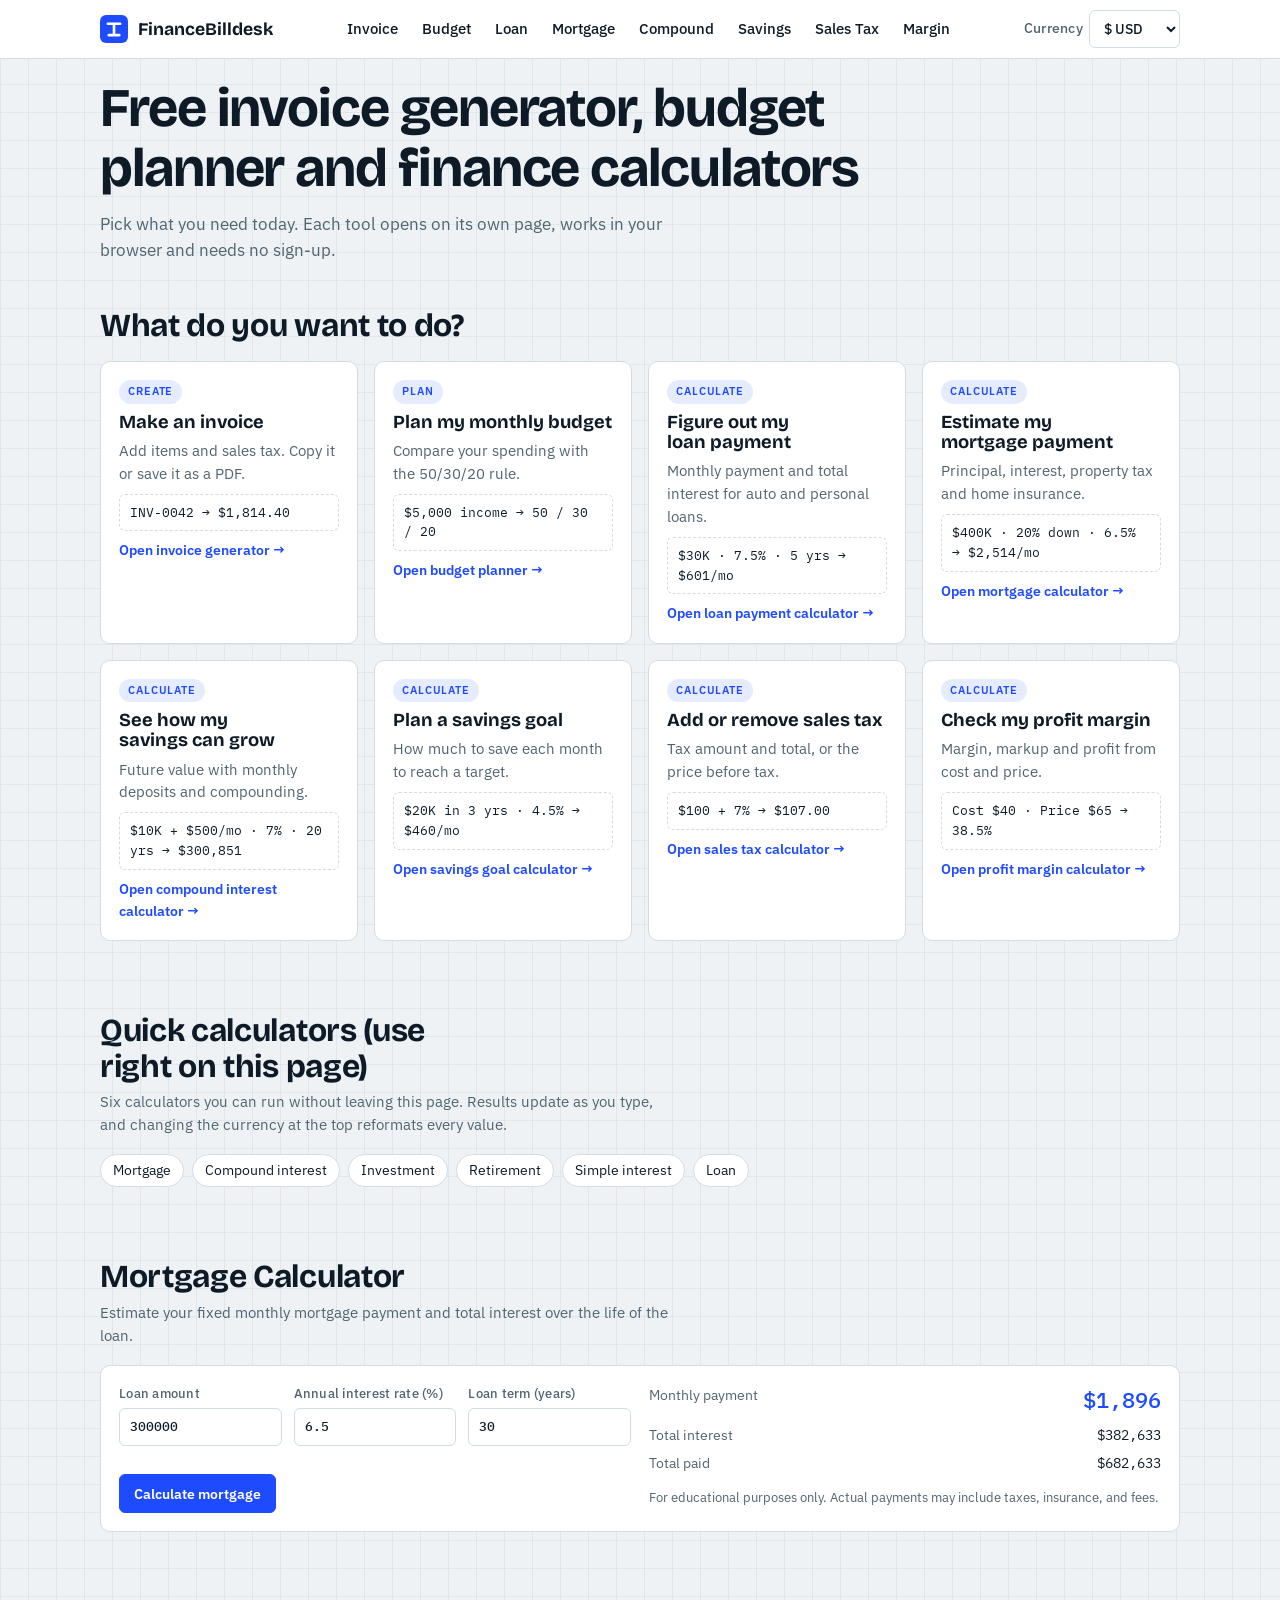
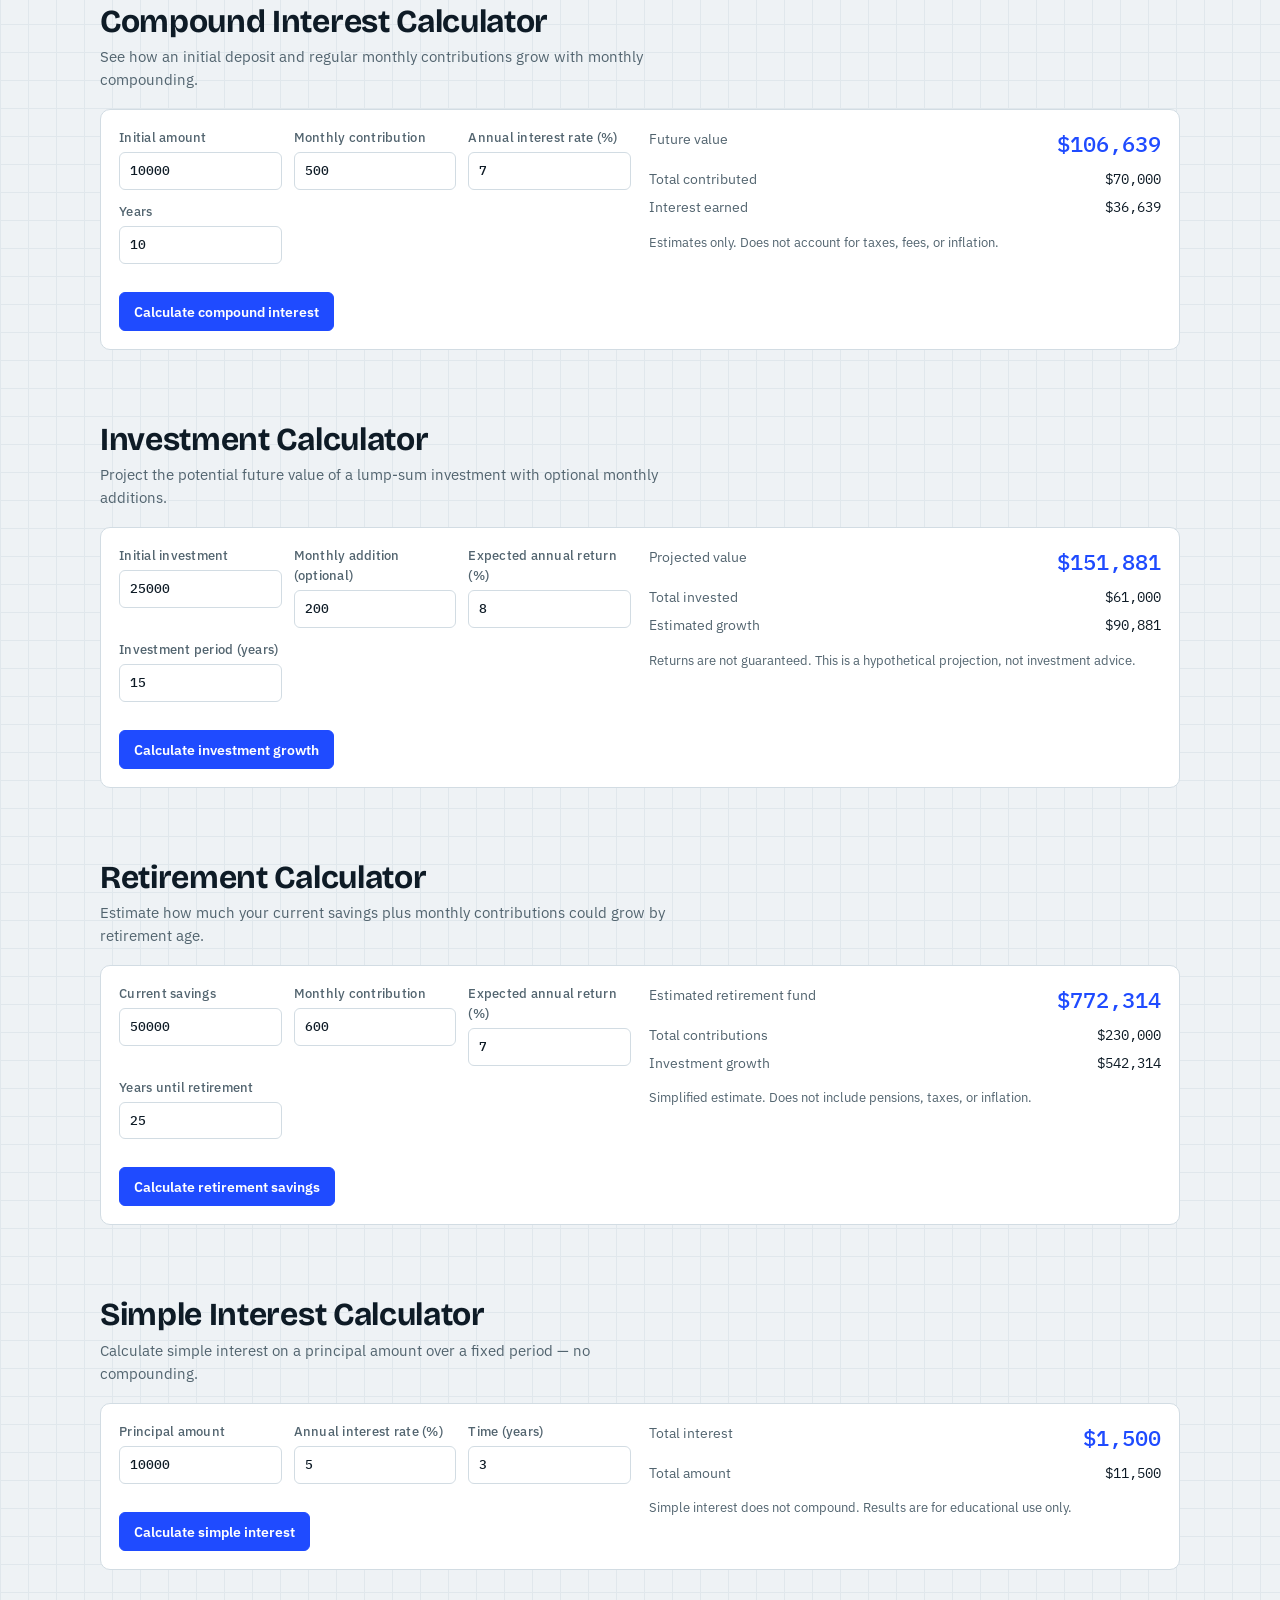
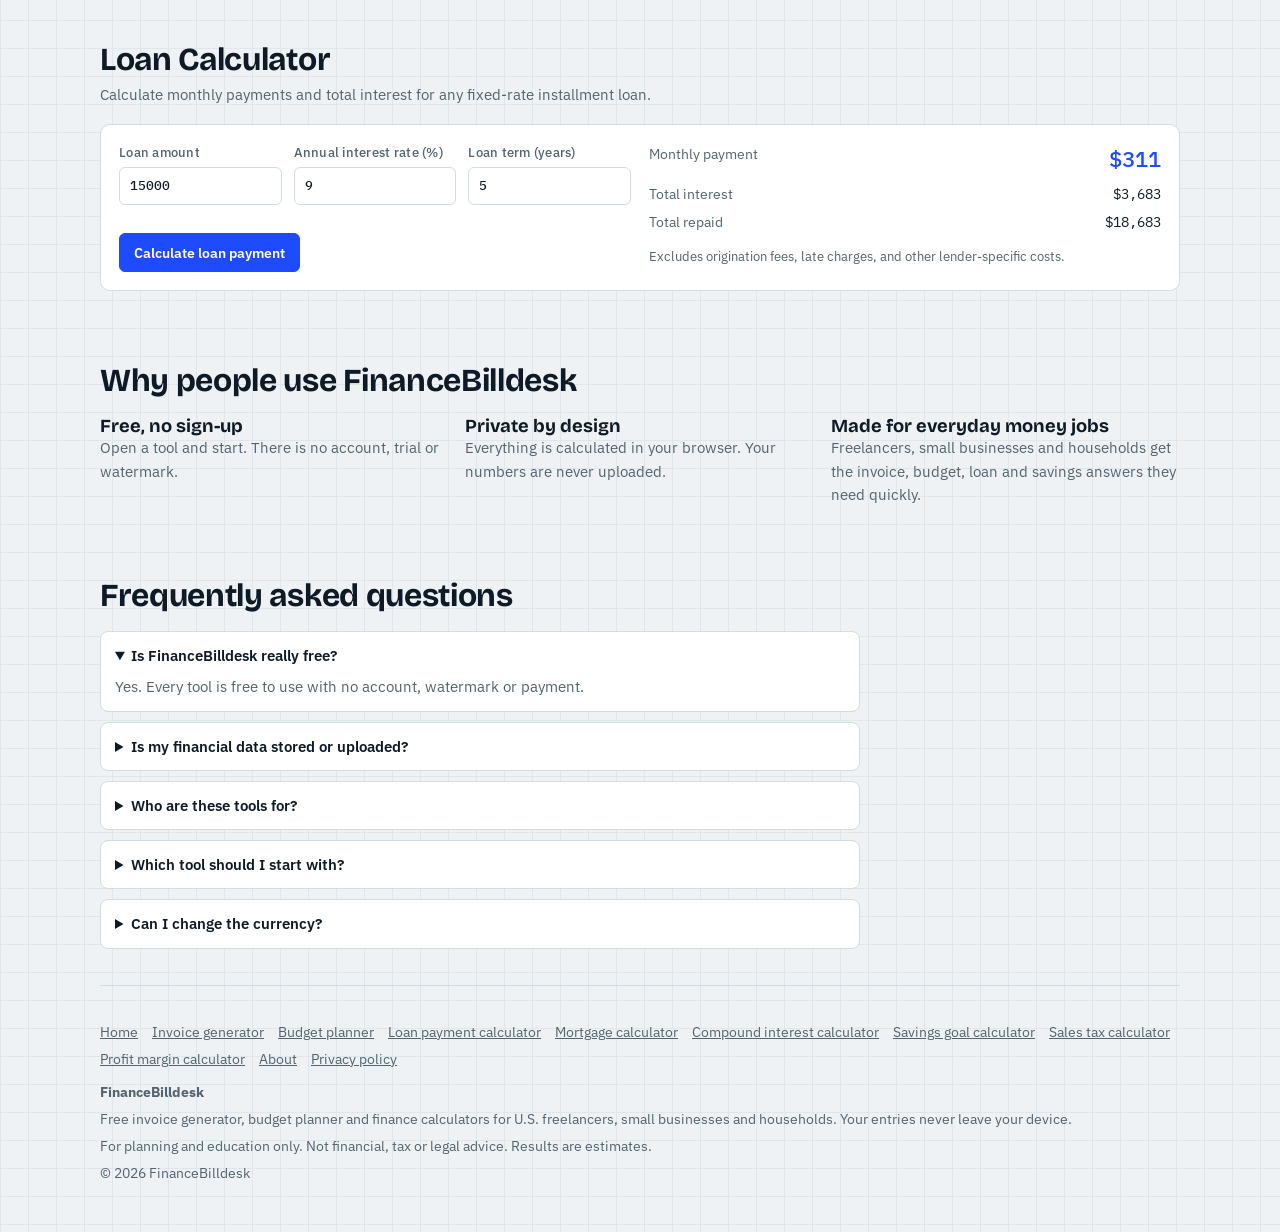
<file: index.html>
<!doctype html>
<html lang="en-US">
<head>
<meta charset="utf-8">
<meta name="viewport" content="width=device-width, initial-scale=1, viewport-fit=cover">
<title>FinanceBilldesk: Free Invoice, Budget &amp; Finance Calculators</title>
<meta name="description" content="Free invoice generator, 50/30/20 budget planner and finance calculators for loans, mortgages, compound interest, savings goals, sales tax and profit margin. No sign-up.">
<meta name="robots" content="index, follow, max-image-preview:large">
<link rel="canonical" href="https://www.financebilldesk.com/">
<link rel="alternate" hreflang="en-us" href="https://www.financebilldesk.com/">
<link rel="alternate" hreflang="x-default" href="https://www.financebilldesk.com/">
<meta name="theme-color" content="#1F4BFF">
<meta property="og:type" content="website">
<meta property="og:locale" content="en_US">
<meta property="og:title" content="FinanceBilldesk: Free Invoice, Budget &amp; Finance Calculators">
<meta property="og:description" content="Free invoice generator, 50/30/20 budget planner and finance calculators for loans, mortgages, compound interest, savings goals, sales tax and profit margin. No sign-up.">
<meta property="og:url" content="https://www.financebilldesk.com/">
<meta property="og:site_name" content="FinanceBilldesk">
<meta name="twitter:card" content="summary">
<meta name="twitter:title" content="FinanceBilldesk: Free Invoice, Budget &amp; Finance Calculators">
<meta name="twitter:description" content="Free invoice generator, 50/30/20 budget planner and finance calculators for loans, mortgages, compound interest, savings goals, sales tax and profit margin. No sign-up.">
<link rel="icon" href="data:image/svg+xml,%3Csvg xmlns='http://www.w3.org/2000/svg' viewBox='0 0 32 32'%3E%3Crect width='32' height='32' rx='7' fill='%231F4BFF'/%3E%3Cpath d='M9 10h14M16 10v13M10 23h12' stroke='white' stroke-width='3' stroke-linecap='round' fill='none'/%3E%3C/svg%3E">
<link rel="preconnect" href="https://fonts.googleapis.com">
<link rel="preconnect" href="https://fonts.gstatic.com" crossorigin>
<link rel="stylesheet" href="https://fonts.googleapis.com/css2?family=Bricolage+Grotesque:opsz,wght@12..96,500;12..96,700&family=IBM+Plex+Sans:wght@400;500;600&family=IBM+Plex+Mono:wght@400;500&display=swap">
<link rel="stylesheet" href="styles.css">
<script async src="https://pagead2.googlesyndication.com/pagead/js/adsbygoogle.js?client=ca-pub-6484114404141398" crossorigin="anonymous"></script>
<script type="application/ld+json">
{
  "@context": "https://schema.org",
  "@graph": [
    { "@type": "Organization", "@id": "https://www.financebilldesk.com/#org", "name": "FinanceBilldesk", "url": "https://www.financebilldesk.com/", "areaServed": { "@type": "Country", "name": "United States" } },
    { "@type": "WebSite", "@id": "https://www.financebilldesk.com/#website", "url": "https://www.financebilldesk.com/", "name": "FinanceBilldesk", "description": "Free invoice generator, 50/30/20 budget planner and finance calculators for loans, mortgages, compound interest, savings goals, sales tax and profit margin. No sign-up.", "inLanguage": "en-US", "publisher": { "@id": "https://www.financebilldesk.com/#org" } },
    { "@type": "ItemList", "name": "FinanceBilldesk tools", "itemListElement": [
      { "@type": "ListItem", "position": 1, "name": "Free Invoice Generator", "url": "https://www.financebilldesk.com/invoice-generator.html" },
      { "@type": "ListItem", "position": 2, "name": "50/30/20 Budget Calculator", "url": "https://www.financebilldesk.com/budget-planner.html" },
      { "@type": "ListItem", "position": 3, "name": "Loan Payment Calculator", "url": "https://www.financebilldesk.com/loan-payment-calculator.html" },
      { "@type": "ListItem", "position": 4, "name": "Mortgage Calculator", "url": "https://www.financebilldesk.com/mortgage-calculator.html" },
      { "@type": "ListItem", "position": 5, "name": "Compound Interest Calculator", "url": "https://www.financebilldesk.com/compound-interest-calculator.html" },
      { "@type": "ListItem", "position": 6, "name": "Savings Goal Calculator", "url": "https://www.financebilldesk.com/savings-goal-calculator.html" },
      { "@type": "ListItem", "position": 7, "name": "Sales Tax Calculator", "url": "https://www.financebilldesk.com/sales-tax-calculator.html" },
      { "@type": "ListItem", "position": 8, "name": "Profit Margin & Markup Calculator", "url": "https://www.financebilldesk.com/profit-margin-calculator.html" }
    ]}
  ]
}
</script>

<!-- Tiny scoped rule: only affects new inline calculator result cards.
     Uses [id^="calc-"] so it can never touch any existing section. -->
<style>
  [id^="calc-"] .card:last-child .res { border-top: 0; padding-top: 0; }
</style>
</head>
<body>

<header class="bar noprint"><div class="wrap">
<a class="brand" href="index.html" aria-label="FinanceBilldesk home"><svg viewBox="0 0 32 32" aria-hidden="true"><rect width="32" height="32" rx="7" fill="var(--accent)"/><path d="M9 10h14M16 10v13M10 23h12" stroke="var(--accent-ink)" stroke-width="3" stroke-linecap="round" fill="none"/></svg>FinanceBilldesk</a>
<nav aria-label="Tools"><a href="invoice-generator.html">Invoice</a><a href="budget-planner.html">Budget</a><a href="loan-payment-calculator.html">Loan</a><a href="mortgage-calculator.html">Mortgage</a><a href="compound-interest-calculator.html">Compound</a><a href="savings-goal-calculator.html">Savings</a><a href="sales-tax-calculator.html">Sales Tax</a><a href="profit-margin-calculator.html">Margin</a></nav>
<label class="cur" for="currency" style="flex-direction:row">Currency
<select id="currency" aria-label="Currency"><option value="USD" selected>$ USD</option><option value="CAD">C$ CAD</option><option value="GBP">£ GBP</option><option value="EUR">€ EUR</option><option value="AUD">A$ AUD</option><option value="INR">₹ INR</option><option value="AED">AED</option><option value="SGD">S$ SGD</option></select></label>
</div></header>

<main class="wrap" id="top">

<aside class="ad-slot noprint" data-slot="banner" aria-label="Advertisement"><div class="ad-label">Advertisement</div><div class="ad-box"></div></aside>

<div class="page-head" style="padding-top:20px"><h1>Free invoice generator, budget planner and finance calculators</h1><p>Pick what you need today. Each tool opens on its own page, works in your browser and needs no sign-up.</p></div>

<section class="tool" aria-labelledby="h-opts"><div class="sec-head"><h2 id="h-opts">What do you want to do?</h2></div>
<div class="opts"><a class="opt" href="invoice-generator.html"><span class="tag">Create</span><h3>Make an invoice</h3><p>Add items and sales tax. Copy it or save it as a PDF.</p><span class="ex">INV-0042 → $1,814.40</span><span class="go">Open invoice generator →</span></a>
<a class="opt" href="budget-planner.html"><span class="tag">Plan</span><h3>Plan my monthly budget</h3><p>Compare your spending with the 50/30/20 rule.</p><span class="ex">$5,000 income → 50 / 30 / 20</span><span class="go">Open budget planner →</span></a>
<a class="opt" href="loan-payment-calculator.html"><span class="tag">Calculate</span><h3>Figure out my loan payment</h3><p>Monthly payment and total interest for auto and personal loans.</p><span class="ex">$30K · 7.5% · 5 yrs → $601/mo</span><span class="go">Open loan payment calculator →</span></a>
<a class="opt" href="mortgage-calculator.html"><span class="tag">Calculate</span><h3>Estimate my mortgage payment</h3><p>Principal, interest, property tax and home insurance.</p><span class="ex">$400K · 20% down · 6.5% → $2,514/mo</span><span class="go">Open mortgage calculator →</span></a>
<a class="opt" href="compound-interest-calculator.html"><span class="tag">Calculate</span><h3>See how my savings can grow</h3><p>Future value with monthly deposits and compounding.</p><span class="ex">$10K + $500/mo · 7% · 20 yrs → $300,851</span><span class="go">Open compound interest calculator →</span></a>
<a class="opt" href="savings-goal-calculator.html"><span class="tag">Calculate</span><h3>Plan a savings goal</h3><p>How much to save each month to reach a target.</p><span class="ex">$20K in 3 yrs · 4.5% → $460/mo</span><span class="go">Open savings goal calculator →</span></a>
<a class="opt" href="sales-tax-calculator.html"><span class="tag">Calculate</span><h3>Add or remove sales tax</h3><p>Tax amount and total, or the price before tax.</p><span class="ex">$100 + 7% → $107.00</span><span class="go">Open sales tax calculator →</span></a>
<a class="opt" href="profit-margin-calculator.html"><span class="tag">Calculate</span><h3>Check my profit margin</h3><p>Margin, markup and profit from cost and price.</p><span class="ex">Cost $40 · Price $65 → 38.5%</span><span class="go">Open profit margin calculator →</span></a></div></section>

<aside class="ad-slot noprint" data-slot="mid" aria-label="Advertisement"><div class="ad-label">Advertisement</div><div class="ad-box"></div></aside>

<!-- =====================================================================
     NEW SECTION: INLINE QUICK CALCULATORS
     All class names below come from your existing styles.css.
     Nothing else on the page is changed or removed.
     ===================================================================== -->

<section class="tool" aria-labelledby="h-calc-intro">
  <div class="sec-head">
    <h2 id="h-calc-intro">Quick calculators (use right on this page)</h2>
    <p>Six calculators you can run without leaving this page. Results update as you type, and changing the currency at the top reformats every value.</p>
  </div>
  <div class="chips">
    <a class="chip" href="#calc-mortgage">Mortgage</a>
    <a class="chip" href="#calc-compound">Compound interest</a>
    <a class="chip" href="#calc-investment">Investment</a>
    <a class="chip" href="#calc-retirement">Retirement</a>
    <a class="chip" href="#calc-interest">Simple interest</a>
    <a class="chip" href="#calc-loan">Loan</a>
  </div>
</section>

<!-- Mortgage -->
<section class="tool" id="calc-mortgage" aria-labelledby="h-calc-mortgage">
  <div class="sec-head">
    <h2 id="h-calc-mortgage">Mortgage Calculator</h2>
    <p>Estimate your fixed monthly mortgage payment and total interest over the life of the loan.</p>
  </div>
  <div class="panel">
    <div class="cards">
      <div class="card">
        <div class="fields">
          <label>Loan amount<input type="number" id="fbk-m-loan" value="300000" min="0" step="1000"></label>
          <label>Annual interest rate (%)<input type="number" id="fbk-m-rate" value="6.5" min="0" step="0.01"></label>
          <label>Loan term (years)<input type="number" id="fbk-m-years" value="30" min="1" step="1"></label>
        </div>
        <div class="actions"><button class="btn primary" type="button" data-calc="mortgage">Calculate mortgage</button></div>
      </div>
      <div class="card">
        <dl class="res">
          <div class="big"><dt>Monthly payment</dt><dd id="fbk-m-payment">—</dd></div>
          <div><dt>Total interest</dt><dd id="fbk-m-interest">—</dd></div>
          <div><dt>Total paid</dt><dd id="fbk-m-total">—</dd></div>
        </dl>
        <p class="hint">For educational purposes only. Actual payments may include taxes, insurance, and fees.</p>
      </div>
    </div>
  </div>
</section>

<!-- Compound interest -->
<section class="tool" id="calc-compound" aria-labelledby="h-calc-compound">
  <div class="sec-head">
    <h2 id="h-calc-compound">Compound Interest Calculator</h2>
    <p>See how an initial deposit and regular monthly contributions grow with monthly compounding.</p>
  </div>
  <div class="panel">
    <div class="cards">
      <div class="card">
        <div class="fields">
          <label>Initial amount<input type="number" id="fbk-c-principal" value="10000" min="0" step="100"></label>
          <label>Monthly contribution<input type="number" id="fbk-c-monthly" value="500" min="0" step="50"></label>
          <label>Annual interest rate (%)<input type="number" id="fbk-c-rate" value="7" min="0" step="0.01"></label>
          <label>Years<input type="number" id="fbk-c-years" value="10" min="1" step="1"></label>
        </div>
        <div class="actions"><button class="btn primary" type="button" data-calc="compound">Calculate compound interest</button></div>
      </div>
      <div class="card">
        <dl class="res">
          <div class="big"><dt>Future value</dt><dd id="fbk-c-future">—</dd></div>
          <div><dt>Total contributed</dt><dd id="fbk-c-contributed">—</dd></div>
          <div><dt>Interest earned</dt><dd id="fbk-c-interest">—</dd></div>
        </dl>
        <p class="hint">Estimates only. Does not account for taxes, fees, or inflation.</p>
      </div>
    </div>
  </div>
</section>

<!-- Investment -->
<section class="tool" id="calc-investment" aria-labelledby="h-calc-investment">
  <div class="sec-head">
    <h2 id="h-calc-investment">Investment Calculator</h2>
    <p>Project the potential future value of a lump-sum investment with optional monthly additions.</p>
  </div>
  <div class="panel">
    <div class="cards">
      <div class="card">
        <div class="fields">
          <label>Initial investment<input type="number" id="fbk-i-principal" value="25000" min="0" step="100"></label>
          <label>Monthly addition (optional)<input type="number" id="fbk-i-monthly" value="200" min="0" step="50"></label>
          <label>Expected annual return (%)<input type="number" id="fbk-i-rate" value="8" min="0" step="0.01"></label>
          <label>Investment period (years)<input type="number" id="fbk-i-years" value="15" min="1" step="1"></label>
        </div>
        <div class="actions"><button class="btn primary" type="button" data-calc="investment">Calculate investment growth</button></div>
      </div>
      <div class="card">
        <dl class="res">
          <div class="big"><dt>Projected value</dt><dd id="fbk-i-future">—</dd></div>
          <div><dt>Total invested</dt><dd id="fbk-i-invested">—</dd></div>
          <div><dt>Estimated growth</dt><dd id="fbk-i-growth">—</dd></div>
        </dl>
        <p class="hint">Returns are not guaranteed. This is a hypothetical projection, not investment advice.</p>
      </div>
    </div>
  </div>
</section>

<!-- Retirement -->
<section class="tool" id="calc-retirement" aria-labelledby="h-calc-retirement">
  <div class="sec-head">
    <h2 id="h-calc-retirement">Retirement Calculator</h2>
    <p>Estimate how much your current savings plus monthly contributions could grow by retirement age.</p>
  </div>
  <div class="panel">
    <div class="cards">
      <div class="card">
        <div class="fields">
          <label>Current savings<input type="number" id="fbk-r-current" value="50000" min="0" step="1000"></label>
          <label>Monthly contribution<input type="number" id="fbk-r-monthly" value="600" min="0" step="50"></label>
          <label>Expected annual return (%)<input type="number" id="fbk-r-rate" value="7" min="0" step="0.01"></label>
          <label>Years until retirement<input type="number" id="fbk-r-years" value="25" min="1" step="1"></label>
        </div>
        <div class="actions"><button class="btn primary" type="button" data-calc="retirement">Calculate retirement savings</button></div>
      </div>
      <div class="card">
        <dl class="res">
          <div class="big"><dt>Estimated retirement fund</dt><dd id="fbk-r-future">—</dd></div>
          <div><dt>Total contributions</dt><dd id="fbk-r-contributed">—</dd></div>
          <div><dt>Investment growth</dt><dd id="fbk-r-growth">—</dd></div>
        </dl>
        <p class="hint">Simplified estimate. Does not include pensions, taxes, or inflation.</p>
      </div>
    </div>
  </div>
</section>

<!-- Simple interest -->
<section class="tool" id="calc-interest" aria-labelledby="h-calc-interest">
  <div class="sec-head">
    <h2 id="h-calc-interest">Simple Interest Calculator</h2>
    <p>Calculate simple interest on a principal amount over a fixed period — no compounding.</p>
  </div>
  <div class="panel">
    <div class="cards">
      <div class="card">
        <div class="fields">
          <label>Principal amount<input type="number" id="fbk-s-principal" value="10000" min="0" step="100"></label>
          <label>Annual interest rate (%)<input type="number" id="fbk-s-rate" value="5" min="0" step="0.01"></label>
          <label>Time (years)<input type="number" id="fbk-s-years" value="3" min="0" step="0.5"></label>
        </div>
        <div class="actions"><button class="btn primary" type="button" data-calc="interest">Calculate simple interest</button></div>
      </div>
      <div class="card">
        <dl class="res">
          <div class="big"><dt>Total interest</dt><dd id="fbk-s-interest">—</dd></div>
          <div><dt>Total amount</dt><dd id="fbk-s-total">—</dd></div>
        </dl>
        <p class="hint">Simple interest does not compound. Results are for educational use only.</p>
      </div>
    </div>
  </div>
</section>

<!-- Loan -->
<section class="tool" id="calc-loan" aria-labelledby="h-calc-loan">
  <div class="sec-head">
    <h2 id="h-calc-loan">Loan Calculator</h2>
    <p>Calculate monthly payments and total interest for any fixed-rate installment loan.</p>
  </div>
  <div class="panel">
    <div class="cards">
      <div class="card">
        <div class="fields">
          <label>Loan amount<input type="number" id="fbk-l-amount" value="15000" min="0" step="500"></label>
          <label>Annual interest rate (%)<input type="number" id="fbk-l-rate" value="9" min="0" step="0.01"></label>
          <label>Loan term (years)<input type="number" id="fbk-l-years" value="5" min="1" step="1"></label>
        </div>
        <div class="actions"><button class="btn primary" type="button" data-calc="loan">Calculate loan payment</button></div>
      </div>
      <div class="card">
        <dl class="res">
          <div class="big"><dt>Monthly payment</dt><dd id="fbk-l-payment">—</dd></div>
          <div><dt>Total interest</dt><dd id="fbk-l-interest">—</dd></div>
          <div><dt>Total repaid</dt><dd id="fbk-l-total">—</dd></div>
        </dl>
        <p class="hint">Excludes origination fees, late charges, and other lender-specific costs.</p>
      </div>
    </div>
  </div>
</section>

<!-- ================== /NEW SECTION ================== -->

<section class="tool" aria-labelledby="h-why"><div class="sec-head"><h2 id="h-why">Why people use FinanceBilldesk</h2></div>
<div class="why"><div><h3>Free, no sign-up</h3><p>Open a tool and start. There is no account, trial or watermark.</p></div><div><h3>Private by design</h3><p>Everything is calculated in your browser. Your numbers are never uploaded.</p></div><div><h3>Made for everyday money jobs</h3><p>Freelancers, small businesses and households get the invoice, budget, loan and savings answers they need quickly.</p></div></div></section>

<section class="tool" aria-labelledby="h-faq"><div class="sec-head"><h2 id="h-faq">Frequently asked questions</h2></div><div class="faq"><details open><summary>Is FinanceBilldesk really free?</summary><p>Yes. Every tool is free to use with no account, watermark or payment.</p></details>
<details><summary>Is my financial data stored or uploaded?</summary><p>No. Every calculation runs inside your browser and nothing you type is sent to a server.</p></details>
<details><summary>Who are these tools for?</summary><p>They are built for U.S. freelancers, contractors, small business owners and households who need a quick invoice, budget or loan, mortgage and savings estimate.</p></details>
<details><summary>Which tool should I start with?</summary><p>Use the invoice generator to bill a client, the budget planner to organize monthly spending, and the loan, mortgage, compound interest, savings goal, sales tax and margin calculators for quick answers.</p></details>
<details><summary>Can I change the currency?</summary><p>Yes. Pick a currency from the selector at the top of any page. U.S. dollars are the default, and your choice is remembered as you move between tools.</p></details></div></section>

<aside class="ad-slot noprint" data-slot="bottom" aria-label="Advertisement"><div class="ad-label">Advertisement</div><div class="ad-box"></div></aside>

</main>

<footer class="wrap noprint"><div class="flinks"><a href="index.html">Home</a><a href="invoice-generator.html">Invoice generator</a><a href="budget-planner.html">Budget planner</a><a href="loan-payment-calculator.html">Loan payment calculator</a><a href="mortgage-calculator.html">Mortgage calculator</a><a href="compound-interest-calculator.html">Compound interest calculator</a><a href="savings-goal-calculator.html">Savings goal calculator</a><a href="sales-tax-calculator.html">Sales tax calculator</a><a href="profit-margin-calculator.html">Profit margin calculator</a><a href="about.html">About</a><a href="privacy-policy.html">Privacy policy</a></div><strong>FinanceBilldesk</strong><span>Free invoice generator, budget planner and finance calculators for U.S. freelancers, small businesses and households. Your entries never leave your device.</span><span>For planning and education only. Not financial, tax or legal advice. Results are estimates.</span><span>© 2026 FinanceBilldesk</span></footer>

<script src="ads-config.js"></script>
<script src="ads.js"></script>
<script src="app.js"></script>

<!-- Inline calculator logic — isolated IIFE, cannot conflict with app.js -->
<script>
(function () {
  'use strict';

  var locales = {
    USD: 'en-US', CAD: 'en-CA', GBP: 'en-GB', EUR: 'en-IE',
    AUD: 'en-AU', INR: 'en-IN', AED: 'en-AE', SGD: 'en-SG'
  };

  function getCur() {
    var el = document.getElementById('currency');
    return el ? el.value : 'USD';
  }

  function fmt(n) {
    if (typeof n !== 'number' || !isFinite(n)) n = 0;
    var code = getCur();
    var loc = locales[code] || 'en-US';
    try {
      return new Intl.NumberFormat(loc, { style: 'currency', currency: code, maximumFractionDigits: 0 }).format(n);
    } catch (e) {
      return code + ' ' + Math.round(n).toLocaleString();
    }
  }

  function num(id) {
    var el = document.getElementById(id);
    if (!el) return 0;
    var v = parseFloat(el.value);
    return isFinite(v) ? v : 0;
  }

  function setText(id, txt) {
    var el = document.getElementById(id);
    if (el) el.textContent = txt;
  }

  function calcMortgage() {
    var L = num('fbk-m-loan');
    var c = num('fbk-m-rate') / 100 / 12;
    var n = num('fbk-m-years') * 12;
    var pay = 0, total = 0, interest = 0;
    if (L > 0 && n > 0) {
      if (c === 0) { pay = L / n; total = L; interest = 0; }
      else {
        var f = Math.pow(1 + c, n);
        pay = L * (c * f) / (f - 1);
        total = pay * n;
        interest = total - L;
      }
    }
    setText('fbk-m-payment', fmt(pay));
    setText('fbk-m-interest', fmt(interest));
    setText('fbk-m-total', fmt(total));
  }

  function calcCompound() {
    var P = num('fbk-c-principal');
    var PMT = num('fbk-c-monthly');
    var r = num('fbk-c-rate') / 100;
    var t = num('fbk-c-years');
    var i = r / 12, N = 12 * t;
    var fvLump = N > 0 ? P * Math.pow(1 + i, N) : P;
    var fvContrib = 0;
    if (PMT > 0 && N > 0) {
      fvContrib = i === 0 ? PMT * N : PMT * ((Math.pow(1 + i, N) - 1) / i);
    }
    var future = fvLump + fvContrib;
    var contributed = P + PMT * N;
    setText('fbk-c-future', fmt(future));
    setText('fbk-c-contributed', fmt(contributed));
    setText('fbk-c-interest', fmt(future - contributed));
  }

  function calcInvestment() {
    var P = num('fbk-i-principal');
    var PMT = num('fbk-i-monthly');
    var r = num('fbk-i-rate') / 100;
    var t = num('fbk-i-years');
    var i = r / 12, N = 12 * t;
    var fvLump = N > 0 ? P * Math.pow(1 + i, N) : P;
    var fvContrib = 0;
    if (PMT > 0 && N > 0) {
      fvContrib = i === 0 ? PMT * N : PMT * ((Math.pow(1 + i, N) - 1) / i);
    }
    var future = fvLump + fvContrib;
    var invested = P + PMT * N;
    setText('fbk-i-future', fmt(future));
    setText('fbk-i-invested', fmt(invested));
    setText('fbk-i-growth', fmt(future - invested));
  }

  function calcRetirement() {
    var P = num('fbk-r-current');
    var PMT = num('fbk-r-monthly');
    var r = num('fbk-r-rate') / 100;
    var t = num('fbk-r-years');
    var i = r / 12, N = 12 * t;
    var fvLump = N > 0 ? P * Math.pow(1 + i, N) : P;
    var fvContrib = 0;
    if (PMT > 0 && N > 0) {
      fvContrib = i === 0 ? PMT * N : PMT * ((Math.pow(1 + i, N) - 1) / i);
    }
    var future = fvLump + fvContrib;
    var contributed = P + PMT * N;
    setText('fbk-r-future', fmt(future));
    setText('fbk-r-contributed', fmt(contributed));
    setText('fbk-r-growth', fmt(future - contributed));
  }

  function calcSimpleInterest() {
    var P = num('fbk-s-principal');
    var r = num('fbk-s-rate') / 100;
    var t = num('fbk-s-years');
    var interest = P * r * t;
    setText('fbk-s-interest', fmt(interest));
    setText('fbk-s-total', fmt(P + interest));
  }

  function calcLoan() {
    var L = num('fbk-l-amount');
    var c = num('fbk-l-rate') / 100 / 12;
    var n = num('fbk-l-years') * 12;
    var pay = 0, total = 0, interest = 0;
    if (L > 0 && n > 0) {
      if (c === 0) { pay = L / n; total = L; interest = 0; }
      else {
        var f = Math.pow(1 + c, n);
        pay = L * (c * f) / (f - 1);
        total = pay * n;
        interest = total - L;
      }
    }
    setText('fbk-l-payment', fmt(pay));
    setText('fbk-l-interest', fmt(interest));
    setText('fbk-l-total', fmt(total));
  }

  var calculators = {
    mortgage: calcMortgage,
    compound: calcCompound,
    investment: calcInvestment,
    retirement: calcRetirement,
    interest: calcSimpleInterest,
    loan: calcLoan
  };

  function calcAll() {
    for (var k in calculators) {
      try { calculators[k](); } catch (e) {}
    }
  }

  // Buttons
  var btns = document.querySelectorAll('[data-calc]');
  for (var b = 0; b < btns.length; b++) {
    (function (btn) {
      btn.addEventListener('click', function () {
        var key = btn.getAttribute('data-calc');
        if (calculators[key]) calculators[key]();
      });
    })(btns[b]);
  }

  // Live update on input inside each calculator section
  for (var s in calculators) {
    var sec = document.getElementById('calc-' + s);
    if (!sec) continue;
    (function (fn, section) {
      var inputs = section.querySelectorAll('input');
      for (var x = 0; x < inputs.length; x++) {
        inputs[x].addEventListener('input', fn);
      }
    })(calculators[s], sec);
  }

  // Reformat on currency change (additive; app.js may also listen — no conflict)
  var cur = document.getElementById('currency');
  if (cur) cur.addEventListener('change', calcAll);

  // Initial run (defers if DOM not ready)
  if (document.readyState === 'loading') {
    document.addEventListener('DOMContentLoaded', calcAll);
  } else {
    calcAll();
  }
})();
</script>

</body>
</html>
</file>
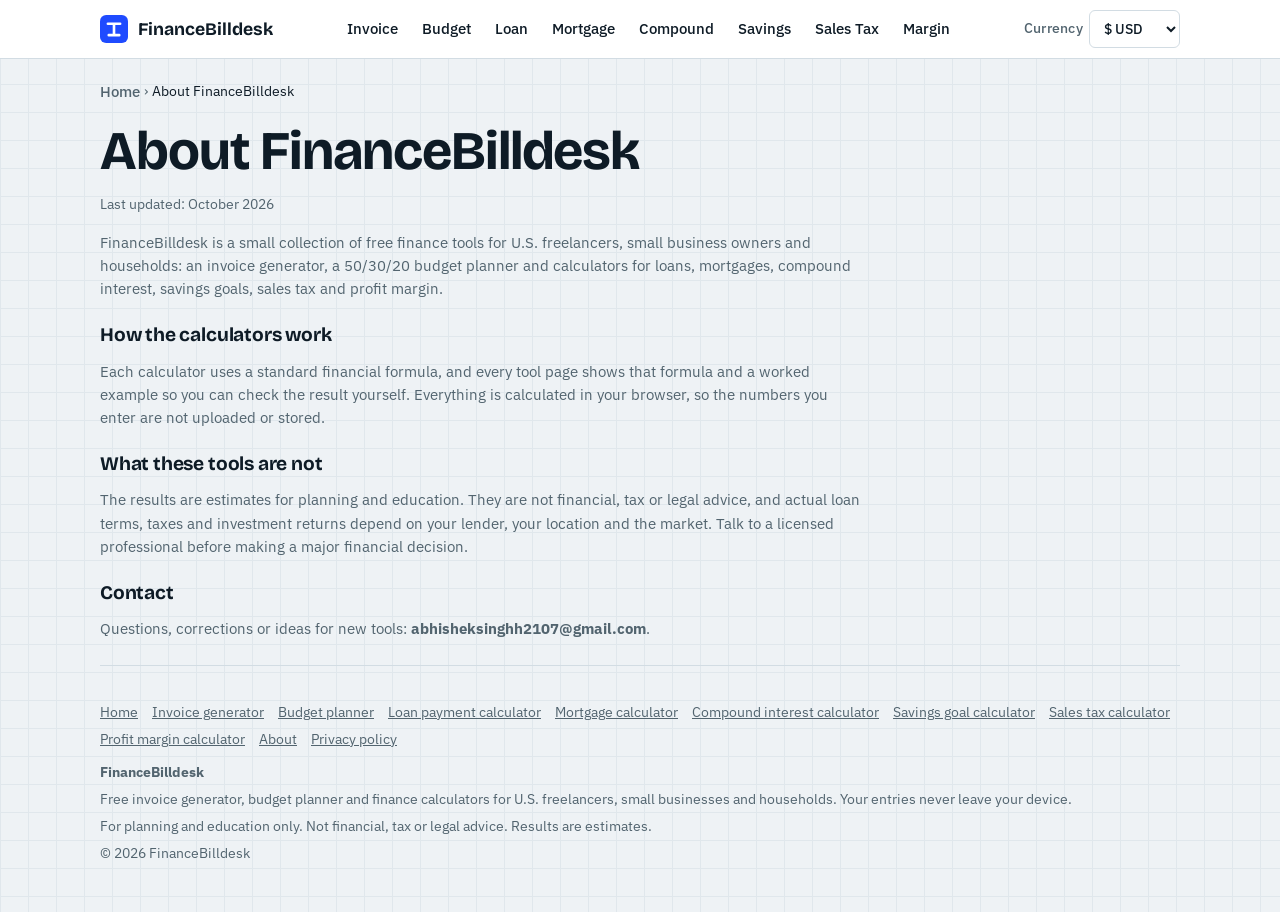
<file: about.html>
<!doctype html>
<html lang="en-US">
<head>
<meta charset="utf-8">
<meta name="viewport" content="width=device-width, initial-scale=1, viewport-fit=cover">
<title>About FinanceBilldesk | Free Finance Tools</title>
<meta name="description" content="About FinanceBilldesk, a free set of invoice, budget and finance calculators for U.S. freelancers, small businesses and households.">
<meta name="robots" content="index, follow, max-image-preview:large">
<link rel="canonical" href="https://www.financebilldesk.com/about.html">
<link rel="alternate" hreflang="en-us" href="https://www.financebilldesk.com/about.html">
<link rel="alternate" hreflang="x-default" href="https://www.financebilldesk.com/about.html">
<meta name="theme-color" content="#1F4BFF">
<meta property="og:type" content="website">
<meta property="og:locale" content="en_US">
<meta property="og:title" content="About FinanceBilldesk | Free Finance Tools">
<meta property="og:description" content="About FinanceBilldesk, a free set of invoice, budget and finance calculators for U.S. freelancers, small businesses and households.">
<meta property="og:url" content="https://www.financebilldesk.com/about.html">
<meta property="og:site_name" content="FinanceBilldesk">
<meta name="twitter:card" content="summary">
<meta name="twitter:title" content="About FinanceBilldesk | Free Finance Tools">
<meta name="twitter:description" content="About FinanceBilldesk, a free set of invoice, budget and finance calculators for U.S. freelancers, small businesses and households.">
<link rel="icon" href="data:image/svg+xml,%3Csvg xmlns='http://www.w3.org/2000/svg' viewBox='0 0 32 32'%3E%3Crect width='32' height='32' rx='7' fill='%231F4BFF'/%3E%3Cpath d='M9 10h14M16 10v13M10 23h12' stroke='white' stroke-width='3' stroke-linecap='round' fill='none'/%3E%3C/svg%3E">
<link rel="preconnect" href="https://fonts.googleapis.com">
<link rel="preconnect" href="https://fonts.gstatic.com" crossorigin>
<link rel="stylesheet" href="https://fonts.googleapis.com/css2?family=Bricolage+Grotesque:opsz,wght@12..96,500;12..96,700&family=IBM+Plex+Sans:wght@400;500;600&family=IBM+Plex+Mono:wght@400;500&display=swap">
<link rel="stylesheet" href="styles.css">
<script async src="https://pagead2.googlesyndication.com/pagead/js/adsbygoogle.js?client=ca-pub-6484114404141398" crossorigin="anonymous"></script>
<script type="application/ld+json">
{
  "@context": "https://schema.org",
  "@graph": [
    {
      "@type": "Organization",
      "@id": "https://www.financebilldesk.com/#org",
      "name": "FinanceBilldesk",
      "url": "https://www.financebilldesk.com/",
      "areaServed": {
        "@type": "Country",
        "name": "United States"
      }
    },
    {
      "@type": "AboutPage",
      "name": "About FinanceBilldesk",
      "url": "https://www.financebilldesk.com/about.html",
      "inLanguage": "en-US"
    }
  ]
}
</script>
</head>
<body>
<header class="bar noprint"><div class="wrap">
<a class="brand" href="index.html" aria-label="FinanceBilldesk home"><svg viewBox="0 0 32 32" aria-hidden="true"><rect width="32" height="32" rx="7" fill="var(--accent)"/><path d="M9 10h14M16 10v13M10 23h12" stroke="var(--accent-ink)" stroke-width="3" stroke-linecap="round" fill="none"/></svg>FinanceBilldesk</a>
<nav aria-label="Tools"><a href="invoice-generator.html">Invoice</a><a href="budget-planner.html">Budget</a><a href="loan-payment-calculator.html">Loan</a><a href="mortgage-calculator.html">Mortgage</a><a href="compound-interest-calculator.html">Compound</a><a href="savings-goal-calculator.html">Savings</a><a href="sales-tax-calculator.html">Sales Tax</a><a href="profit-margin-calculator.html">Margin</a></nav>
<label class="cur" for="currency" style="flex-direction:row">Currency
<select id="currency" aria-label="Currency"><option value="USD" selected>$ USD</option><option value="CAD">C$ CAD</option><option value="GBP">£ GBP</option><option value="EUR">€ EUR</option><option value="AUD">A$ AUD</option><option value="INR">₹ INR</option><option value="AED">AED</option><option value="SGD">S$ SGD</option></select></label>
</div></header>
<main class="wrap" id="top">
<nav class="crumbs" aria-label="Breadcrumb"><a href="index.html">Home</a> › <span aria-current="page">About FinanceBilldesk</span></nav>
<div class="page-head"><h1>About FinanceBilldesk</h1><span class="updated">Last updated: October 2026</span></div>
<div class="legal">
<p>FinanceBilldesk is a small collection of free finance tools for U.S. freelancers, small business owners and households: an invoice generator, a 50/30/20 budget planner and calculators for loans, mortgages, compound interest, savings goals, sales tax and profit margin.</p><h2>How the calculators work</h2><p>Each calculator uses a standard financial formula, and every tool page shows that formula and a worked example so you can check the result yourself. Everything is calculated in your browser, so the numbers you enter are not uploaded or stored.</p><h2>What these tools are not</h2><p>The results are estimates for planning and education. They are not financial, tax or legal advice, and actual loan terms, taxes and investment returns depend on your lender, your location and the market. Talk to a licensed professional before making a major financial decision.</p><h2>Contact</h2><p>Questions, corrections or ideas for new tools: <strong>abhisheksinghh2107@gmail.com</strong>.</p>
</div>
</main>
<footer class="wrap noprint"><div class="flinks"><a href="index.html">Home</a><a href="invoice-generator.html">Invoice generator</a><a href="budget-planner.html">Budget planner</a><a href="loan-payment-calculator.html">Loan payment calculator</a><a href="mortgage-calculator.html">Mortgage calculator</a><a href="compound-interest-calculator.html">Compound interest calculator</a><a href="savings-goal-calculator.html">Savings goal calculator</a><a href="sales-tax-calculator.html">Sales tax calculator</a><a href="profit-margin-calculator.html">Profit margin calculator</a><a href="about.html">About</a><a href="privacy-policy.html">Privacy policy</a></div><strong>FinanceBilldesk</strong><span>Free invoice generator, budget planner and finance calculators for U.S. freelancers, small businesses and households. Your entries never leave your device.</span><span>For planning and education only. Not financial, tax or legal advice. Results are estimates.</span><span>© 2026 FinanceBilldesk</span></footer>
<script src="ads-config.js"></script>
<script src="ads.js"></script>
<script src="app.js"></script>
</body>
</html>
</file>
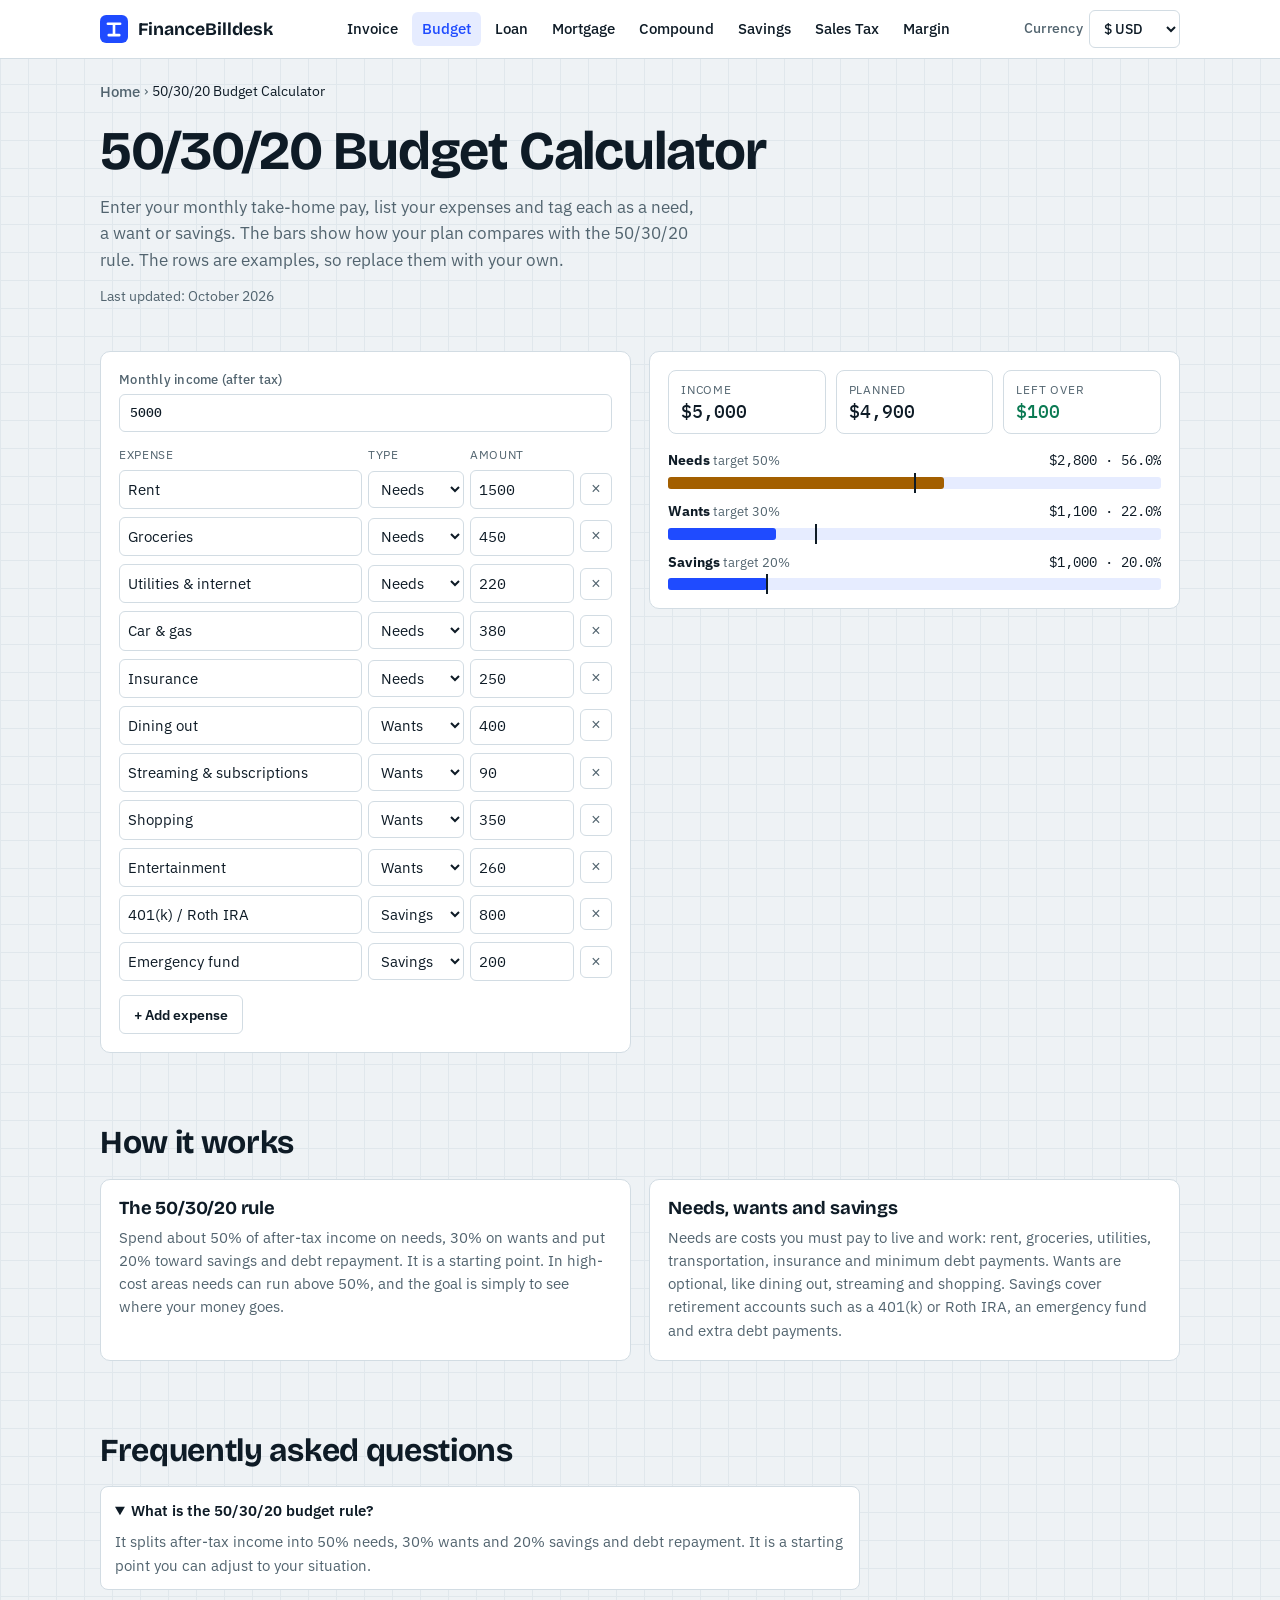
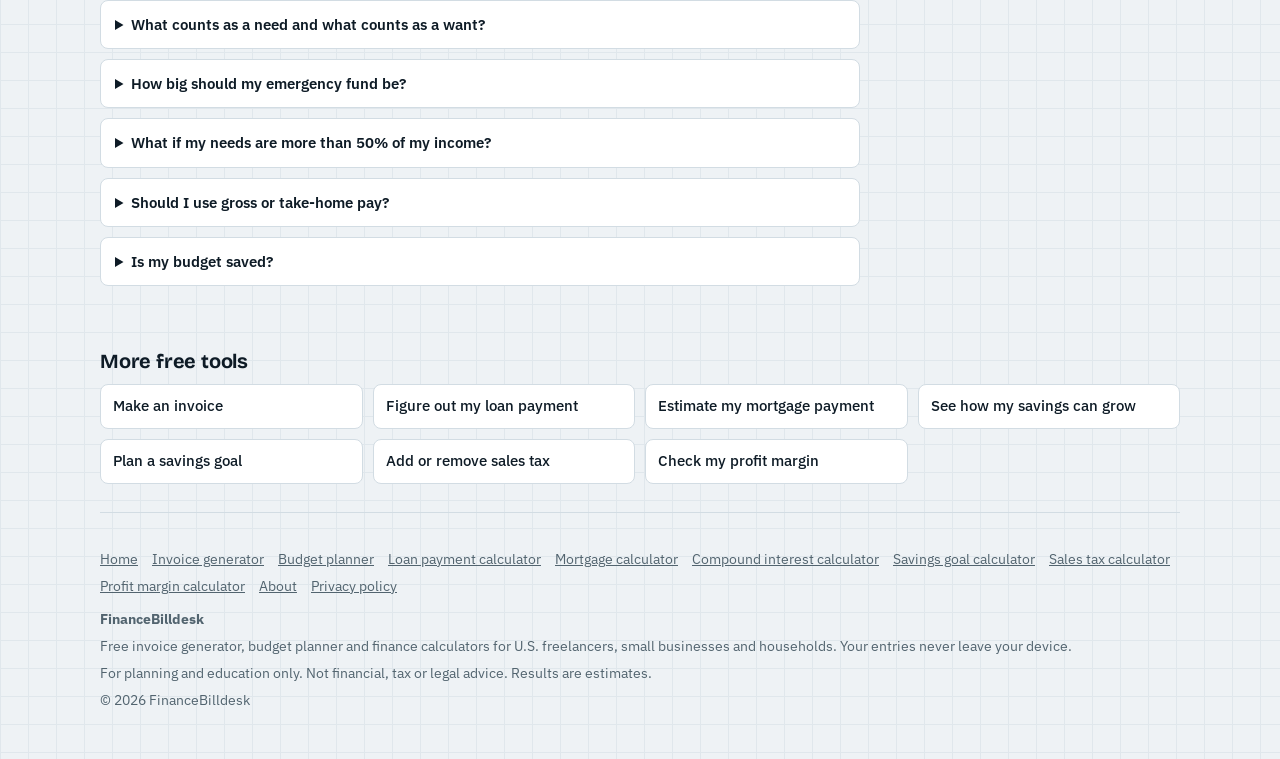
<file: budget-planner.html>
<!doctype html>
<html lang="en-US">
<head>
<meta charset="utf-8">
<meta name="viewport" content="width=device-width, initial-scale=1, viewport-fit=cover">
<title>50/30/20 Budget Calculator &amp; Planner | FinanceBilldesk</title>
<meta name="description" content="Plan your monthly budget with the 50/30/20 rule. Enter your take-home pay and expenses, tag each as a need, want or savings, and see how you compare. Free and private.">
<meta name="robots" content="index, follow, max-image-preview:large">
<link rel="canonical" href="https://www.financebilldesk.com/budget-planner.html">
<link rel="alternate" hreflang="en-us" href="https://www.financebilldesk.com/budget-planner.html">
<link rel="alternate" hreflang="x-default" href="https://www.financebilldesk.com/budget-planner.html">
<meta name="theme-color" content="#1F4BFF">
<meta property="og:type" content="website">
<meta property="og:locale" content="en_US">
<meta property="og:title" content="50/30/20 Budget Calculator &amp; Planner | FinanceBilldesk">
<meta property="og:description" content="Plan your monthly budget with the 50/30/20 rule. Enter your take-home pay and expenses, tag each as a need, want or savings, and see how you compare. Free and private.">
<meta property="og:url" content="https://www.financebilldesk.com/budget-planner.html">
<meta property="og:site_name" content="FinanceBilldesk">
<meta name="twitter:card" content="summary">
<meta name="twitter:title" content="50/30/20 Budget Calculator &amp; Planner | FinanceBilldesk">
<meta name="twitter:description" content="Plan your monthly budget with the 50/30/20 rule. Enter your take-home pay and expenses, tag each as a need, want or savings, and see how you compare. Free and private.">
<link rel="icon" href="data:image/svg+xml,%3Csvg xmlns='http://www.w3.org/2000/svg' viewBox='0 0 32 32'%3E%3Crect width='32' height='32' rx='7' fill='%231F4BFF'/%3E%3Cpath d='M9 10h14M16 10v13M10 23h12' stroke='white' stroke-width='3' stroke-linecap='round' fill='none'/%3E%3C/svg%3E">
<link rel="preconnect" href="https://fonts.googleapis.com">
<link rel="preconnect" href="https://fonts.gstatic.com" crossorigin>
<link rel="stylesheet" href="https://fonts.googleapis.com/css2?family=Bricolage+Grotesque:opsz,wght@12..96,500;12..96,700&family=IBM+Plex+Sans:wght@400;500;600&family=IBM+Plex+Mono:wght@400;500&display=swap">
<link rel="stylesheet" href="styles.css">
<script async src="https://pagead2.googlesyndication.com/pagead/js/adsbygoogle.js?client=ca-pub-6484114404141398" crossorigin="anonymous"></script>
<script type="application/ld+json">
{
  "@context": "https://schema.org",
  "@graph": [
    {
      "@type": "Organization",
      "@id": "https://www.financebilldesk.com/#org",
      "name": "FinanceBilldesk",
      "url": "https://www.financebilldesk.com/",
      "areaServed": {
        "@type": "Country",
        "name": "United States"
      }
    },
    {
      "@type": "WebApplication",
      "name": "50/30/20 Budget Calculator",
      "url": "https://www.financebilldesk.com/budget-planner.html",
      "description": "Monthly budget planner based on the 50/30/20 rule.",
      "inLanguage": "en-US",
      "applicationCategory": "FinanceApplication",
      "operatingSystem": "Any (web browser)",
      "isAccessibleForFree": true,
      "countriesSupported": "US",
      "dateModified": "2026-10-06",
      "offers": {
        "@type": "Offer",
        "price": "0",
        "priceCurrency": "USD"
      },
      "publisher": {
        "@id": "https://www.financebilldesk.com/#org"
      },
      "isPartOf": {
        "@type": "WebSite",
        "name": "FinanceBilldesk",
        "url": "https://www.financebilldesk.com/"
      }
    },
    {
      "@type": "FAQPage",
      "mainEntity": [
        {
          "@type": "Question",
          "name": "What is the 50/30/20 budget rule?",
          "acceptedAnswer": {
            "@type": "Answer",
            "text": "It splits after-tax income into 50% needs, 30% wants and 20% savings and debt repayment. It is a starting point you can adjust to your situation."
          }
        },
        {
          "@type": "Question",
          "name": "What counts as a need and what counts as a want?",
          "acceptedAnswer": {
            "@type": "Answer",
            "text": "Needs include rent or mortgage, groceries, utilities, insurance, basic transportation and minimum debt payments. Wants include dining out, streaming, travel and shopping beyond the basics."
          }
        },
        {
          "@type": "Question",
          "name": "How big should my emergency fund be?",
          "acceptedAnswer": {
            "@type": "Answer",
            "text": "A common guideline is three to six months of essential expenses, kept in an easy-to-access account such as a high-yield savings account."
          }
        },
        {
          "@type": "Question",
          "name": "What if my needs are more than 50% of my income?",
          "acceptedAnswer": {
            "@type": "Answer",
            "text": "This is common in expensive cities. Trim wants first, look for ways to cut large fixed costs, or raise income. Saving even 10% is better than saving nothing."
          }
        },
        {
          "@type": "Question",
          "name": "Should I use gross or take-home pay?",
          "acceptedAnswer": {
            "@type": "Answer",
            "text": "Use take-home pay, the amount that reaches your bank account after taxes and payroll deductions."
          }
        },
        {
          "@type": "Question",
          "name": "Is my budget saved?",
          "acceptedAnswer": {
            "@type": "Answer",
            "text": "No. It stays in your browser and is cleared when you close or refresh the page."
          }
        }
      ]
    },
    {
      "@type": "BreadcrumbList",
      "itemListElement": [
        {
          "@type": "ListItem",
          "position": 1,
          "name": "Home",
          "item": "https://www.financebilldesk.com/"
        },
        {
          "@type": "ListItem",
          "position": 2,
          "name": "50/30/20 Budget Calculator",
          "item": "https://www.financebilldesk.com/budget-planner.html"
        }
      ]
    }
  ]
}
</script>
</head>
<body>
<header class="bar noprint"><div class="wrap">
<a class="brand" href="index.html" aria-label="FinanceBilldesk home"><svg viewBox="0 0 32 32" aria-hidden="true"><rect width="32" height="32" rx="7" fill="var(--accent)"/><path d="M9 10h14M16 10v13M10 23h12" stroke="var(--accent-ink)" stroke-width="3" stroke-linecap="round" fill="none"/></svg>FinanceBilldesk</a>
<nav aria-label="Tools"><a href="invoice-generator.html">Invoice</a><a href="budget-planner.html" aria-current="page">Budget</a><a href="loan-payment-calculator.html">Loan</a><a href="mortgage-calculator.html">Mortgage</a><a href="compound-interest-calculator.html">Compound</a><a href="savings-goal-calculator.html">Savings</a><a href="sales-tax-calculator.html">Sales Tax</a><a href="profit-margin-calculator.html">Margin</a></nav>
<label class="cur" for="currency" style="flex-direction:row">Currency
<select id="currency" aria-label="Currency"><option value="USD" selected>$ USD</option><option value="CAD">C$ CAD</option><option value="GBP">£ GBP</option><option value="EUR">€ EUR</option><option value="AUD">A$ AUD</option><option value="INR">₹ INR</option><option value="AED">AED</option><option value="SGD">S$ SGD</option></select></label>
</div></header>
<main class="wrap" id="top">
<aside class="ad-slot noprint" data-slot="banner" aria-label="Advertisement"><div class="ad-label">Advertisement</div><div class="ad-box"></div></aside>
<nav class="crumbs noprint" aria-label="Breadcrumb"><a href="index.html">Home</a> › <span aria-current="page">50/30/20 Budget Calculator</span></nav>
<div class="page-head noprint"><h1>50/30/20 Budget Calculator</h1><p>Enter your monthly take-home pay, list your expenses and tag each as a need, a want or savings. The bars show how your plan compares with the 50/30/20 rule. The rows are examples, so replace them with your own.</p><span class="updated">Last updated: October 2026</span></div>
<section class="tool" id="budget" aria-label="Budget planner">
<div class="grid2">
<div class="panel">
<label>Monthly income (after tax)<input id="b-income" type="number" inputmode="decimal" min="0" value="5000"></label>
<div class="colhead b"><span>Expense</span><span>Type</span><span>Amount</span><span></span></div>
<div class="rows" id="b-rows"></div>
<div class="actions"><button class="btn" id="b-add" type="button">+ Add expense</button></div>
</div>
<div class="panel">
<div class="sum" id="b-sum"></div>
<div class="grp" id="b-grp"></div>
</div>
</div>
</section>
<aside class="ad-slot noprint" data-slot="mid" aria-label="Advertisement"><div class="ad-label">Advertisement</div><div class="ad-box"></div></aside>
<section class="tool noprint" aria-labelledby="h-guide"><div class="sec-head"><h2 id="h-guide">How it works</h2></div><div class="guide"><article class="panel"><h2 style="font-size:1.15rem">The 50/30/20 rule</h2><p>Spend about 50% of after-tax income on needs, 30% on wants and put 20% toward savings and debt repayment. It is a starting point. In high-cost areas needs can run above 50%, and the goal is simply to see where your money goes.</p></article>
<article class="panel"><h2 style="font-size:1.15rem">Needs, wants and savings</h2><p>Needs are costs you must pay to live and work: rent, groceries, utilities, transportation, insurance and minimum debt payments. Wants are optional, like dining out, streaming and shopping. Savings cover retirement accounts such as a 401(k) or Roth IRA, an emergency fund and extra debt payments.</p></article></div></section>
<section class="tool noprint" aria-labelledby="h-faq"><div class="sec-head"><h2 id="h-faq">Frequently asked questions</h2></div><div class="faq"><details open><summary>What is the 50/30/20 budget rule?</summary><p>It splits after-tax income into 50% needs, 30% wants and 20% savings and debt repayment. It is a starting point you can adjust to your situation.</p></details>
<details><summary>What counts as a need and what counts as a want?</summary><p>Needs include rent or mortgage, groceries, utilities, insurance, basic transportation and minimum debt payments. Wants include dining out, streaming, travel and shopping beyond the basics.</p></details>
<details><summary>How big should my emergency fund be?</summary><p>A common guideline is three to six months of essential expenses, kept in an easy-to-access account such as a high-yield savings account.</p></details>
<details><summary>What if my needs are more than 50% of my income?</summary><p>This is common in expensive cities. Trim wants first, look for ways to cut large fixed costs, or raise income. Saving even 10% is better than saving nothing.</p></details>
<details><summary>Should I use gross or take-home pay?</summary><p>Use take-home pay, the amount that reaches your bank account after taxes and payroll deductions.</p></details>
<details><summary>Is my budget saved?</summary><p>No. It stays in your browser and is cleared when you close or refresh the page.</p></details></div></section>
<aside class="ad-slot noprint" data-slot="bottom" aria-label="Advertisement"><div class="ad-label">Advertisement</div><div class="ad-box"></div></aside>
<section class="more noprint" aria-labelledby="h-more"><h2 id="h-more">More free tools</h2><div class="mlinks"><a href="invoice-generator.html">Make an invoice</a><a href="loan-payment-calculator.html">Figure out my loan payment</a><a href="mortgage-calculator.html">Estimate my mortgage payment</a><a href="compound-interest-calculator.html">See how my savings can grow</a><a href="savings-goal-calculator.html">Plan a savings goal</a><a href="sales-tax-calculator.html">Add or remove sales tax</a><a href="profit-margin-calculator.html">Check my profit margin</a></div></section>
</main>
<footer class="wrap noprint"><div class="flinks"><a href="index.html">Home</a><a href="invoice-generator.html">Invoice generator</a><a href="budget-planner.html">Budget planner</a><a href="loan-payment-calculator.html">Loan payment calculator</a><a href="mortgage-calculator.html">Mortgage calculator</a><a href="compound-interest-calculator.html">Compound interest calculator</a><a href="savings-goal-calculator.html">Savings goal calculator</a><a href="sales-tax-calculator.html">Sales tax calculator</a><a href="profit-margin-calculator.html">Profit margin calculator</a><a href="about.html">About</a><a href="privacy-policy.html">Privacy policy</a></div><strong>FinanceBilldesk</strong><span>Free invoice generator, budget planner and finance calculators for U.S. freelancers, small businesses and households. Your entries never leave your device.</span><span>For planning and education only. Not financial, tax or legal advice. Results are estimates.</span><span>© 2026 FinanceBilldesk</span></footer>
<script src="ads-config.js"></script>
<script src="ads.js"></script>
<script src="app.js"></script>
</body>
</html>
</file>
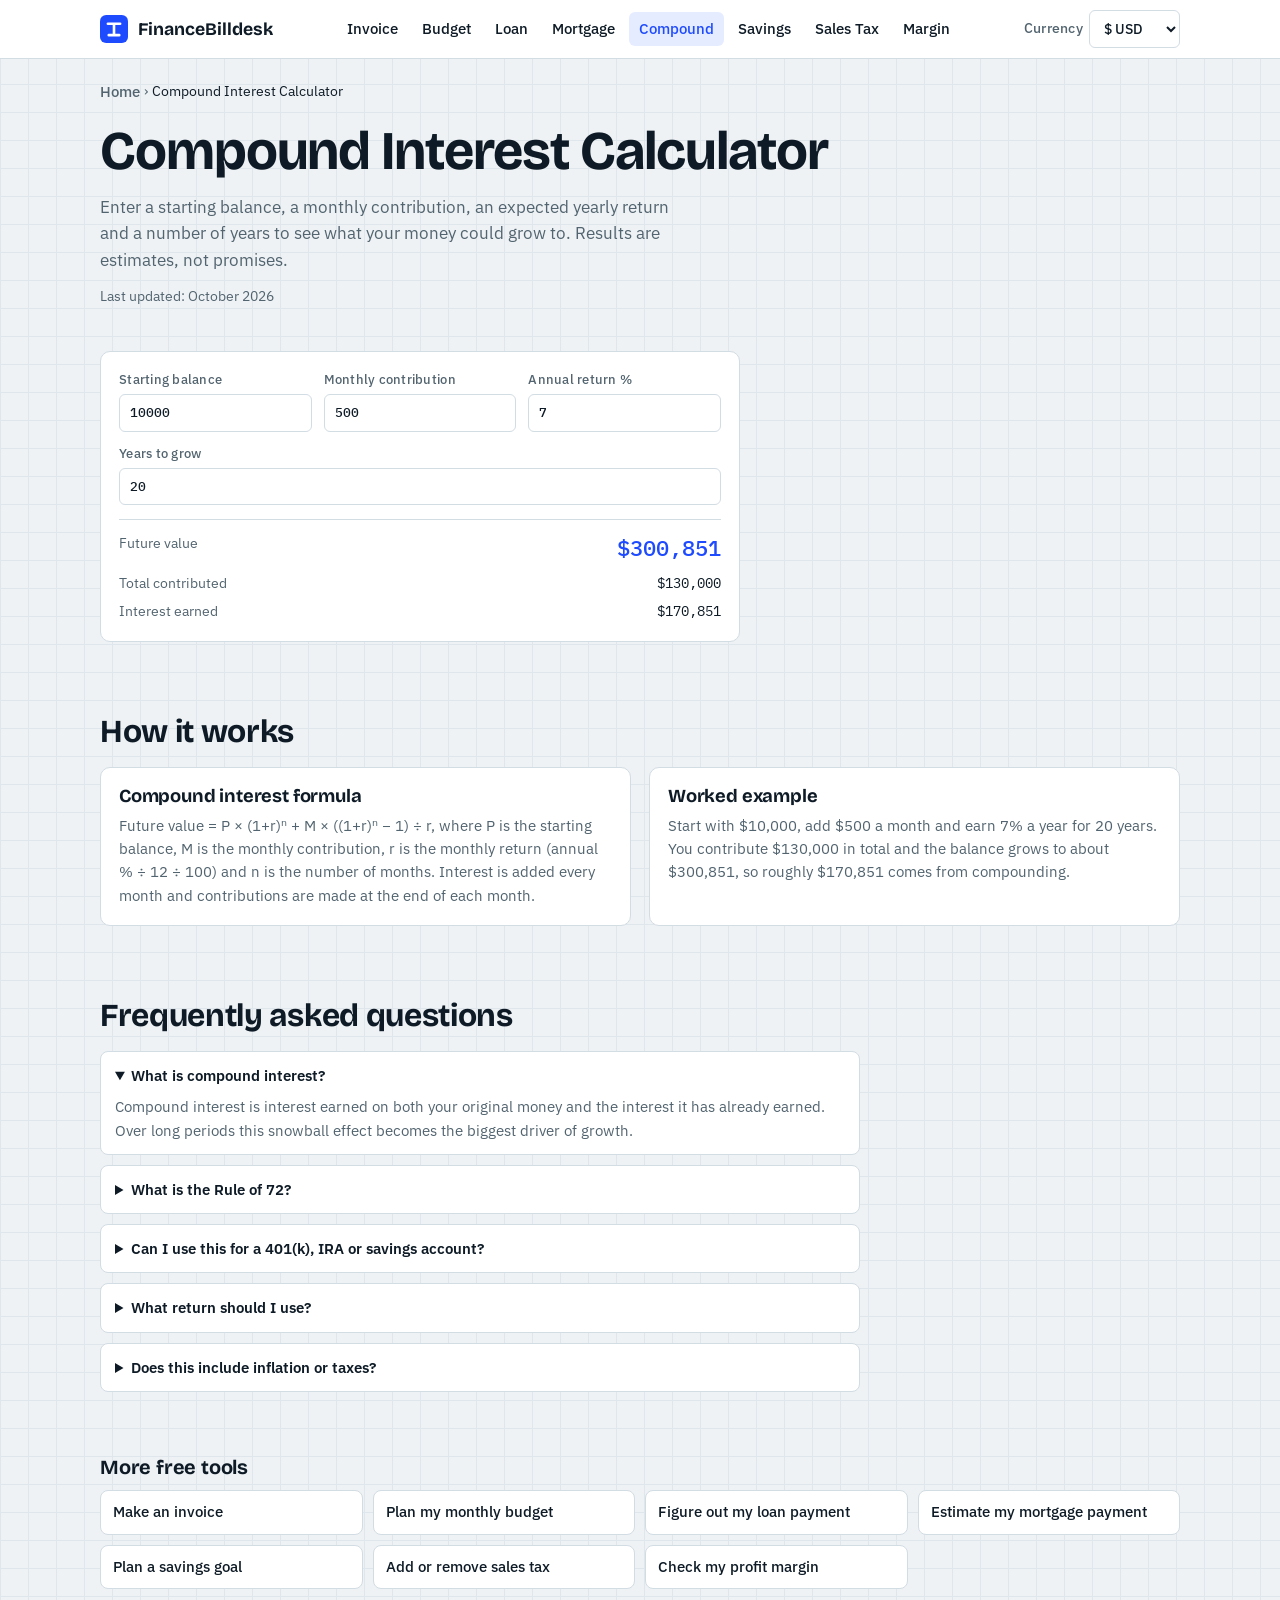
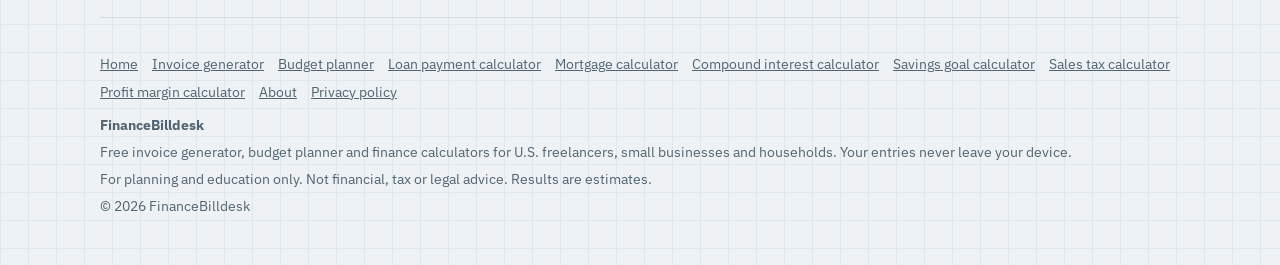
<file: compound-interest-calculator.html>
<!doctype html>
<html lang="en-US">
<head>
<meta charset="utf-8">
<meta name="viewport" content="width=device-width, initial-scale=1, viewport-fit=cover">
<title>Compound Interest Calculator | FinanceBilldesk</title>
<meta name="description" content="See how savings and investments grow with compound interest and monthly contributions. Estimate future value for a 401(k), IRA or savings account. Free calculator.">
<meta name="robots" content="index, follow, max-image-preview:large">
<link rel="canonical" href="https://www.financebilldesk.com/compound-interest-calculator.html">
<link rel="alternate" hreflang="en-us" href="https://www.financebilldesk.com/compound-interest-calculator.html">
<link rel="alternate" hreflang="x-default" href="https://www.financebilldesk.com/compound-interest-calculator.html">
<meta name="theme-color" content="#1F4BFF">
<meta property="og:type" content="website">
<meta property="og:locale" content="en_US">
<meta property="og:title" content="Compound Interest Calculator | FinanceBilldesk">
<meta property="og:description" content="See how savings and investments grow with compound interest and monthly contributions. Estimate future value for a 401(k), IRA or savings account. Free calculator.">
<meta property="og:url" content="https://www.financebilldesk.com/compound-interest-calculator.html">
<meta property="og:site_name" content="FinanceBilldesk">
<meta name="twitter:card" content="summary">
<meta name="twitter:title" content="Compound Interest Calculator | FinanceBilldesk">
<meta name="twitter:description" content="See how savings and investments grow with compound interest and monthly contributions. Estimate future value for a 401(k), IRA or savings account. Free calculator.">
<link rel="icon" href="data:image/svg+xml,%3Csvg xmlns='http://www.w3.org/2000/svg' viewBox='0 0 32 32'%3E%3Crect width='32' height='32' rx='7' fill='%231F4BFF'/%3E%3Cpath d='M9 10h14M16 10v13M10 23h12' stroke='white' stroke-width='3' stroke-linecap='round' fill='none'/%3E%3C/svg%3E">
<link rel="preconnect" href="https://fonts.googleapis.com">
<link rel="preconnect" href="https://fonts.gstatic.com" crossorigin>
<link rel="stylesheet" href="https://fonts.googleapis.com/css2?family=Bricolage+Grotesque:opsz,wght@12..96,500;12..96,700&family=IBM+Plex+Sans:wght@400;500;600&family=IBM+Plex+Mono:wght@400;500&display=swap">
<link rel="stylesheet" href="styles.css">
<script async src="https://pagead2.googlesyndication.com/pagead/js/adsbygoogle.js?client=ca-pub-6484114404141398" crossorigin="anonymous"></script>
<script type="application/ld+json">
{
  "@context": "https://schema.org",
  "@graph": [
    {
      "@type": "Organization",
      "@id": "https://www.financebilldesk.com/#org",
      "name": "FinanceBilldesk",
      "url": "https://www.financebilldesk.com/",
      "areaServed": {
        "@type": "Country",
        "name": "United States"
      }
    },
    {
      "@type": "WebApplication",
      "name": "Compound Interest Calculator",
      "url": "https://www.financebilldesk.com/compound-interest-calculator.html",
      "description": "Compound interest calculator with monthly contributions for savings and retirement accounts.",
      "inLanguage": "en-US",
      "applicationCategory": "FinanceApplication",
      "operatingSystem": "Any (web browser)",
      "isAccessibleForFree": true,
      "countriesSupported": "US",
      "dateModified": "2026-10-06",
      "offers": {
        "@type": "Offer",
        "price": "0",
        "priceCurrency": "USD"
      },
      "publisher": {
        "@id": "https://www.financebilldesk.com/#org"
      },
      "isPartOf": {
        "@type": "WebSite",
        "name": "FinanceBilldesk",
        "url": "https://www.financebilldesk.com/"
      }
    },
    {
      "@type": "FAQPage",
      "mainEntity": [
        {
          "@type": "Question",
          "name": "What is compound interest?",
          "acceptedAnswer": {
            "@type": "Answer",
            "text": "Compound interest is interest earned on both your original money and the interest it has already earned. Over long periods this snowball effect becomes the biggest driver of growth."
          }
        },
        {
          "@type": "Question",
          "name": "What is the Rule of 72?",
          "acceptedAnswer": {
            "@type": "Answer",
            "text": "Divide 72 by your annual return to estimate how many years it takes to double your money. At 6% it takes about 12 years, and at 8% about 9 years."
          }
        },
        {
          "@type": "Question",
          "name": "Can I use this for a 401(k), IRA or savings account?",
          "acceptedAnswer": {
            "@type": "Answer",
            "text": "Yes, as an estimate. It does not apply contribution limits, employer matching, fees or taxes, so use it to compare scenarios rather than to predict an exact balance."
          }
        },
        {
          "@type": "Question",
          "name": "What return should I use?",
          "acceptedAnswer": {
            "@type": "Answer",
            "text": "Returns are never guaranteed and change from year to year. Try several rates, such as 4%, 7% and 10%, to see a range of outcomes. A savings account usually earns less than a stock market investment."
          }
        },
        {
          "@type": "Question",
          "name": "Does this include inflation or taxes?",
          "acceptedAnswer": {
            "@type": "Answer",
            "text": "No. Real purchasing power is lower after inflation, and taxes depend on the account type. Treat the result as an illustration."
          }
        }
      ]
    },
    {
      "@type": "BreadcrumbList",
      "itemListElement": [
        {
          "@type": "ListItem",
          "position": 1,
          "name": "Home",
          "item": "https://www.financebilldesk.com/"
        },
        {
          "@type": "ListItem",
          "position": 2,
          "name": "Compound Interest Calculator",
          "item": "https://www.financebilldesk.com/compound-interest-calculator.html"
        }
      ]
    }
  ]
}
</script>
</head>
<body>
<header class="bar noprint"><div class="wrap">
<a class="brand" href="index.html" aria-label="FinanceBilldesk home"><svg viewBox="0 0 32 32" aria-hidden="true"><rect width="32" height="32" rx="7" fill="var(--accent)"/><path d="M9 10h14M16 10v13M10 23h12" stroke="var(--accent-ink)" stroke-width="3" stroke-linecap="round" fill="none"/></svg>FinanceBilldesk</a>
<nav aria-label="Tools"><a href="invoice-generator.html">Invoice</a><a href="budget-planner.html">Budget</a><a href="loan-payment-calculator.html">Loan</a><a href="mortgage-calculator.html">Mortgage</a><a href="compound-interest-calculator.html" aria-current="page">Compound</a><a href="savings-goal-calculator.html">Savings</a><a href="sales-tax-calculator.html">Sales Tax</a><a href="profit-margin-calculator.html">Margin</a></nav>
<label class="cur" for="currency" style="flex-direction:row">Currency
<select id="currency" aria-label="Currency"><option value="USD" selected>$ USD</option><option value="CAD">C$ CAD</option><option value="GBP">£ GBP</option><option value="EUR">€ EUR</option><option value="AUD">A$ AUD</option><option value="INR">₹ INR</option><option value="AED">AED</option><option value="SGD">S$ SGD</option></select></label>
</div></header>
<main class="wrap" id="top">
<aside class="ad-slot noprint" data-slot="banner" aria-label="Advertisement"><div class="ad-label">Advertisement</div><div class="ad-box"></div></aside>
<nav class="crumbs noprint" aria-label="Breadcrumb"><a href="index.html">Home</a> › <span aria-current="page">Compound Interest Calculator</span></nav>
<div class="page-head noprint"><h1>Compound Interest Calculator</h1><p>Enter a starting balance, a monthly contribution, an expected yearly return and a number of years to see what your money could grow to. Results are estimates, not promises.</p><span class="updated">Last updated: October 2026</span></div>
<section class="tool single"><article class="panel card" id="compound"><div class="fields"><label>Starting balance<input id="ci-p" type="number" inputmode="decimal" min="0" step="any" value="10000"></label><label>Monthly contribution<input id="ci-m" type="number" inputmode="decimal" min="0" step="any" value="500"></label><label>Annual return %<input id="ci-r" type="number" inputmode="decimal" min="0" step="0.1" value="7"></label><label class="full">Years to grow<input id="ci-y" type="number" inputmode="decimal" min="0" step="1" value="20"></label></div><dl class="res" id="ci-out"></dl></article></section>
<aside class="ad-slot noprint" data-slot="mid" aria-label="Advertisement"><div class="ad-label">Advertisement</div><div class="ad-box"></div></aside>
<section class="tool noprint" aria-labelledby="h-guide"><div class="sec-head"><h2 id="h-guide">How it works</h2></div><div class="guide"><article class="panel"><h2 style="font-size:1.15rem">Compound interest formula</h2><p>Future value = P × (1+r)ⁿ + M × ((1+r)ⁿ − 1) ÷ r, where P is the starting balance, M is the monthly contribution, r is the monthly return (annual % ÷ 12 ÷ 100) and n is the number of months. Interest is added every month and contributions are made at the end of each month.</p></article>
<article class="panel"><h2 style="font-size:1.15rem">Worked example</h2><p>Start with $10,000, add $500 a month and earn 7% a year for 20 years. You contribute $130,000 in total and the balance grows to about $300,851, so roughly $170,851 comes from compounding.</p></article></div></section>
<section class="tool noprint" aria-labelledby="h-faq"><div class="sec-head"><h2 id="h-faq">Frequently asked questions</h2></div><div class="faq"><details open><summary>What is compound interest?</summary><p>Compound interest is interest earned on both your original money and the interest it has already earned. Over long periods this snowball effect becomes the biggest driver of growth.</p></details>
<details><summary>What is the Rule of 72?</summary><p>Divide 72 by your annual return to estimate how many years it takes to double your money. At 6% it takes about 12 years, and at 8% about 9 years.</p></details>
<details><summary>Can I use this for a 401(k), IRA or savings account?</summary><p>Yes, as an estimate. It does not apply contribution limits, employer matching, fees or taxes, so use it to compare scenarios rather than to predict an exact balance.</p></details>
<details><summary>What return should I use?</summary><p>Returns are never guaranteed and change from year to year. Try several rates, such as 4%, 7% and 10%, to see a range of outcomes. A savings account usually earns less than a stock market investment.</p></details>
<details><summary>Does this include inflation or taxes?</summary><p>No. Real purchasing power is lower after inflation, and taxes depend on the account type. Treat the result as an illustration.</p></details></div></section>
<aside class="ad-slot noprint" data-slot="bottom" aria-label="Advertisement"><div class="ad-label">Advertisement</div><div class="ad-box"></div></aside>
<section class="more noprint" aria-labelledby="h-more"><h2 id="h-more">More free tools</h2><div class="mlinks"><a href="invoice-generator.html">Make an invoice</a><a href="budget-planner.html">Plan my monthly budget</a><a href="loan-payment-calculator.html">Figure out my loan payment</a><a href="mortgage-calculator.html">Estimate my mortgage payment</a><a href="savings-goal-calculator.html">Plan a savings goal</a><a href="sales-tax-calculator.html">Add or remove sales tax</a><a href="profit-margin-calculator.html">Check my profit margin</a></div></section>
</main>
<footer class="wrap noprint"><div class="flinks"><a href="index.html">Home</a><a href="invoice-generator.html">Invoice generator</a><a href="budget-planner.html">Budget planner</a><a href="loan-payment-calculator.html">Loan payment calculator</a><a href="mortgage-calculator.html">Mortgage calculator</a><a href="compound-interest-calculator.html">Compound interest calculator</a><a href="savings-goal-calculator.html">Savings goal calculator</a><a href="sales-tax-calculator.html">Sales tax calculator</a><a href="profit-margin-calculator.html">Profit margin calculator</a><a href="about.html">About</a><a href="privacy-policy.html">Privacy policy</a></div><strong>FinanceBilldesk</strong><span>Free invoice generator, budget planner and finance calculators for U.S. freelancers, small businesses and households. Your entries never leave your device.</span><span>For planning and education only. Not financial, tax or legal advice. Results are estimates.</span><span>© 2026 FinanceBilldesk</span></footer>
<script src="ads-config.js"></script>
<script src="ads.js"></script>
<script src="app.js"></script>
</body>
</html>
</file>
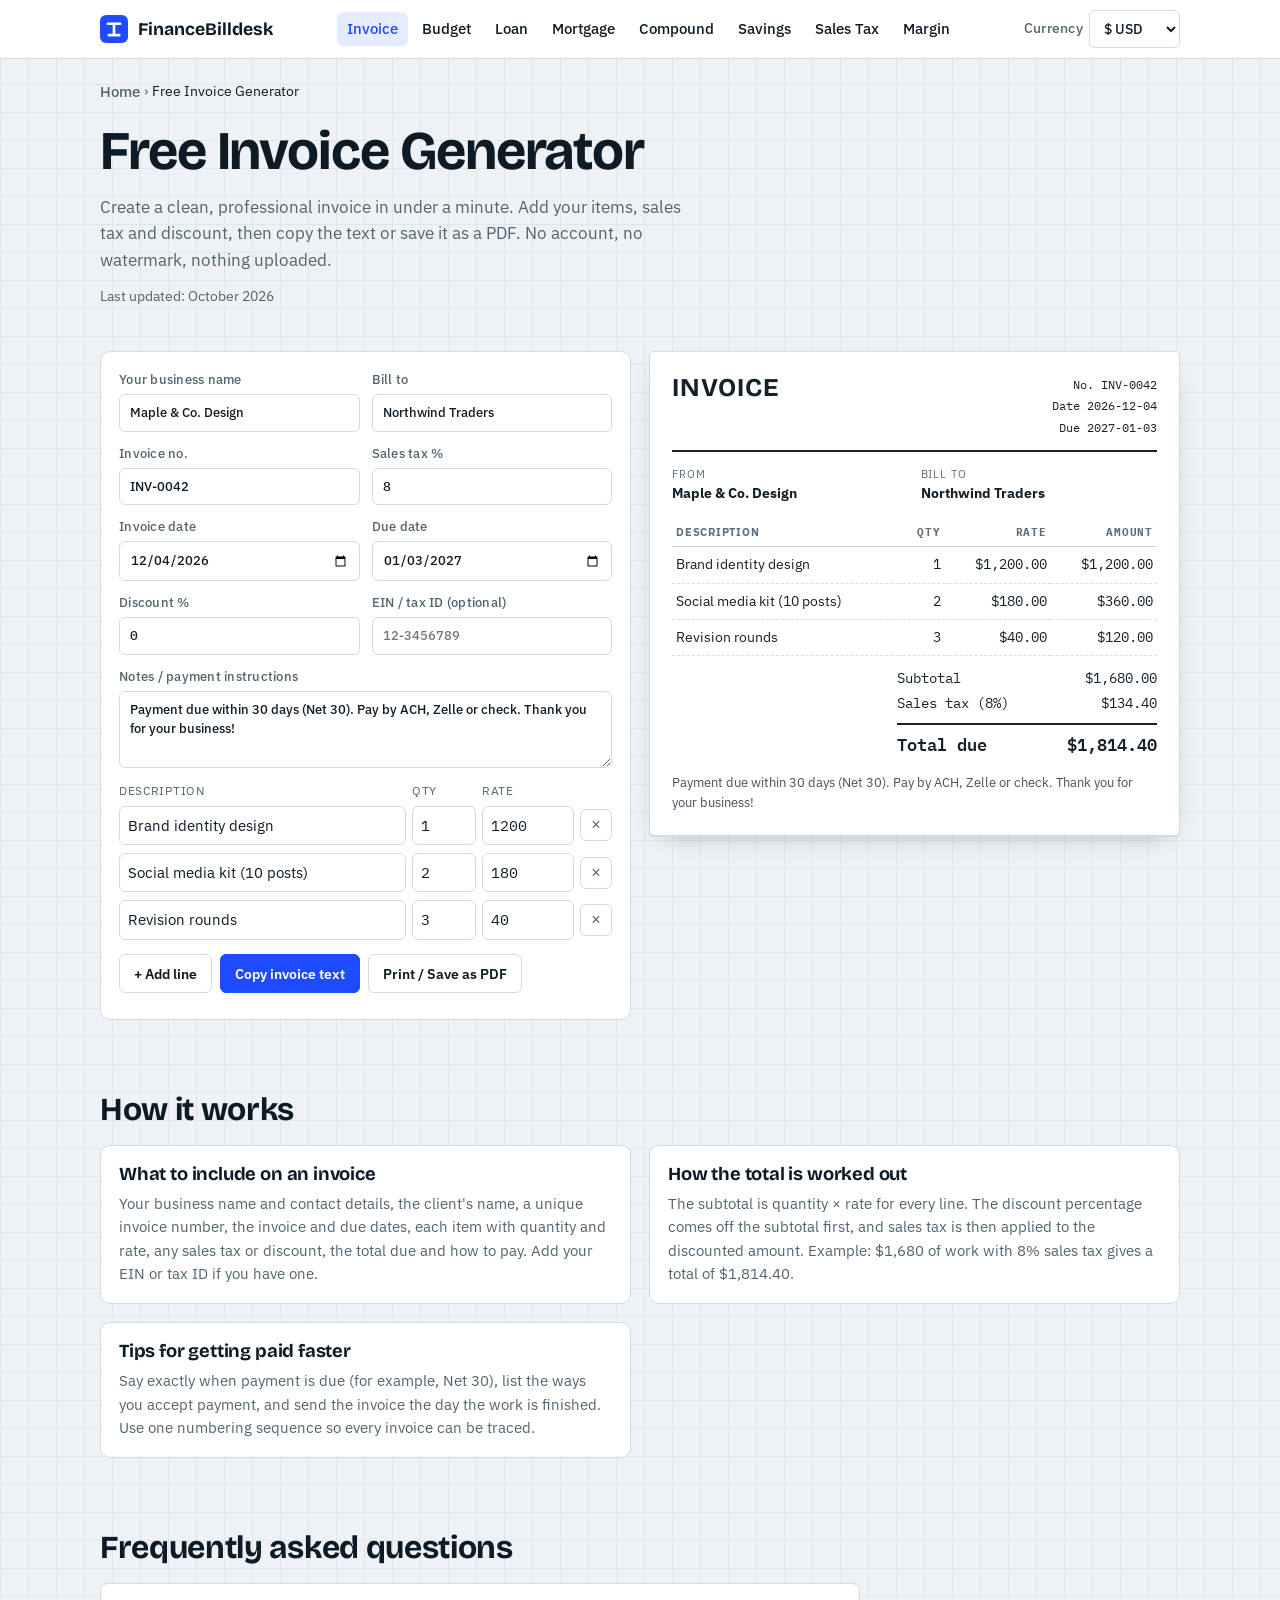
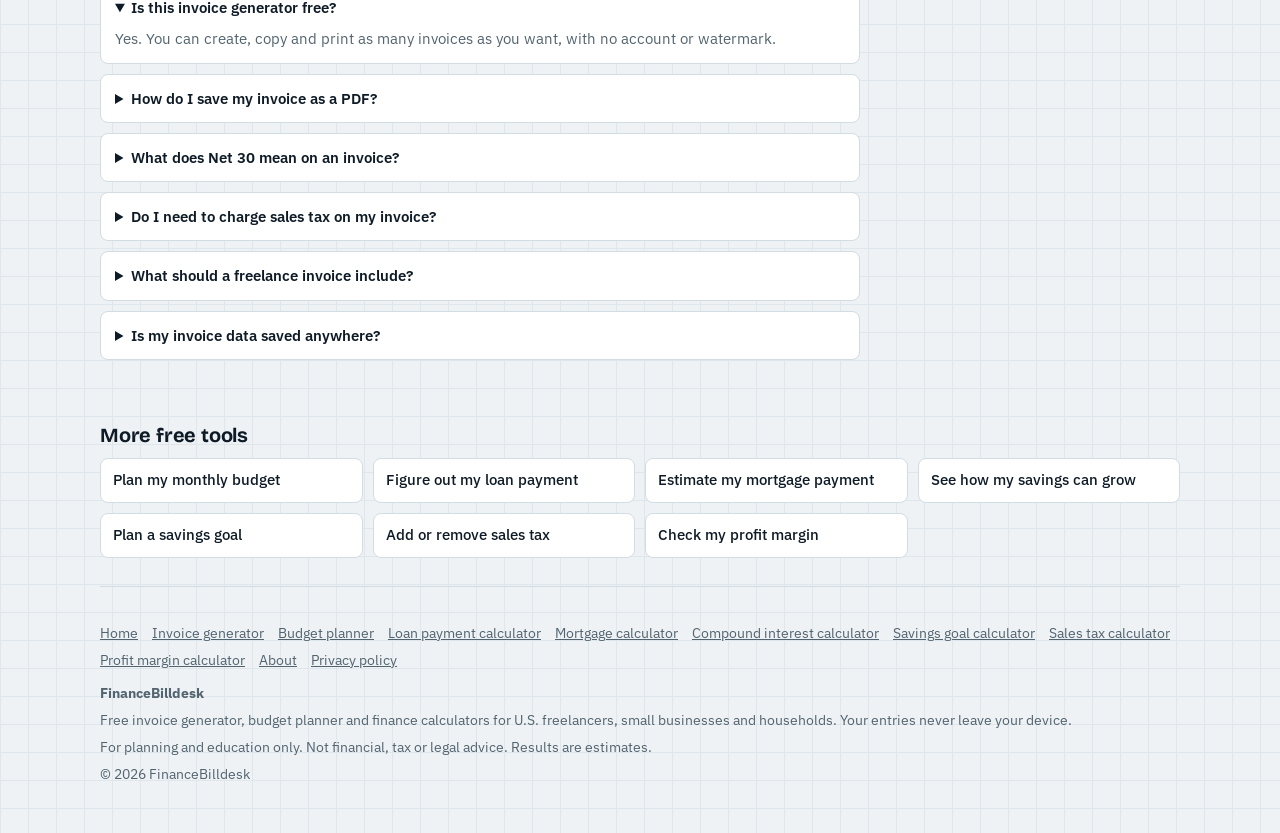
<file: invoice-generator.html>
<!doctype html>
<html lang="en-US">
<head>
<meta charset="utf-8">
<meta name="viewport" content="width=device-width, initial-scale=1, viewport-fit=cover">
<title>Free Invoice Generator Online | FinanceBilldesk</title>
<meta name="description" content="Create a free invoice online in seconds. Add line items, sales tax and discounts, then copy it or save it as a PDF. Built for freelancers and small businesses. No sign-up.">
<meta name="robots" content="index, follow, max-image-preview:large">
<link rel="canonical" href="https://www.financebilldesk.com/invoice-generator.html">
<link rel="alternate" hreflang="en-us" href="https://www.financebilldesk.com/invoice-generator.html">
<link rel="alternate" hreflang="x-default" href="https://www.financebilldesk.com/invoice-generator.html">
<meta name="theme-color" content="#1F4BFF">
<meta property="og:type" content="website">
<meta property="og:locale" content="en_US">
<meta property="og:title" content="Free Invoice Generator Online | FinanceBilldesk">
<meta property="og:description" content="Create a free invoice online in seconds. Add line items, sales tax and discounts, then copy it or save it as a PDF. Built for freelancers and small businesses. No sign-up.">
<meta property="og:url" content="https://www.financebilldesk.com/invoice-generator.html">
<meta property="og:site_name" content="FinanceBilldesk">
<meta name="twitter:card" content="summary">
<meta name="twitter:title" content="Free Invoice Generator Online | FinanceBilldesk">
<meta name="twitter:description" content="Create a free invoice online in seconds. Add line items, sales tax and discounts, then copy it or save it as a PDF. Built for freelancers and small businesses. No sign-up.">
<link rel="icon" href="data:image/svg+xml,%3Csvg xmlns='http://www.w3.org/2000/svg' viewBox='0 0 32 32'%3E%3Crect width='32' height='32' rx='7' fill='%231F4BFF'/%3E%3Cpath d='M9 10h14M16 10v13M10 23h12' stroke='white' stroke-width='3' stroke-linecap='round' fill='none'/%3E%3C/svg%3E">
<link rel="preconnect" href="https://fonts.googleapis.com">
<link rel="preconnect" href="https://fonts.gstatic.com" crossorigin>
<link rel="stylesheet" href="https://fonts.googleapis.com/css2?family=Bricolage+Grotesque:opsz,wght@12..96,500;12..96,700&family=IBM+Plex+Sans:wght@400;500;600&family=IBM+Plex+Mono:wght@400;500&display=swap">
<link rel="stylesheet" href="styles.css">
<script async src="https://pagead2.googlesyndication.com/pagead/js/adsbygoogle.js?client=ca-pub-6484114404141398" crossorigin="anonymous"></script>
<script type="application/ld+json">
{
  "@context": "https://schema.org",
  "@graph": [
    {
      "@type": "Organization",
      "@id": "https://www.financebilldesk.com/#org",
      "name": "FinanceBilldesk",
      "url": "https://www.financebilldesk.com/",
      "areaServed": {
        "@type": "Country",
        "name": "United States"
      }
    },
    {
      "@type": "WebApplication",
      "name": "Free Invoice Generator",
      "url": "https://www.financebilldesk.com/invoice-generator.html",
      "description": "Free online invoice generator for freelancers and small businesses, with line items, sales tax and discounts.",
      "inLanguage": "en-US",
      "applicationCategory": "FinanceApplication",
      "operatingSystem": "Any (web browser)",
      "isAccessibleForFree": true,
      "countriesSupported": "US",
      "dateModified": "2026-10-06",
      "offers": {
        "@type": "Offer",
        "price": "0",
        "priceCurrency": "USD"
      },
      "publisher": {
        "@id": "https://www.financebilldesk.com/#org"
      },
      "isPartOf": {
        "@type": "WebSite",
        "name": "FinanceBilldesk",
        "url": "https://www.financebilldesk.com/"
      }
    },
    {
      "@type": "FAQPage",
      "mainEntity": [
        {
          "@type": "Question",
          "name": "Is this invoice generator free?",
          "acceptedAnswer": {
            "@type": "Answer",
            "text": "Yes. You can create, copy and print as many invoices as you want, with no account or watermark."
          }
        },
        {
          "@type": "Question",
          "name": "How do I save my invoice as a PDF?",
          "acceptedAnswer": {
            "@type": "Answer",
            "text": "Click Print / Save as PDF, then choose Save as PDF as the destination in your browser's print window."
          }
        },
        {
          "@type": "Question",
          "name": "What does Net 30 mean on an invoice?",
          "acceptedAnswer": {
            "@type": "Answer",
            "text": "Net 30 means payment is due 30 days after the invoice date. Net 15 and Net 60 work the same way. Set the due date field to match the terms you agreed with your client."
          }
        },
        {
          "@type": "Question",
          "name": "Do I need to charge sales tax on my invoice?",
          "acceptedAnswer": {
            "@type": "Answer",
            "text": "It depends on your state and on what you sell. Many states tax physical goods, while fewer tax services. Check with your state's department of revenue or a tax professional, then enter the rate in the Sales tax field."
          }
        },
        {
          "@type": "Question",
          "name": "What should a freelance invoice include?",
          "acceptedAnswer": {
            "@type": "Answer",
            "text": "Your name or business name, the client's name, a unique invoice number, dates, an itemized list of the work with rates, the total due, payment instructions and your payment terms."
          }
        },
        {
          "@type": "Question",
          "name": "Is my invoice data saved anywhere?",
          "acceptedAnswer": {
            "@type": "Answer",
            "text": "No. Everything stays in your browser and is cleared when you close or refresh the page, so copy or save the invoice before you leave."
          }
        }
      ]
    },
    {
      "@type": "BreadcrumbList",
      "itemListElement": [
        {
          "@type": "ListItem",
          "position": 1,
          "name": "Home",
          "item": "https://www.financebilldesk.com/"
        },
        {
          "@type": "ListItem",
          "position": 2,
          "name": "Free Invoice Generator",
          "item": "https://www.financebilldesk.com/invoice-generator.html"
        }
      ]
    }
  ]
}
</script>
</head>
<body>
<header class="bar noprint"><div class="wrap">
<a class="brand" href="index.html" aria-label="FinanceBilldesk home"><svg viewBox="0 0 32 32" aria-hidden="true"><rect width="32" height="32" rx="7" fill="var(--accent)"/><path d="M9 10h14M16 10v13M10 23h12" stroke="var(--accent-ink)" stroke-width="3" stroke-linecap="round" fill="none"/></svg>FinanceBilldesk</a>
<nav aria-label="Tools"><a href="invoice-generator.html" aria-current="page">Invoice</a><a href="budget-planner.html">Budget</a><a href="loan-payment-calculator.html">Loan</a><a href="mortgage-calculator.html">Mortgage</a><a href="compound-interest-calculator.html">Compound</a><a href="savings-goal-calculator.html">Savings</a><a href="sales-tax-calculator.html">Sales Tax</a><a href="profit-margin-calculator.html">Margin</a></nav>
<label class="cur" for="currency" style="flex-direction:row">Currency
<select id="currency" aria-label="Currency"><option value="USD" selected>$ USD</option><option value="CAD">C$ CAD</option><option value="GBP">£ GBP</option><option value="EUR">€ EUR</option><option value="AUD">A$ AUD</option><option value="INR">₹ INR</option><option value="AED">AED</option><option value="SGD">S$ SGD</option></select></label>
</div></header>
<main class="wrap" id="top">
<aside class="ad-slot noprint" data-slot="banner" aria-label="Advertisement"><div class="ad-label">Advertisement</div><div class="ad-box"></div></aside>
<nav class="crumbs noprint" aria-label="Breadcrumb"><a href="index.html">Home</a> › <span aria-current="page">Free Invoice Generator</span></nav>
<div class="page-head noprint"><h1>Free Invoice Generator</h1><p>Create a clean, professional invoice in under a minute. Add your items, sales tax and discount, then copy the text or save it as a PDF. No account, no watermark, nothing uploaded.</p><span class="updated">Last updated: October 2026</span></div>
<section class="tool" id="invoice" aria-label="Invoice generator">
<div class="grid2">
<div class="panel editor">
<div class="fields">
<label>Your business name<input id="in-from" type="text" value="Maple &amp; Co. Design" autocomplete="organization"></label>
<label>Bill to<input id="in-to" type="text" value="Northwind Traders"></label>
<label>Invoice no.<input id="in-no" type="text" value="INV-0042"></label>
<label>Sales tax %<input id="in-tax" type="number" inputmode="decimal" min="0" step="0.01" value="8"></label>
<label>Invoice date<input id="in-date" type="date"></label>
<label>Due date<input id="in-due" type="date"></label>
<label>Discount %<input id="in-disc" type="number" inputmode="decimal" min="0" step="0.01" value="0"></label>
<label>EIN / tax ID (optional)<input id="in-taxid" type="text" placeholder="12-3456789"></label>
<label class="full">Notes / payment instructions<textarea id="in-notes" rows="3">Payment due within 30 days (Net 30). Pay by ACH, Zelle or check. Thank you for your business!</textarea></label>
</div>
<div class="colhead"><span>Description</span><span>Qty</span><span>Rate</span><span></span></div>
<div class="rows" id="items"></div>
<div class="actions">
<button class="btn" id="add-item" type="button">+ Add line</button>
<button class="btn primary" id="copy-inv" type="button">Copy invoice text</button>
<button class="btn" id="print-inv" type="button">Print / Save as PDF</button>
</div>
<p class="hint" id="copy-msg" role="status" style="margin-top:8px"></p>
</div>
<div class="paper" id="paper" aria-live="polite"></div>
</div>
</section>
<aside class="ad-slot noprint" data-slot="mid" aria-label="Advertisement"><div class="ad-label">Advertisement</div><div class="ad-box"></div></aside>
<section class="tool noprint" aria-labelledby="h-guide"><div class="sec-head"><h2 id="h-guide">How it works</h2></div><div class="guide"><article class="panel"><h2 style="font-size:1.15rem">What to include on an invoice</h2><p>Your business name and contact details, the client&#x27;s name, a unique invoice number, the invoice and due dates, each item with quantity and rate, any sales tax or discount, the total due and how to pay. Add your EIN or tax ID if you have one.</p></article>
<article class="panel"><h2 style="font-size:1.15rem">How the total is worked out</h2><p>The subtotal is quantity × rate for every line. The discount percentage comes off the subtotal first, and sales tax is then applied to the discounted amount. Example: $1,680 of work with 8% sales tax gives a total of $1,814.40.</p></article>
<article class="panel"><h2 style="font-size:1.15rem">Tips for getting paid faster</h2><p>Say exactly when payment is due (for example, Net 30), list the ways you accept payment, and send the invoice the day the work is finished. Use one numbering sequence so every invoice can be traced.</p></article></div></section>
<section class="tool noprint" aria-labelledby="h-faq"><div class="sec-head"><h2 id="h-faq">Frequently asked questions</h2></div><div class="faq"><details open><summary>Is this invoice generator free?</summary><p>Yes. You can create, copy and print as many invoices as you want, with no account or watermark.</p></details>
<details><summary>How do I save my invoice as a PDF?</summary><p>Click Print / Save as PDF, then choose Save as PDF as the destination in your browser&#x27;s print window.</p></details>
<details><summary>What does Net 30 mean on an invoice?</summary><p>Net 30 means payment is due 30 days after the invoice date. Net 15 and Net 60 work the same way. Set the due date field to match the terms you agreed with your client.</p></details>
<details><summary>Do I need to charge sales tax on my invoice?</summary><p>It depends on your state and on what you sell. Many states tax physical goods, while fewer tax services. Check with your state&#x27;s department of revenue or a tax professional, then enter the rate in the Sales tax field.</p></details>
<details><summary>What should a freelance invoice include?</summary><p>Your name or business name, the client&#x27;s name, a unique invoice number, dates, an itemized list of the work with rates, the total due, payment instructions and your payment terms.</p></details>
<details><summary>Is my invoice data saved anywhere?</summary><p>No. Everything stays in your browser and is cleared when you close or refresh the page, so copy or save the invoice before you leave.</p></details></div></section>
<aside class="ad-slot noprint" data-slot="bottom" aria-label="Advertisement"><div class="ad-label">Advertisement</div><div class="ad-box"></div></aside>
<section class="more noprint" aria-labelledby="h-more"><h2 id="h-more">More free tools</h2><div class="mlinks"><a href="budget-planner.html">Plan my monthly budget</a><a href="loan-payment-calculator.html">Figure out my loan payment</a><a href="mortgage-calculator.html">Estimate my mortgage payment</a><a href="compound-interest-calculator.html">See how my savings can grow</a><a href="savings-goal-calculator.html">Plan a savings goal</a><a href="sales-tax-calculator.html">Add or remove sales tax</a><a href="profit-margin-calculator.html">Check my profit margin</a></div></section>
</main>
<footer class="wrap noprint"><div class="flinks"><a href="index.html">Home</a><a href="invoice-generator.html">Invoice generator</a><a href="budget-planner.html">Budget planner</a><a href="loan-payment-calculator.html">Loan payment calculator</a><a href="mortgage-calculator.html">Mortgage calculator</a><a href="compound-interest-calculator.html">Compound interest calculator</a><a href="savings-goal-calculator.html">Savings goal calculator</a><a href="sales-tax-calculator.html">Sales tax calculator</a><a href="profit-margin-calculator.html">Profit margin calculator</a><a href="about.html">About</a><a href="privacy-policy.html">Privacy policy</a></div><strong>FinanceBilldesk</strong><span>Free invoice generator, budget planner and finance calculators for U.S. freelancers, small businesses and households. Your entries never leave your device.</span><span>For planning and education only. Not financial, tax or legal advice. Results are estimates.</span><span>© 2026 FinanceBilldesk</span></footer>
<script src="ads-config.js"></script>
<script src="ads.js"></script>
<script src="app.js"></script>
</body>
</html>
</file>
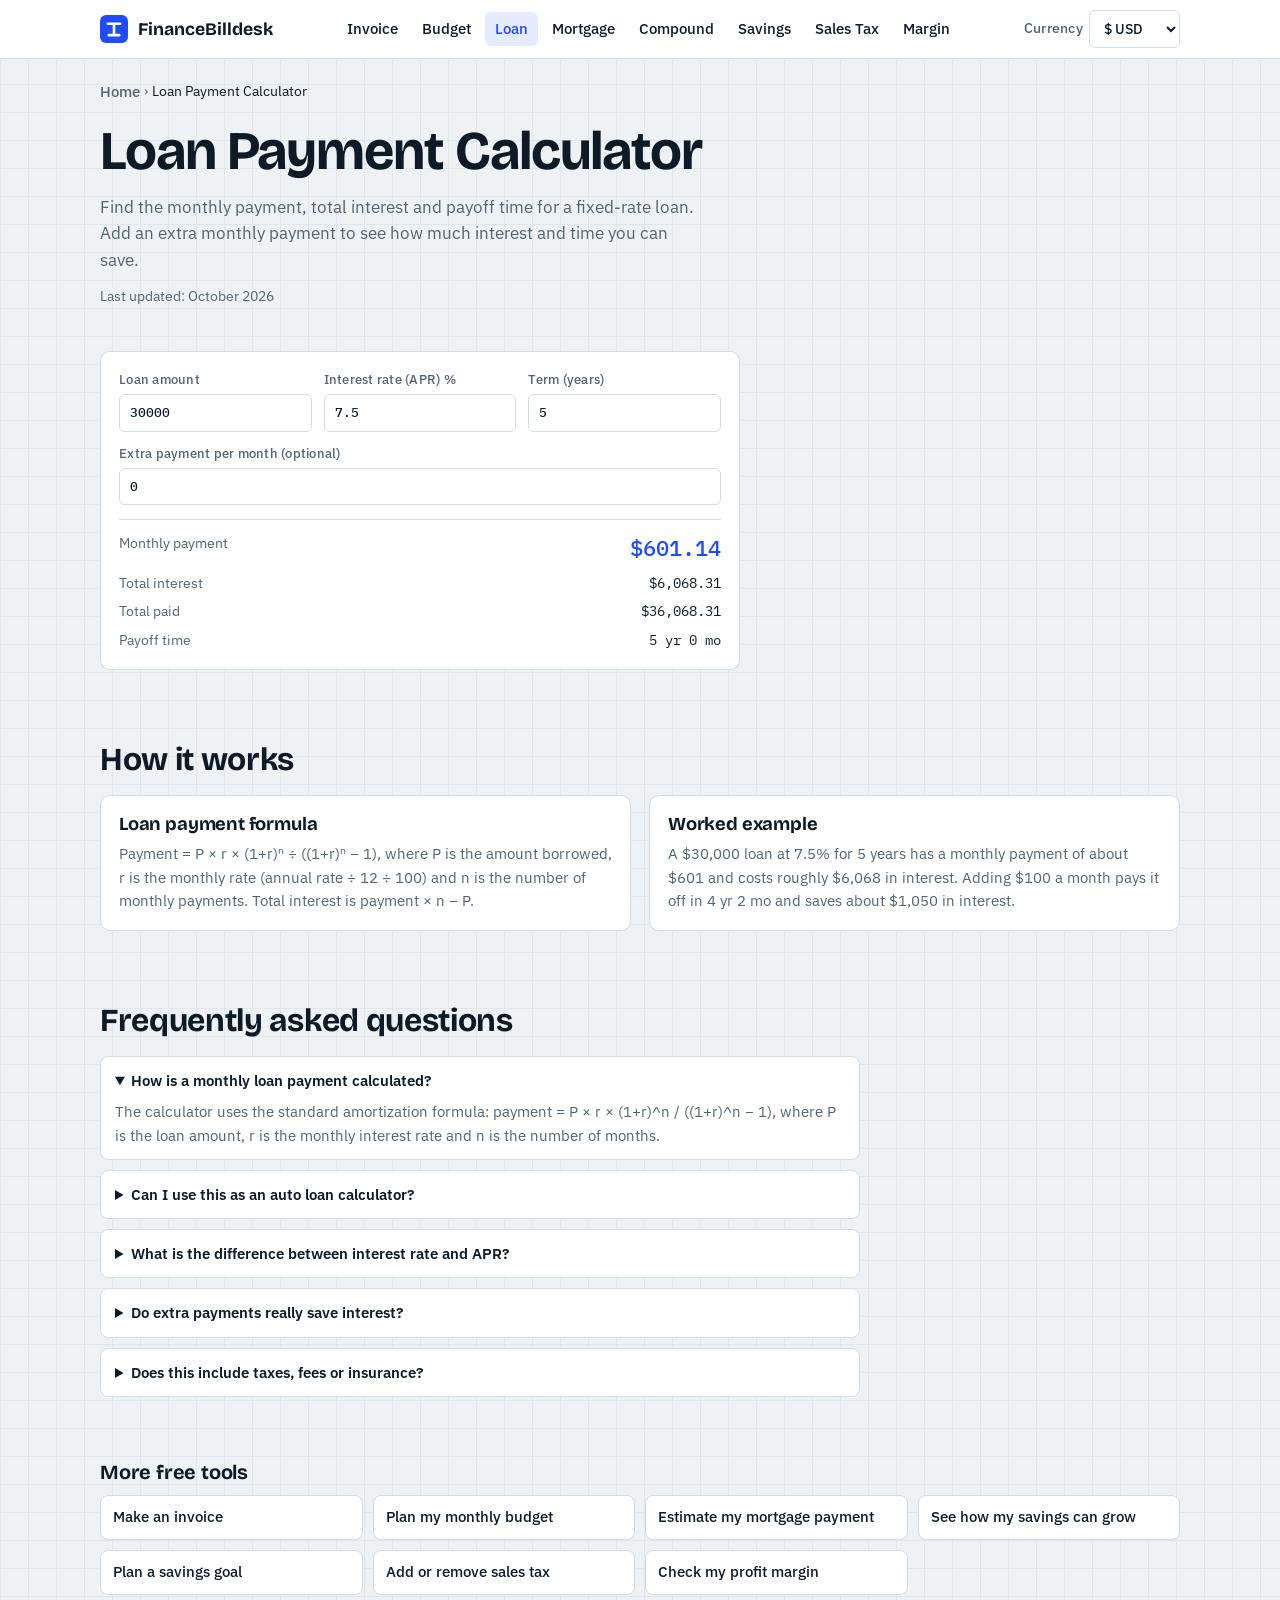
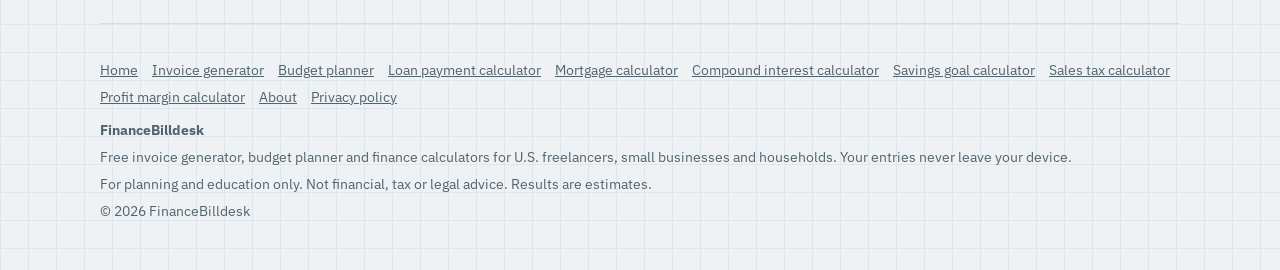
<file: loan-payment-calculator.html>
<!doctype html>
<html lang="en-US">
<head>
<meta charset="utf-8">
<meta name="viewport" content="width=device-width, initial-scale=1, viewport-fit=cover">
<title>Loan Payment Calculator (Auto, Personal) | FinanceBilldesk</title>
<meta name="description" content="Calculate your monthly loan payment, total interest and payoff time for auto, personal and student loans. See how extra payments save interest. Free loan calculator.">
<meta name="robots" content="index, follow, max-image-preview:large">
<link rel="canonical" href="https://www.financebilldesk.com/loan-payment-calculator.html">
<link rel="alternate" hreflang="en-us" href="https://www.financebilldesk.com/loan-payment-calculator.html">
<link rel="alternate" hreflang="x-default" href="https://www.financebilldesk.com/loan-payment-calculator.html">
<meta name="theme-color" content="#1F4BFF">
<meta property="og:type" content="website">
<meta property="og:locale" content="en_US">
<meta property="og:title" content="Loan Payment Calculator (Auto, Personal) | FinanceBilldesk">
<meta property="og:description" content="Calculate your monthly loan payment, total interest and payoff time for auto, personal and student loans. See how extra payments save interest. Free loan calculator.">
<meta property="og:url" content="https://www.financebilldesk.com/loan-payment-calculator.html">
<meta property="og:site_name" content="FinanceBilldesk">
<meta name="twitter:card" content="summary">
<meta name="twitter:title" content="Loan Payment Calculator (Auto, Personal) | FinanceBilldesk">
<meta name="twitter:description" content="Calculate your monthly loan payment, total interest and payoff time for auto, personal and student loans. See how extra payments save interest. Free loan calculator.">
<link rel="icon" href="data:image/svg+xml,%3Csvg xmlns='http://www.w3.org/2000/svg' viewBox='0 0 32 32'%3E%3Crect width='32' height='32' rx='7' fill='%231F4BFF'/%3E%3Cpath d='M9 10h14M16 10v13M10 23h12' stroke='white' stroke-width='3' stroke-linecap='round' fill='none'/%3E%3C/svg%3E">
<link rel="preconnect" href="https://fonts.googleapis.com">
<link rel="preconnect" href="https://fonts.gstatic.com" crossorigin>
<link rel="stylesheet" href="https://fonts.googleapis.com/css2?family=Bricolage+Grotesque:opsz,wght@12..96,500;12..96,700&family=IBM+Plex+Sans:wght@400;500;600&family=IBM+Plex+Mono:wght@400;500&display=swap">
<link rel="stylesheet" href="styles.css">
<script async src="https://pagead2.googlesyndication.com/pagead/js/adsbygoogle.js?client=ca-pub-6484114404141398" crossorigin="anonymous"></script>
<script type="application/ld+json">
{
  "@context": "https://schema.org",
  "@graph": [
    {
      "@type": "Organization",
      "@id": "https://www.financebilldesk.com/#org",
      "name": "FinanceBilldesk",
      "url": "https://www.financebilldesk.com/",
      "areaServed": {
        "@type": "Country",
        "name": "United States"
      }
    },
    {
      "@type": "WebApplication",
      "name": "Loan Payment Calculator",
      "url": "https://www.financebilldesk.com/loan-payment-calculator.html",
      "description": "Loan payment calculator for auto, personal and student loans, with an extra payment option.",
      "inLanguage": "en-US",
      "applicationCategory": "FinanceApplication",
      "operatingSystem": "Any (web browser)",
      "isAccessibleForFree": true,
      "countriesSupported": "US",
      "dateModified": "2026-10-06",
      "offers": {
        "@type": "Offer",
        "price": "0",
        "priceCurrency": "USD"
      },
      "publisher": {
        "@id": "https://www.financebilldesk.com/#org"
      },
      "isPartOf": {
        "@type": "WebSite",
        "name": "FinanceBilldesk",
        "url": "https://www.financebilldesk.com/"
      }
    },
    {
      "@type": "FAQPage",
      "mainEntity": [
        {
          "@type": "Question",
          "name": "How is a monthly loan payment calculated?",
          "acceptedAnswer": {
            "@type": "Answer",
            "text": "The calculator uses the standard amortization formula: payment = P × r × (1+r)^n / ((1+r)^n − 1), where P is the loan amount, r is the monthly interest rate and n is the number of months."
          }
        },
        {
          "@type": "Question",
          "name": "Can I use this as an auto loan calculator?",
          "acceptedAnswer": {
            "@type": "Answer",
            "text": "Yes. It works for any fixed-rate installment loan, including auto, personal, student and boat or RV loans. Enter the amount you are financing after any down payment."
          }
        },
        {
          "@type": "Question",
          "name": "What is the difference between interest rate and APR?",
          "acceptedAnswer": {
            "@type": "Answer",
            "text": "APR includes certain lender fees on top of the interest rate, so it is usually a little higher. Entering the APR gives a close estimate, and your lender's loan estimate shows the exact figures."
          }
        },
        {
          "@type": "Question",
          "name": "Do extra payments really save interest?",
          "acceptedAnswer": {
            "@type": "Answer",
            "text": "Yes. Extra money goes straight to principal, which lowers the balance that interest is charged on, so you pay the loan off sooner and pay less interest overall. Check that your loan has no prepayment penalty."
          }
        },
        {
          "@type": "Question",
          "name": "Does this include taxes, fees or insurance?",
          "acceptedAnswer": {
            "@type": "Answer",
            "text": "No. It covers principal and interest only. Sales tax, title and registration fees, and insurance are separate costs."
          }
        }
      ]
    },
    {
      "@type": "BreadcrumbList",
      "itemListElement": [
        {
          "@type": "ListItem",
          "position": 1,
          "name": "Home",
          "item": "https://www.financebilldesk.com/"
        },
        {
          "@type": "ListItem",
          "position": 2,
          "name": "Loan Payment Calculator",
          "item": "https://www.financebilldesk.com/loan-payment-calculator.html"
        }
      ]
    }
  ]
}
</script>
</head>
<body>
<header class="bar noprint"><div class="wrap">
<a class="brand" href="index.html" aria-label="FinanceBilldesk home"><svg viewBox="0 0 32 32" aria-hidden="true"><rect width="32" height="32" rx="7" fill="var(--accent)"/><path d="M9 10h14M16 10v13M10 23h12" stroke="var(--accent-ink)" stroke-width="3" stroke-linecap="round" fill="none"/></svg>FinanceBilldesk</a>
<nav aria-label="Tools"><a href="invoice-generator.html">Invoice</a><a href="budget-planner.html">Budget</a><a href="loan-payment-calculator.html" aria-current="page">Loan</a><a href="mortgage-calculator.html">Mortgage</a><a href="compound-interest-calculator.html">Compound</a><a href="savings-goal-calculator.html">Savings</a><a href="sales-tax-calculator.html">Sales Tax</a><a href="profit-margin-calculator.html">Margin</a></nav>
<label class="cur" for="currency" style="flex-direction:row">Currency
<select id="currency" aria-label="Currency"><option value="USD" selected>$ USD</option><option value="CAD">C$ CAD</option><option value="GBP">£ GBP</option><option value="EUR">€ EUR</option><option value="AUD">A$ AUD</option><option value="INR">₹ INR</option><option value="AED">AED</option><option value="SGD">S$ SGD</option></select></label>
</div></header>
<main class="wrap" id="top">
<aside class="ad-slot noprint" data-slot="banner" aria-label="Advertisement"><div class="ad-label">Advertisement</div><div class="ad-box"></div></aside>
<nav class="crumbs noprint" aria-label="Breadcrumb"><a href="index.html">Home</a> › <span aria-current="page">Loan Payment Calculator</span></nav>
<div class="page-head noprint"><h1>Loan Payment Calculator</h1><p>Find the monthly payment, total interest and payoff time for a fixed-rate loan. Add an extra monthly payment to see how much interest and time you can save.</p><span class="updated">Last updated: October 2026</span></div>
<section class="tool single"><article class="panel card" id="loan"><div class="fields"><label>Loan amount<input id="ln-p" type="number" inputmode="decimal" min="0" step="any" value="30000"></label><label>Interest rate (APR) %<input id="ln-r" type="number" inputmode="decimal" min="0" step="0.01" value="7.5"></label><label>Term (years)<input id="ln-y" type="number" inputmode="decimal" min="0" step="0.5" value="5"></label><label class="full">Extra payment per month (optional)<input id="ln-x" type="number" inputmode="decimal" min="0" step="any" value="0"></label></div><dl class="res" id="ln-out"></dl></article></section>
<aside class="ad-slot noprint" data-slot="mid" aria-label="Advertisement"><div class="ad-label">Advertisement</div><div class="ad-box"></div></aside>
<section class="tool noprint" aria-labelledby="h-guide"><div class="sec-head"><h2 id="h-guide">How it works</h2></div><div class="guide"><article class="panel"><h2 style="font-size:1.15rem">Loan payment formula</h2><p>Payment = P × r × (1+r)ⁿ ÷ ((1+r)ⁿ − 1), where P is the amount borrowed, r is the monthly rate (annual rate ÷ 12 ÷ 100) and n is the number of monthly payments. Total interest is payment × n − P.</p></article>
<article class="panel"><h2 style="font-size:1.15rem">Worked example</h2><p>A $30,000 loan at 7.5% for 5 years has a monthly payment of about $601 and costs roughly $6,068 in interest. Adding $100 a month pays it off in 4 yr 2 mo and saves about $1,050 in interest.</p></article></div></section>
<section class="tool noprint" aria-labelledby="h-faq"><div class="sec-head"><h2 id="h-faq">Frequently asked questions</h2></div><div class="faq"><details open><summary>How is a monthly loan payment calculated?</summary><p>The calculator uses the standard amortization formula: payment = P × r × (1+r)^n / ((1+r)^n − 1), where P is the loan amount, r is the monthly interest rate and n is the number of months.</p></details>
<details><summary>Can I use this as an auto loan calculator?</summary><p>Yes. It works for any fixed-rate installment loan, including auto, personal, student and boat or RV loans. Enter the amount you are financing after any down payment.</p></details>
<details><summary>What is the difference between interest rate and APR?</summary><p>APR includes certain lender fees on top of the interest rate, so it is usually a little higher. Entering the APR gives a close estimate, and your lender&#x27;s loan estimate shows the exact figures.</p></details>
<details><summary>Do extra payments really save interest?</summary><p>Yes. Extra money goes straight to principal, which lowers the balance that interest is charged on, so you pay the loan off sooner and pay less interest overall. Check that your loan has no prepayment penalty.</p></details>
<details><summary>Does this include taxes, fees or insurance?</summary><p>No. It covers principal and interest only. Sales tax, title and registration fees, and insurance are separate costs.</p></details></div></section>
<aside class="ad-slot noprint" data-slot="bottom" aria-label="Advertisement"><div class="ad-label">Advertisement</div><div class="ad-box"></div></aside>
<section class="more noprint" aria-labelledby="h-more"><h2 id="h-more">More free tools</h2><div class="mlinks"><a href="invoice-generator.html">Make an invoice</a><a href="budget-planner.html">Plan my monthly budget</a><a href="mortgage-calculator.html">Estimate my mortgage payment</a><a href="compound-interest-calculator.html">See how my savings can grow</a><a href="savings-goal-calculator.html">Plan a savings goal</a><a href="sales-tax-calculator.html">Add or remove sales tax</a><a href="profit-margin-calculator.html">Check my profit margin</a></div></section>
</main>
<footer class="wrap noprint"><div class="flinks"><a href="index.html">Home</a><a href="invoice-generator.html">Invoice generator</a><a href="budget-planner.html">Budget planner</a><a href="loan-payment-calculator.html">Loan payment calculator</a><a href="mortgage-calculator.html">Mortgage calculator</a><a href="compound-interest-calculator.html">Compound interest calculator</a><a href="savings-goal-calculator.html">Savings goal calculator</a><a href="sales-tax-calculator.html">Sales tax calculator</a><a href="profit-margin-calculator.html">Profit margin calculator</a><a href="about.html">About</a><a href="privacy-policy.html">Privacy policy</a></div><strong>FinanceBilldesk</strong><span>Free invoice generator, budget planner and finance calculators for U.S. freelancers, small businesses and households. Your entries never leave your device.</span><span>For planning and education only. Not financial, tax or legal advice. Results are estimates.</span><span>© 2026 FinanceBilldesk</span></footer>
<script src="ads-config.js"></script>
<script src="ads.js"></script>
<script src="app.js"></script>
</body>
</html>
</file>
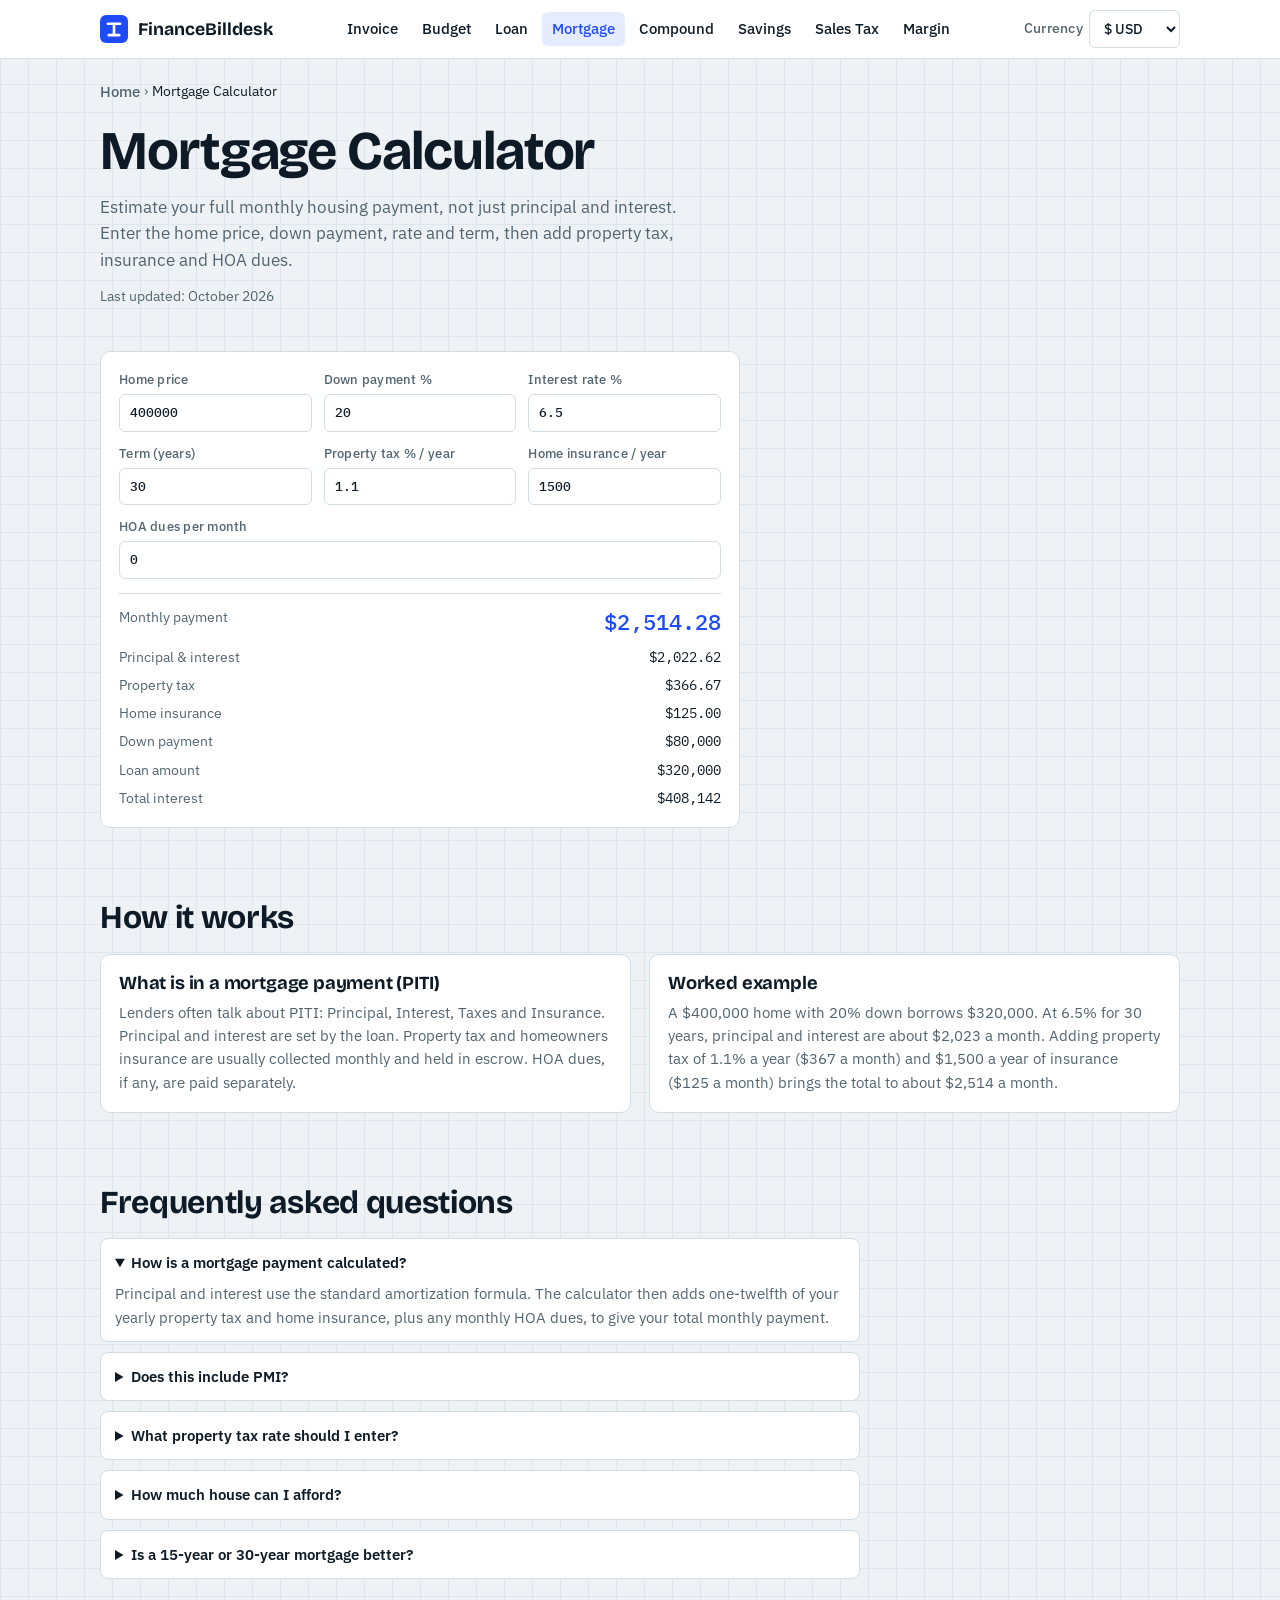
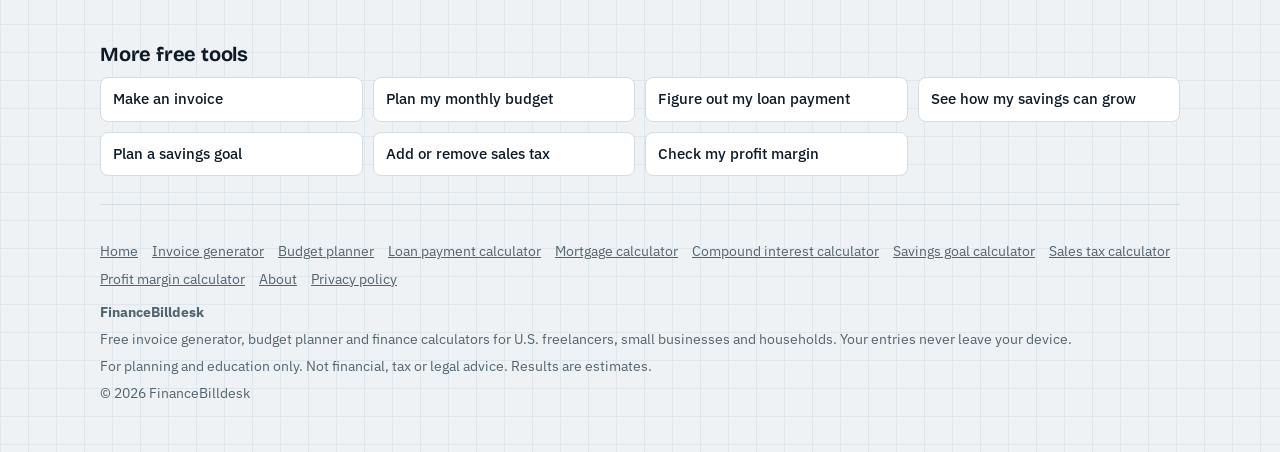
<file: mortgage-calculator.html>
<!doctype html>
<html lang="en-US">
<head>
<meta charset="utf-8">
<meta name="viewport" content="width=device-width, initial-scale=1, viewport-fit=cover">
<title>Mortgage Calculator with Taxes &amp; Insurance | FinanceBilldesk</title>
<meta name="description" content="Estimate your monthly mortgage payment with principal, interest, property tax, home insurance and HOA dues. See down payment, loan amount and total interest. Free.">
<meta name="robots" content="index, follow, max-image-preview:large">
<link rel="canonical" href="https://www.financebilldesk.com/mortgage-calculator.html">
<link rel="alternate" hreflang="en-us" href="https://www.financebilldesk.com/mortgage-calculator.html">
<link rel="alternate" hreflang="x-default" href="https://www.financebilldesk.com/mortgage-calculator.html">
<meta name="theme-color" content="#1F4BFF">
<meta property="og:type" content="website">
<meta property="og:locale" content="en_US">
<meta property="og:title" content="Mortgage Calculator with Taxes &amp; Insurance | FinanceBilldesk">
<meta property="og:description" content="Estimate your monthly mortgage payment with principal, interest, property tax, home insurance and HOA dues. See down payment, loan amount and total interest. Free.">
<meta property="og:url" content="https://www.financebilldesk.com/mortgage-calculator.html">
<meta property="og:site_name" content="FinanceBilldesk">
<meta name="twitter:card" content="summary">
<meta name="twitter:title" content="Mortgage Calculator with Taxes &amp; Insurance | FinanceBilldesk">
<meta name="twitter:description" content="Estimate your monthly mortgage payment with principal, interest, property tax, home insurance and HOA dues. See down payment, loan amount and total interest. Free.">
<link rel="icon" href="data:image/svg+xml,%3Csvg xmlns='http://www.w3.org/2000/svg' viewBox='0 0 32 32'%3E%3Crect width='32' height='32' rx='7' fill='%231F4BFF'/%3E%3Cpath d='M9 10h14M16 10v13M10 23h12' stroke='white' stroke-width='3' stroke-linecap='round' fill='none'/%3E%3C/svg%3E">
<link rel="preconnect" href="https://fonts.googleapis.com">
<link rel="preconnect" href="https://fonts.gstatic.com" crossorigin>
<link rel="stylesheet" href="https://fonts.googleapis.com/css2?family=Bricolage+Grotesque:opsz,wght@12..96,500;12..96,700&family=IBM+Plex+Sans:wght@400;500;600&family=IBM+Plex+Mono:wght@400;500&display=swap">
<link rel="stylesheet" href="styles.css">
<script async src="https://pagead2.googlesyndication.com/pagead/js/adsbygoogle.js?client=ca-pub-6484114404141398" crossorigin="anonymous"></script>
<script type="application/ld+json">
{
  "@context": "https://schema.org",
  "@graph": [
    {
      "@type": "Organization",
      "@id": "https://www.financebilldesk.com/#org",
      "name": "FinanceBilldesk",
      "url": "https://www.financebilldesk.com/",
      "areaServed": {
        "@type": "Country",
        "name": "United States"
      }
    },
    {
      "@type": "WebApplication",
      "name": "Mortgage Calculator",
      "url": "https://www.financebilldesk.com/mortgage-calculator.html",
      "description": "Mortgage payment calculator including property tax, home insurance and HOA dues.",
      "inLanguage": "en-US",
      "applicationCategory": "FinanceApplication",
      "operatingSystem": "Any (web browser)",
      "isAccessibleForFree": true,
      "countriesSupported": "US",
      "dateModified": "2026-10-06",
      "offers": {
        "@type": "Offer",
        "price": "0",
        "priceCurrency": "USD"
      },
      "publisher": {
        "@id": "https://www.financebilldesk.com/#org"
      },
      "isPartOf": {
        "@type": "WebSite",
        "name": "FinanceBilldesk",
        "url": "https://www.financebilldesk.com/"
      }
    },
    {
      "@type": "FAQPage",
      "mainEntity": [
        {
          "@type": "Question",
          "name": "How is a mortgage payment calculated?",
          "acceptedAnswer": {
            "@type": "Answer",
            "text": "Principal and interest use the standard amortization formula. The calculator then adds one-twelfth of your yearly property tax and home insurance, plus any monthly HOA dues, to give your total monthly payment."
          }
        },
        {
          "@type": "Question",
          "name": "Does this include PMI?",
          "acceptedAnswer": {
            "@type": "Answer",
            "text": "No. Private mortgage insurance is usually required on conventional loans with less than 20% down. If your down payment is below 20%, ask your lender for a PMI estimate and add it to the result."
          }
        },
        {
          "@type": "Question",
          "name": "What property tax rate should I enter?",
          "acceptedAnswer": {
            "@type": "Answer",
            "text": "Property tax rates vary by state, county and city. The default of 1.1% is only an example. Check the listing, your county assessor's website or a recent tax bill for the real figure."
          }
        },
        {
          "@type": "Question",
          "name": "How much house can I afford?",
          "acceptedAnswer": {
            "@type": "Answer",
            "text": "Many lenders use the 28/36 guideline: housing costs of about 28% of gross income and total debt payments of about 36%. It is a guideline, not a rule, and your lender will set its own limits."
          }
        },
        {
          "@type": "Question",
          "name": "Is a 15-year or 30-year mortgage better?",
          "acceptedAnswer": {
            "@type": "Answer",
            "text": "A 15-year loan has a higher monthly payment but a lower rate on average and far less total interest. A 30-year loan has a lower payment and more flexibility. Try both terms in the calculator to compare."
          }
        }
      ]
    },
    {
      "@type": "BreadcrumbList",
      "itemListElement": [
        {
          "@type": "ListItem",
          "position": 1,
          "name": "Home",
          "item": "https://www.financebilldesk.com/"
        },
        {
          "@type": "ListItem",
          "position": 2,
          "name": "Mortgage Calculator",
          "item": "https://www.financebilldesk.com/mortgage-calculator.html"
        }
      ]
    }
  ]
}
</script>
</head>
<body>
<header class="bar noprint"><div class="wrap">
<a class="brand" href="index.html" aria-label="FinanceBilldesk home"><svg viewBox="0 0 32 32" aria-hidden="true"><rect width="32" height="32" rx="7" fill="var(--accent)"/><path d="M9 10h14M16 10v13M10 23h12" stroke="var(--accent-ink)" stroke-width="3" stroke-linecap="round" fill="none"/></svg>FinanceBilldesk</a>
<nav aria-label="Tools"><a href="invoice-generator.html">Invoice</a><a href="budget-planner.html">Budget</a><a href="loan-payment-calculator.html">Loan</a><a href="mortgage-calculator.html" aria-current="page">Mortgage</a><a href="compound-interest-calculator.html">Compound</a><a href="savings-goal-calculator.html">Savings</a><a href="sales-tax-calculator.html">Sales Tax</a><a href="profit-margin-calculator.html">Margin</a></nav>
<label class="cur" for="currency" style="flex-direction:row">Currency
<select id="currency" aria-label="Currency"><option value="USD" selected>$ USD</option><option value="CAD">C$ CAD</option><option value="GBP">£ GBP</option><option value="EUR">€ EUR</option><option value="AUD">A$ AUD</option><option value="INR">₹ INR</option><option value="AED">AED</option><option value="SGD">S$ SGD</option></select></label>
</div></header>
<main class="wrap" id="top">
<aside class="ad-slot noprint" data-slot="banner" aria-label="Advertisement"><div class="ad-label">Advertisement</div><div class="ad-box"></div></aside>
<nav class="crumbs noprint" aria-label="Breadcrumb"><a href="index.html">Home</a> › <span aria-current="page">Mortgage Calculator</span></nav>
<div class="page-head noprint"><h1>Mortgage Calculator</h1><p>Estimate your full monthly housing payment, not just principal and interest. Enter the home price, down payment, rate and term, then add property tax, insurance and HOA dues.</p><span class="updated">Last updated: October 2026</span></div>
<section class="tool single"><article class="panel card" id="mortgage"><div class="fields"><label>Home price<input id="mt-price" type="number" inputmode="decimal" min="0" step="any" value="400000"></label><label>Down payment %<input id="mt-down" type="number" inputmode="decimal" min="0" step="0.5" value="20"></label><label>Interest rate %<input id="mt-rate" type="number" inputmode="decimal" min="0" step="0.01" value="6.5"></label><label>Term (years)<input id="mt-term" type="number" inputmode="decimal" min="0" step="1" value="30"></label><label>Property tax % / year<input id="mt-tax" type="number" inputmode="decimal" min="0" step="0.01" value="1.1"></label><label>Home insurance / year<input id="mt-ins" type="number" inputmode="decimal" min="0" step="any" value="1500"></label><label class="full">HOA dues per month<input id="mt-hoa" type="number" inputmode="decimal" min="0" step="any" value="0"></label></div><dl class="res" id="mt-out"></dl></article></section>
<aside class="ad-slot noprint" data-slot="mid" aria-label="Advertisement"><div class="ad-label">Advertisement</div><div class="ad-box"></div></aside>
<section class="tool noprint" aria-labelledby="h-guide"><div class="sec-head"><h2 id="h-guide">How it works</h2></div><div class="guide"><article class="panel"><h2 style="font-size:1.15rem">What is in a mortgage payment (PITI)</h2><p>Lenders often talk about PITI: Principal, Interest, Taxes and Insurance. Principal and interest are set by the loan. Property tax and homeowners insurance are usually collected monthly and held in escrow. HOA dues, if any, are paid separately.</p></article>
<article class="panel"><h2 style="font-size:1.15rem">Worked example</h2><p>A $400,000 home with 20% down borrows $320,000. At 6.5% for 30 years, principal and interest are about $2,023 a month. Adding property tax of 1.1% a year ($367 a month) and $1,500 a year of insurance ($125 a month) brings the total to about $2,514 a month.</p></article></div></section>
<section class="tool noprint" aria-labelledby="h-faq"><div class="sec-head"><h2 id="h-faq">Frequently asked questions</h2></div><div class="faq"><details open><summary>How is a mortgage payment calculated?</summary><p>Principal and interest use the standard amortization formula. The calculator then adds one-twelfth of your yearly property tax and home insurance, plus any monthly HOA dues, to give your total monthly payment.</p></details>
<details><summary>Does this include PMI?</summary><p>No. Private mortgage insurance is usually required on conventional loans with less than 20% down. If your down payment is below 20%, ask your lender for a PMI estimate and add it to the result.</p></details>
<details><summary>What property tax rate should I enter?</summary><p>Property tax rates vary by state, county and city. The default of 1.1% is only an example. Check the listing, your county assessor&#x27;s website or a recent tax bill for the real figure.</p></details>
<details><summary>How much house can I afford?</summary><p>Many lenders use the 28/36 guideline: housing costs of about 28% of gross income and total debt payments of about 36%. It is a guideline, not a rule, and your lender will set its own limits.</p></details>
<details><summary>Is a 15-year or 30-year mortgage better?</summary><p>A 15-year loan has a higher monthly payment but a lower rate on average and far less total interest. A 30-year loan has a lower payment and more flexibility. Try both terms in the calculator to compare.</p></details></div></section>
<aside class="ad-slot noprint" data-slot="bottom" aria-label="Advertisement"><div class="ad-label">Advertisement</div><div class="ad-box"></div></aside>
<section class="more noprint" aria-labelledby="h-more"><h2 id="h-more">More free tools</h2><div class="mlinks"><a href="invoice-generator.html">Make an invoice</a><a href="budget-planner.html">Plan my monthly budget</a><a href="loan-payment-calculator.html">Figure out my loan payment</a><a href="compound-interest-calculator.html">See how my savings can grow</a><a href="savings-goal-calculator.html">Plan a savings goal</a><a href="sales-tax-calculator.html">Add or remove sales tax</a><a href="profit-margin-calculator.html">Check my profit margin</a></div></section>
</main>
<footer class="wrap noprint"><div class="flinks"><a href="index.html">Home</a><a href="invoice-generator.html">Invoice generator</a><a href="budget-planner.html">Budget planner</a><a href="loan-payment-calculator.html">Loan payment calculator</a><a href="mortgage-calculator.html">Mortgage calculator</a><a href="compound-interest-calculator.html">Compound interest calculator</a><a href="savings-goal-calculator.html">Savings goal calculator</a><a href="sales-tax-calculator.html">Sales tax calculator</a><a href="profit-margin-calculator.html">Profit margin calculator</a><a href="about.html">About</a><a href="privacy-policy.html">Privacy policy</a></div><strong>FinanceBilldesk</strong><span>Free invoice generator, budget planner and finance calculators for U.S. freelancers, small businesses and households. Your entries never leave your device.</span><span>For planning and education only. Not financial, tax or legal advice. Results are estimates.</span><span>© 2026 FinanceBilldesk</span></footer>
<script src="ads-config.js"></script>
<script src="ads.js"></script>
<script src="app.js"></script>
</body>
</html>
</file>
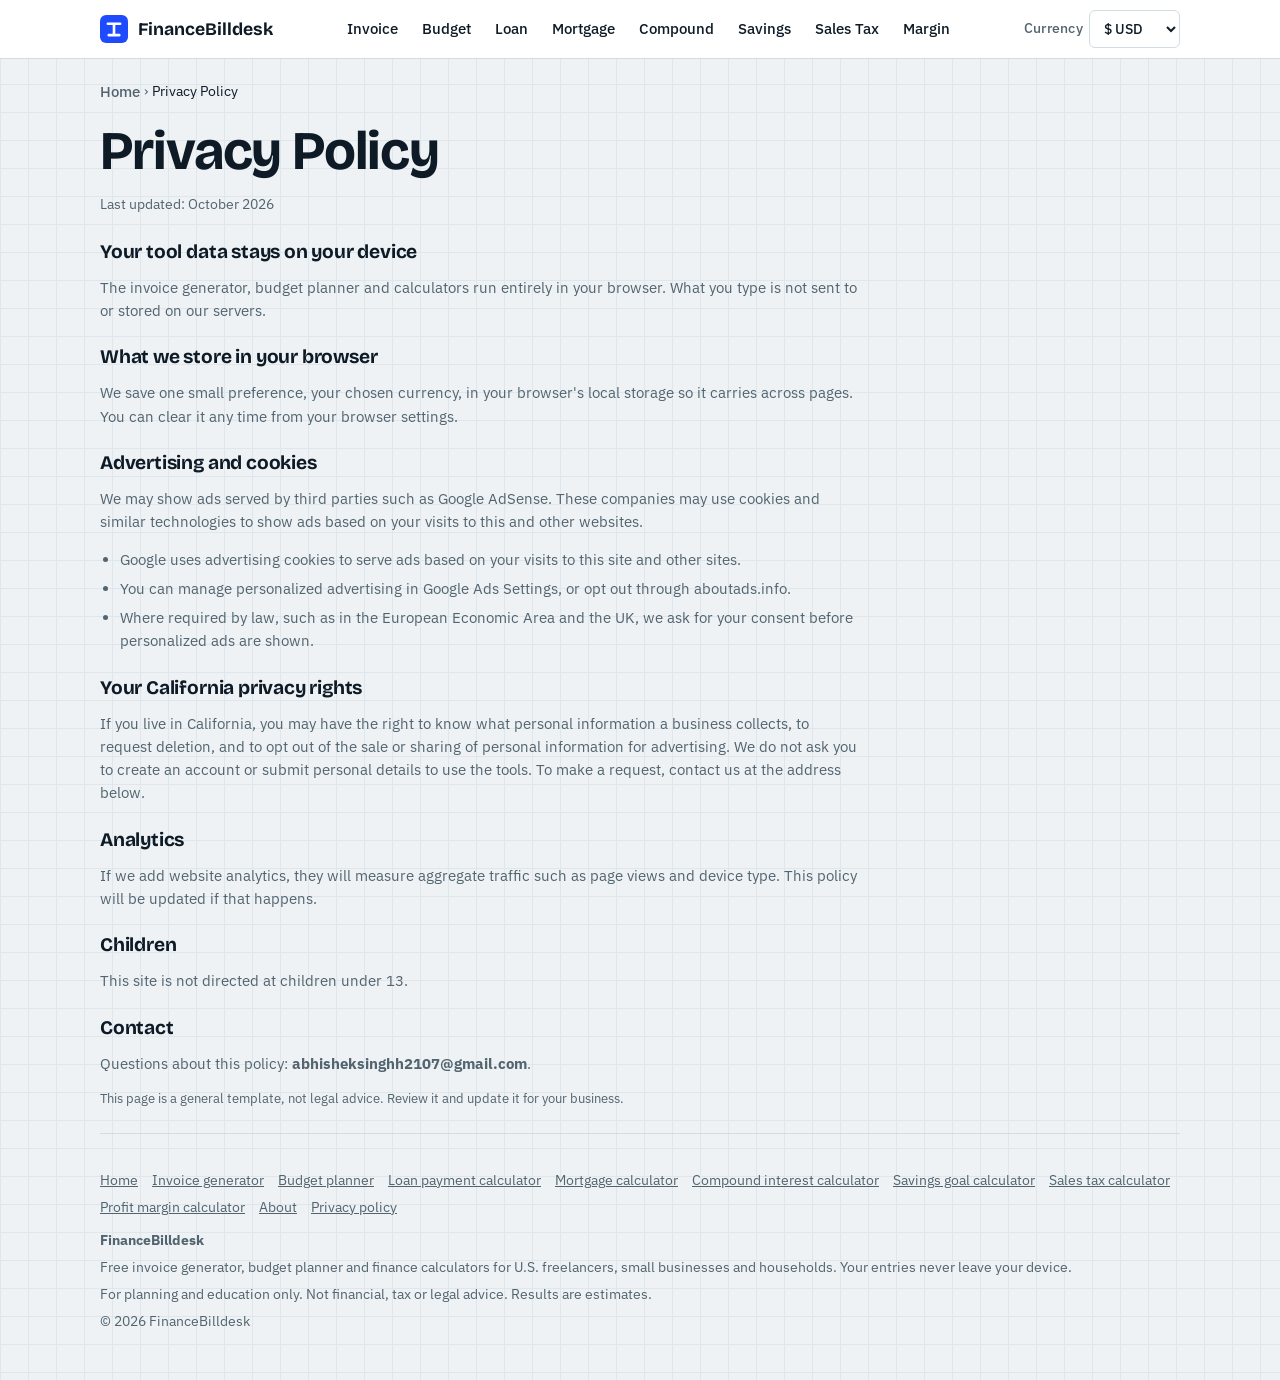
<file: privacy-policy.html>
<!doctype html>
<html lang="en-US">
<head>
<meta charset="utf-8">
<meta name="viewport" content="width=device-width, initial-scale=1, viewport-fit=cover">
<title>Privacy Policy | FinanceBilldesk</title>
<meta name="description" content="How FinanceBilldesk handles your data, cookies and third-party advertising such as Google AdSense.">
<meta name="robots" content="index, follow, max-image-preview:large">
<link rel="canonical" href="https://www.financebilldesk.com/privacy-policy.html">
<link rel="alternate" hreflang="en-us" href="https://www.financebilldesk.com/privacy-policy.html">
<link rel="alternate" hreflang="x-default" href="https://www.financebilldesk.com/privacy-policy.html">
<meta name="theme-color" content="#1F4BFF">
<meta property="og:type" content="website">
<meta property="og:locale" content="en_US">
<meta property="og:title" content="Privacy Policy | FinanceBilldesk">
<meta property="og:description" content="How FinanceBilldesk handles your data, cookies and third-party advertising such as Google AdSense.">
<meta property="og:url" content="https://www.financebilldesk.com/privacy-policy.html">
<meta property="og:site_name" content="FinanceBilldesk">
<meta name="twitter:card" content="summary">
<meta name="twitter:title" content="Privacy Policy | FinanceBilldesk">
<meta name="twitter:description" content="How FinanceBilldesk handles your data, cookies and third-party advertising such as Google AdSense.">
<link rel="icon" href="data:image/svg+xml,%3Csvg xmlns='http://www.w3.org/2000/svg' viewBox='0 0 32 32'%3E%3Crect width='32' height='32' rx='7' fill='%231F4BFF'/%3E%3Cpath d='M9 10h14M16 10v13M10 23h12' stroke='white' stroke-width='3' stroke-linecap='round' fill='none'/%3E%3C/svg%3E">
<link rel="preconnect" href="https://fonts.googleapis.com">
<link rel="preconnect" href="https://fonts.gstatic.com" crossorigin>
<link rel="stylesheet" href="https://fonts.googleapis.com/css2?family=Bricolage+Grotesque:opsz,wght@12..96,500;12..96,700&family=IBM+Plex+Sans:wght@400;500;600&family=IBM+Plex+Mono:wght@400;500&display=swap">
<link rel="stylesheet" href="styles.css">
<script async src="https://pagead2.googlesyndication.com/pagead/js/adsbygoogle.js?client=ca-pub-6484114404141398" crossorigin="anonymous"></script>
<script type="application/ld+json">
{
  "@context": "https://schema.org",
  "@graph": [
    {
      "@type": "Organization",
      "@id": "https://www.financebilldesk.com/#org",
      "name": "FinanceBilldesk",
      "url": "https://www.financebilldesk.com/",
      "areaServed": {
        "@type": "Country",
        "name": "United States"
      }
    },
    {
      "@type": "WebPage",
      "name": "Privacy Policy",
      "url": "https://www.financebilldesk.com/privacy-policy.html",
      "inLanguage": "en-US"
    }
  ]
}
</script>
</head>
<body>
<header class="bar noprint"><div class="wrap">
<a class="brand" href="index.html" aria-label="FinanceBilldesk home"><svg viewBox="0 0 32 32" aria-hidden="true"><rect width="32" height="32" rx="7" fill="var(--accent)"/><path d="M9 10h14M16 10v13M10 23h12" stroke="var(--accent-ink)" stroke-width="3" stroke-linecap="round" fill="none"/></svg>FinanceBilldesk</a>
<nav aria-label="Tools"><a href="invoice-generator.html">Invoice</a><a href="budget-planner.html">Budget</a><a href="loan-payment-calculator.html">Loan</a><a href="mortgage-calculator.html">Mortgage</a><a href="compound-interest-calculator.html">Compound</a><a href="savings-goal-calculator.html">Savings</a><a href="sales-tax-calculator.html">Sales Tax</a><a href="profit-margin-calculator.html">Margin</a></nav>
<label class="cur" for="currency" style="flex-direction:row">Currency
<select id="currency" aria-label="Currency"><option value="USD" selected>$ USD</option><option value="CAD">C$ CAD</option><option value="GBP">£ GBP</option><option value="EUR">€ EUR</option><option value="AUD">A$ AUD</option><option value="INR">₹ INR</option><option value="AED">AED</option><option value="SGD">S$ SGD</option></select></label>
</div></header>
<main class="wrap" id="top">
<nav class="crumbs" aria-label="Breadcrumb"><a href="index.html">Home</a> › <span aria-current="page">Privacy Policy</span></nav>
<div class="page-head"><h1>Privacy Policy</h1><span class="updated">Last updated: October 2026</span></div>
<div class="legal">
<h2>Your tool data stays on your device</h2><p>The invoice generator, budget planner and calculators run entirely in your browser. What you type is not sent to or stored on our servers.</p><h2>What we store in your browser</h2><p>We save one small preference, your chosen currency, in your browser's local storage so it carries across pages. You can clear it any time from your browser settings.</p><h2>Advertising and cookies</h2><p>We may show ads served by third parties such as Google AdSense. These companies may use cookies and similar technologies to show ads based on your visits to this and other websites.</p><ul><li>Google uses advertising cookies to serve ads based on your visits to this site and other sites.</li><li>You can manage personalized advertising in Google Ads Settings, or opt out through aboutads.info.</li><li>Where required by law, such as in the European Economic Area and the UK, we ask for your consent before personalized ads are shown.</li></ul><h2>Your California privacy rights</h2><p>If you live in California, you may have the right to know what personal information a business collects, to request deletion, and to opt out of the sale or sharing of personal information for advertising. We do not ask you to create an account or submit personal details to use the tools. To make a request, contact us at the address below.</p><h2>Analytics</h2><p>If we add website analytics, they will measure aggregate traffic such as page views and device type. This policy will be updated if that happens.</p><h2>Children</h2><p>This site is not directed at children under 13.</p><h2>Contact</h2><p>Questions about this policy: <strong>abhisheksinghh2107@gmail.com</strong>.</p><p class="hint">This page is a general template, not legal advice. Review it and update it for your business.</p>
</div>
</main>
<footer class="wrap noprint"><div class="flinks"><a href="index.html">Home</a><a href="invoice-generator.html">Invoice generator</a><a href="budget-planner.html">Budget planner</a><a href="loan-payment-calculator.html">Loan payment calculator</a><a href="mortgage-calculator.html">Mortgage calculator</a><a href="compound-interest-calculator.html">Compound interest calculator</a><a href="savings-goal-calculator.html">Savings goal calculator</a><a href="sales-tax-calculator.html">Sales tax calculator</a><a href="profit-margin-calculator.html">Profit margin calculator</a><a href="about.html">About</a><a href="privacy-policy.html">Privacy policy</a></div><strong>FinanceBilldesk</strong><span>Free invoice generator, budget planner and finance calculators for U.S. freelancers, small businesses and households. Your entries never leave your device.</span><span>For planning and education only. Not financial, tax or legal advice. Results are estimates.</span><span>© 2026 FinanceBilldesk</span></footer>
<script src="ads-config.js"></script>
<script src="ads.js"></script>
<script src="app.js"></script>
</body>
</html>
</file>
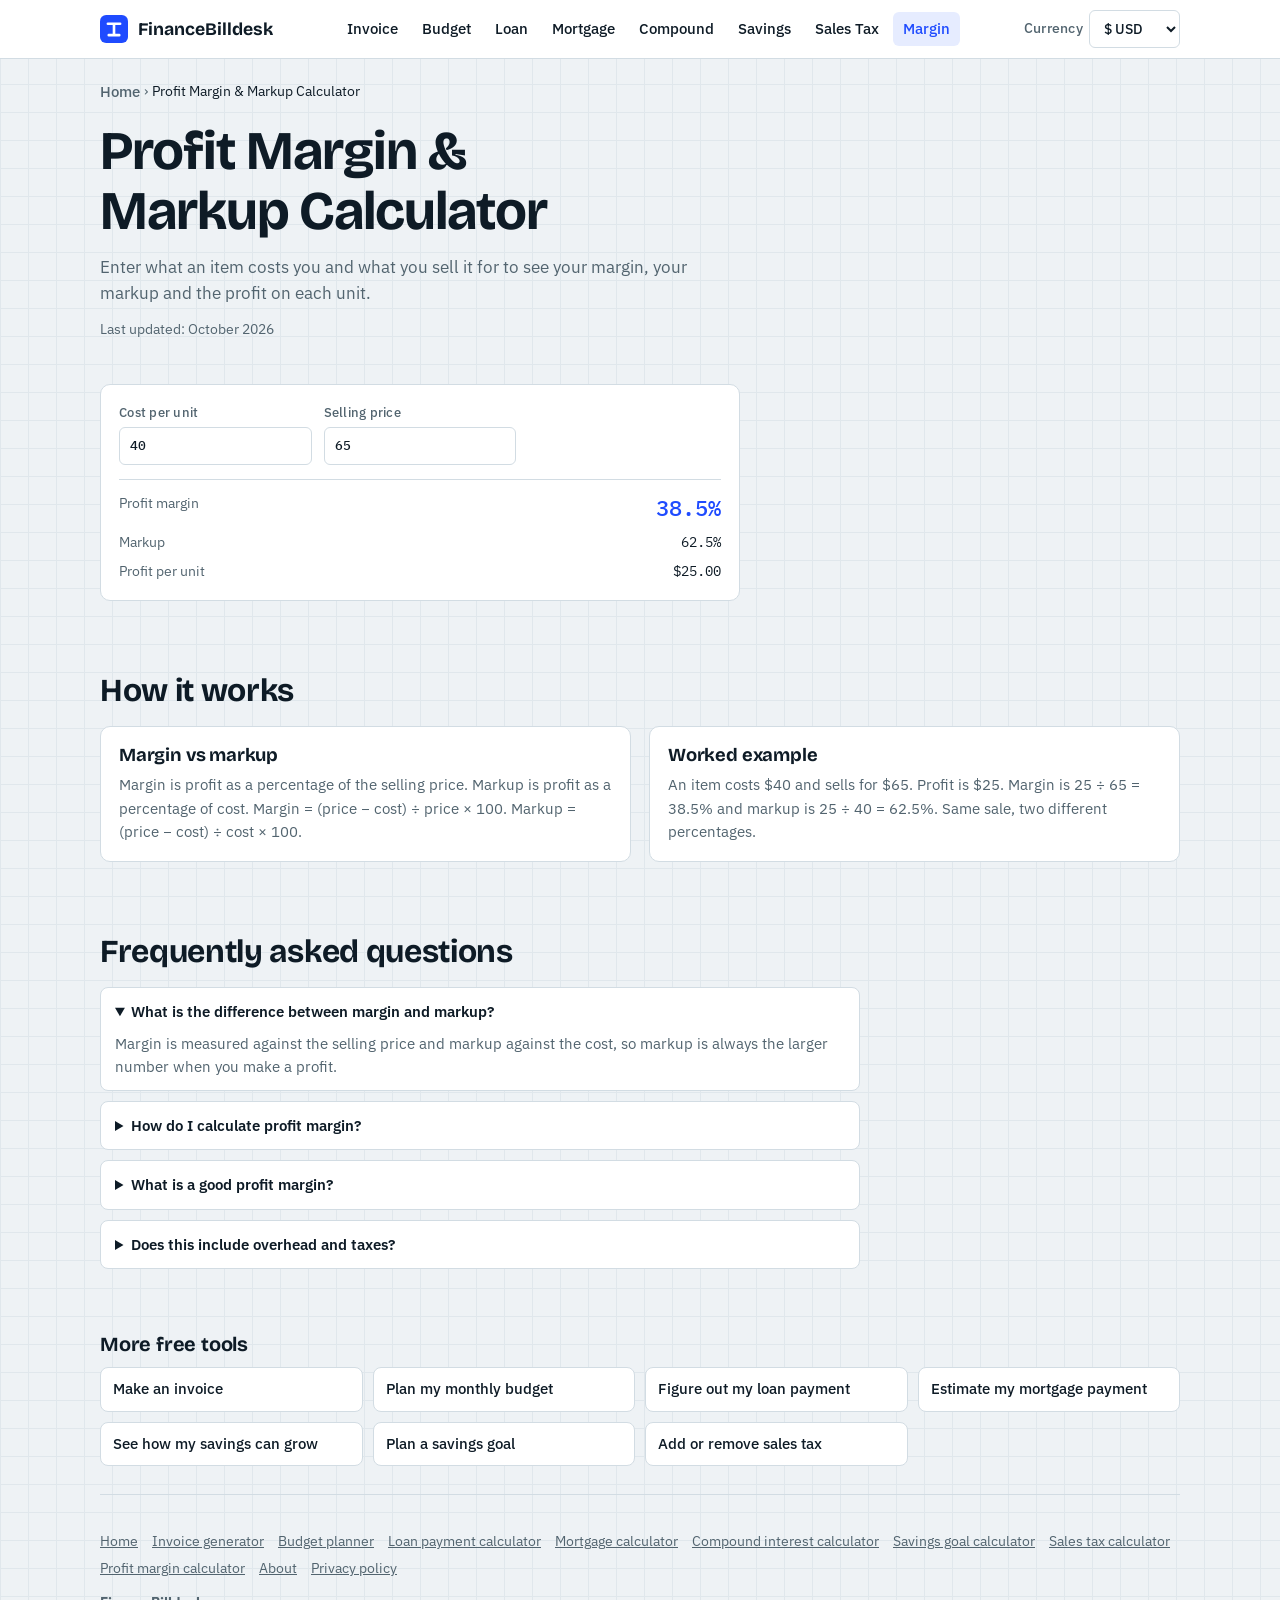
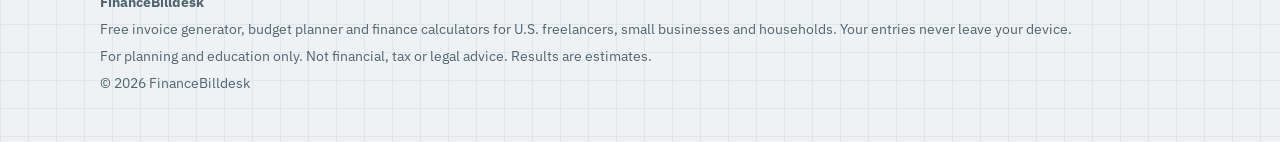
<file: profit-margin-calculator.html>
<!doctype html>
<html lang="en-US">
<head>
<meta charset="utf-8">
<meta name="viewport" content="width=device-width, initial-scale=1, viewport-fit=cover">
<title>Profit Margin &amp; Markup Calculator | FinanceBilldesk</title>
<meta name="description" content="Work out profit margin, markup and profit per unit from your cost and selling price. Learn the difference between margin and markup. Free calculator.">
<meta name="robots" content="index, follow, max-image-preview:large">
<link rel="canonical" href="https://www.financebilldesk.com/profit-margin-calculator.html">
<link rel="alternate" hreflang="en-us" href="https://www.financebilldesk.com/profit-margin-calculator.html">
<link rel="alternate" hreflang="x-default" href="https://www.financebilldesk.com/profit-margin-calculator.html">
<meta name="theme-color" content="#1F4BFF">
<meta property="og:type" content="website">
<meta property="og:locale" content="en_US">
<meta property="og:title" content="Profit Margin &amp; Markup Calculator | FinanceBilldesk">
<meta property="og:description" content="Work out profit margin, markup and profit per unit from your cost and selling price. Learn the difference between margin and markup. Free calculator.">
<meta property="og:url" content="https://www.financebilldesk.com/profit-margin-calculator.html">
<meta property="og:site_name" content="FinanceBilldesk">
<meta name="twitter:card" content="summary">
<meta name="twitter:title" content="Profit Margin &amp; Markup Calculator | FinanceBilldesk">
<meta name="twitter:description" content="Work out profit margin, markup and profit per unit from your cost and selling price. Learn the difference between margin and markup. Free calculator.">
<link rel="icon" href="data:image/svg+xml,%3Csvg xmlns='http://www.w3.org/2000/svg' viewBox='0 0 32 32'%3E%3Crect width='32' height='32' rx='7' fill='%231F4BFF'/%3E%3Cpath d='M9 10h14M16 10v13M10 23h12' stroke='white' stroke-width='3' stroke-linecap='round' fill='none'/%3E%3C/svg%3E">
<link rel="preconnect" href="https://fonts.googleapis.com">
<link rel="preconnect" href="https://fonts.gstatic.com" crossorigin>
<link rel="stylesheet" href="https://fonts.googleapis.com/css2?family=Bricolage+Grotesque:opsz,wght@12..96,500;12..96,700&family=IBM+Plex+Sans:wght@400;500;600&family=IBM+Plex+Mono:wght@400;500&display=swap">
<link rel="stylesheet" href="styles.css">
<script async src="https://pagead2.googlesyndication.com/pagead/js/adsbygoogle.js?client=ca-pub-6484114404141398" crossorigin="anonymous"></script>
<script type="application/ld+json">
{
  "@context": "https://schema.org",
  "@graph": [
    {
      "@type": "Organization",
      "@id": "https://www.financebilldesk.com/#org",
      "name": "FinanceBilldesk",
      "url": "https://www.financebilldesk.com/",
      "areaServed": {
        "@type": "Country",
        "name": "United States"
      }
    },
    {
      "@type": "WebApplication",
      "name": "Profit Margin & Markup Calculator",
      "url": "https://www.financebilldesk.com/profit-margin-calculator.html",
      "description": "Profit margin and markup calculator.",
      "inLanguage": "en-US",
      "applicationCategory": "FinanceApplication",
      "operatingSystem": "Any (web browser)",
      "isAccessibleForFree": true,
      "countriesSupported": "US",
      "dateModified": "2026-10-06",
      "offers": {
        "@type": "Offer",
        "price": "0",
        "priceCurrency": "USD"
      },
      "publisher": {
        "@id": "https://www.financebilldesk.com/#org"
      },
      "isPartOf": {
        "@type": "WebSite",
        "name": "FinanceBilldesk",
        "url": "https://www.financebilldesk.com/"
      }
    },
    {
      "@type": "FAQPage",
      "mainEntity": [
        {
          "@type": "Question",
          "name": "What is the difference between margin and markup?",
          "acceptedAnswer": {
            "@type": "Answer",
            "text": "Margin is measured against the selling price and markup against the cost, so markup is always the larger number when you make a profit."
          }
        },
        {
          "@type": "Question",
          "name": "How do I calculate profit margin?",
          "acceptedAnswer": {
            "@type": "Answer",
            "text": "Subtract cost from the selling price, divide by the selling price and multiply by 100."
          }
        },
        {
          "@type": "Question",
          "name": "What is a good profit margin?",
          "acceptedAnswer": {
            "@type": "Answer",
            "text": "It depends on the industry. Retail margins are often thin, while software and services can be much higher. Compare with similar businesses."
          }
        },
        {
          "@type": "Question",
          "name": "Does this include overhead and taxes?",
          "acceptedAnswer": {
            "@type": "Answer",
            "text": "No. It shows the margin on a single item before rent, wages, taxes and other costs."
          }
        }
      ]
    },
    {
      "@type": "BreadcrumbList",
      "itemListElement": [
        {
          "@type": "ListItem",
          "position": 1,
          "name": "Home",
          "item": "https://www.financebilldesk.com/"
        },
        {
          "@type": "ListItem",
          "position": 2,
          "name": "Profit Margin & Markup Calculator",
          "item": "https://www.financebilldesk.com/profit-margin-calculator.html"
        }
      ]
    }
  ]
}
</script>
</head>
<body>
<header class="bar noprint"><div class="wrap">
<a class="brand" href="index.html" aria-label="FinanceBilldesk home"><svg viewBox="0 0 32 32" aria-hidden="true"><rect width="32" height="32" rx="7" fill="var(--accent)"/><path d="M9 10h14M16 10v13M10 23h12" stroke="var(--accent-ink)" stroke-width="3" stroke-linecap="round" fill="none"/></svg>FinanceBilldesk</a>
<nav aria-label="Tools"><a href="invoice-generator.html">Invoice</a><a href="budget-planner.html">Budget</a><a href="loan-payment-calculator.html">Loan</a><a href="mortgage-calculator.html">Mortgage</a><a href="compound-interest-calculator.html">Compound</a><a href="savings-goal-calculator.html">Savings</a><a href="sales-tax-calculator.html">Sales Tax</a><a href="profit-margin-calculator.html" aria-current="page">Margin</a></nav>
<label class="cur" for="currency" style="flex-direction:row">Currency
<select id="currency" aria-label="Currency"><option value="USD" selected>$ USD</option><option value="CAD">C$ CAD</option><option value="GBP">£ GBP</option><option value="EUR">€ EUR</option><option value="AUD">A$ AUD</option><option value="INR">₹ INR</option><option value="AED">AED</option><option value="SGD">S$ SGD</option></select></label>
</div></header>
<main class="wrap" id="top">
<aside class="ad-slot noprint" data-slot="banner" aria-label="Advertisement"><div class="ad-label">Advertisement</div><div class="ad-box"></div></aside>
<nav class="crumbs noprint" aria-label="Breadcrumb"><a href="index.html">Home</a> › <span aria-current="page">Profit Margin &amp; Markup Calculator</span></nav>
<div class="page-head noprint"><h1>Profit Margin &amp; Markup Calculator</h1><p>Enter what an item costs you and what you sell it for to see your margin, your markup and the profit on each unit.</p><span class="updated">Last updated: October 2026</span></div>
<section class="tool single"><article class="panel card" id="margin"><div class="fields"><label>Cost per unit<input id="mg-c" type="number" inputmode="decimal" min="0" step="any" value="40"></label><label>Selling price<input id="mg-s" type="number" inputmode="decimal" min="0" step="any" value="65"></label></div><dl class="res" id="mg-out"></dl></article></section>
<aside class="ad-slot noprint" data-slot="mid" aria-label="Advertisement"><div class="ad-label">Advertisement</div><div class="ad-box"></div></aside>
<section class="tool noprint" aria-labelledby="h-guide"><div class="sec-head"><h2 id="h-guide">How it works</h2></div><div class="guide"><article class="panel"><h2 style="font-size:1.15rem">Margin vs markup</h2><p>Margin is profit as a percentage of the selling price. Markup is profit as a percentage of cost. Margin = (price − cost) ÷ price × 100. Markup = (price − cost) ÷ cost × 100.</p></article>
<article class="panel"><h2 style="font-size:1.15rem">Worked example</h2><p>An item costs $40 and sells for $65. Profit is $25. Margin is 25 ÷ 65 = 38.5% and markup is 25 ÷ 40 = 62.5%. Same sale, two different percentages.</p></article></div></section>
<section class="tool noprint" aria-labelledby="h-faq"><div class="sec-head"><h2 id="h-faq">Frequently asked questions</h2></div><div class="faq"><details open><summary>What is the difference between margin and markup?</summary><p>Margin is measured against the selling price and markup against the cost, so markup is always the larger number when you make a profit.</p></details>
<details><summary>How do I calculate profit margin?</summary><p>Subtract cost from the selling price, divide by the selling price and multiply by 100.</p></details>
<details><summary>What is a good profit margin?</summary><p>It depends on the industry. Retail margins are often thin, while software and services can be much higher. Compare with similar businesses.</p></details>
<details><summary>Does this include overhead and taxes?</summary><p>No. It shows the margin on a single item before rent, wages, taxes and other costs.</p></details></div></section>
<aside class="ad-slot noprint" data-slot="bottom" aria-label="Advertisement"><div class="ad-label">Advertisement</div><div class="ad-box"></div></aside>
<section class="more noprint" aria-labelledby="h-more"><h2 id="h-more">More free tools</h2><div class="mlinks"><a href="invoice-generator.html">Make an invoice</a><a href="budget-planner.html">Plan my monthly budget</a><a href="loan-payment-calculator.html">Figure out my loan payment</a><a href="mortgage-calculator.html">Estimate my mortgage payment</a><a href="compound-interest-calculator.html">See how my savings can grow</a><a href="savings-goal-calculator.html">Plan a savings goal</a><a href="sales-tax-calculator.html">Add or remove sales tax</a></div></section>
</main>
<footer class="wrap noprint"><div class="flinks"><a href="index.html">Home</a><a href="invoice-generator.html">Invoice generator</a><a href="budget-planner.html">Budget planner</a><a href="loan-payment-calculator.html">Loan payment calculator</a><a href="mortgage-calculator.html">Mortgage calculator</a><a href="compound-interest-calculator.html">Compound interest calculator</a><a href="savings-goal-calculator.html">Savings goal calculator</a><a href="sales-tax-calculator.html">Sales tax calculator</a><a href="profit-margin-calculator.html">Profit margin calculator</a><a href="about.html">About</a><a href="privacy-policy.html">Privacy policy</a></div><strong>FinanceBilldesk</strong><span>Free invoice generator, budget planner and finance calculators for U.S. freelancers, small businesses and households. Your entries never leave your device.</span><span>For planning and education only. Not financial, tax or legal advice. Results are estimates.</span><span>© 2026 FinanceBilldesk</span></footer>
<script src="ads-config.js"></script>
<script src="ads.js"></script>
<script src="app.js"></script>
</body>
</html>
</file>
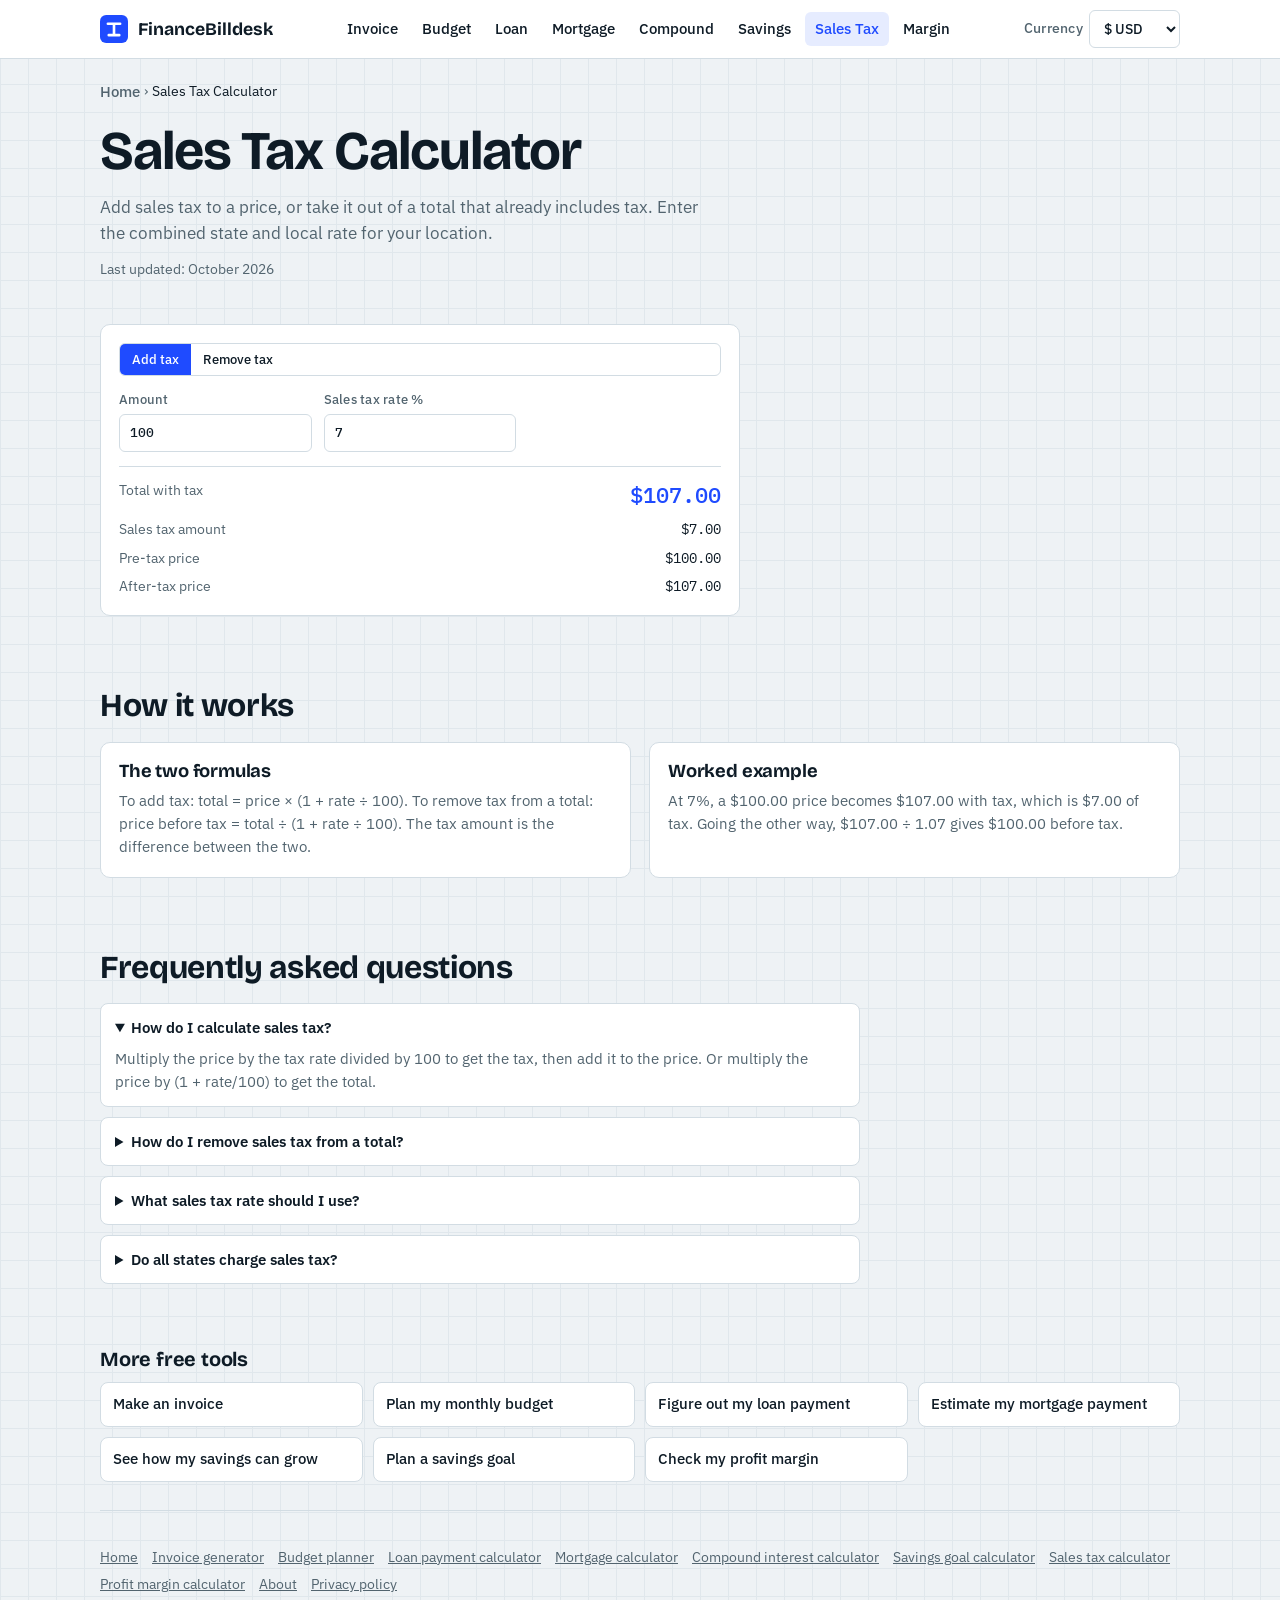
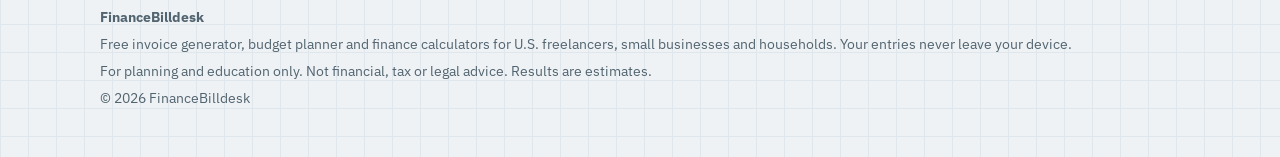
<file: sales-tax-calculator.html>
<!doctype html>
<html lang="en-US">
<head>
<meta charset="utf-8">
<meta name="viewport" content="width=device-width, initial-scale=1, viewport-fit=cover">
<title>Sales Tax Calculator: Add or Remove Tax | FinanceBilldesk</title>
<meta name="description" content="Add sales tax to a price or remove it from a total. See the tax amount, pre-tax price and after-tax price for any rate. Free sales tax calculator.">
<meta name="robots" content="index, follow, max-image-preview:large">
<link rel="canonical" href="https://www.financebilldesk.com/sales-tax-calculator.html">
<link rel="alternate" hreflang="en-us" href="https://www.financebilldesk.com/sales-tax-calculator.html">
<link rel="alternate" hreflang="x-default" href="https://www.financebilldesk.com/sales-tax-calculator.html">
<meta name="theme-color" content="#1F4BFF">
<meta property="og:type" content="website">
<meta property="og:locale" content="en_US">
<meta property="og:title" content="Sales Tax Calculator: Add or Remove Tax | FinanceBilldesk">
<meta property="og:description" content="Add sales tax to a price or remove it from a total. See the tax amount, pre-tax price and after-tax price for any rate. Free sales tax calculator.">
<meta property="og:url" content="https://www.financebilldesk.com/sales-tax-calculator.html">
<meta property="og:site_name" content="FinanceBilldesk">
<meta name="twitter:card" content="summary">
<meta name="twitter:title" content="Sales Tax Calculator: Add or Remove Tax | FinanceBilldesk">
<meta name="twitter:description" content="Add sales tax to a price or remove it from a total. See the tax amount, pre-tax price and after-tax price for any rate. Free sales tax calculator.">
<link rel="icon" href="data:image/svg+xml,%3Csvg xmlns='http://www.w3.org/2000/svg' viewBox='0 0 32 32'%3E%3Crect width='32' height='32' rx='7' fill='%231F4BFF'/%3E%3Cpath d='M9 10h14M16 10v13M10 23h12' stroke='white' stroke-width='3' stroke-linecap='round' fill='none'/%3E%3C/svg%3E">
<link rel="preconnect" href="https://fonts.googleapis.com">
<link rel="preconnect" href="https://fonts.gstatic.com" crossorigin>
<link rel="stylesheet" href="https://fonts.googleapis.com/css2?family=Bricolage+Grotesque:opsz,wght@12..96,500;12..96,700&family=IBM+Plex+Sans:wght@400;500;600&family=IBM+Plex+Mono:wght@400;500&display=swap">
<link rel="stylesheet" href="styles.css">
<script async src="https://pagead2.googlesyndication.com/pagead/js/adsbygoogle.js?client=ca-pub-6484114404141398" crossorigin="anonymous"></script>
<script type="application/ld+json">
{
  "@context": "https://schema.org",
  "@graph": [
    {
      "@type": "Organization",
      "@id": "https://www.financebilldesk.com/#org",
      "name": "FinanceBilldesk",
      "url": "https://www.financebilldesk.com/",
      "areaServed": {
        "@type": "Country",
        "name": "United States"
      }
    },
    {
      "@type": "WebApplication",
      "name": "Sales Tax Calculator",
      "url": "https://www.financebilldesk.com/sales-tax-calculator.html",
      "description": "Sales tax calculator that adds tax to a price or removes it from a tax-inclusive total.",
      "inLanguage": "en-US",
      "applicationCategory": "FinanceApplication",
      "operatingSystem": "Any (web browser)",
      "isAccessibleForFree": true,
      "countriesSupported": "US",
      "dateModified": "2026-10-06",
      "offers": {
        "@type": "Offer",
        "price": "0",
        "priceCurrency": "USD"
      },
      "publisher": {
        "@id": "https://www.financebilldesk.com/#org"
      },
      "isPartOf": {
        "@type": "WebSite",
        "name": "FinanceBilldesk",
        "url": "https://www.financebilldesk.com/"
      }
    },
    {
      "@type": "FAQPage",
      "mainEntity": [
        {
          "@type": "Question",
          "name": "How do I calculate sales tax?",
          "acceptedAnswer": {
            "@type": "Answer",
            "text": "Multiply the price by the tax rate divided by 100 to get the tax, then add it to the price. Or multiply the price by (1 + rate/100) to get the total."
          }
        },
        {
          "@type": "Question",
          "name": "How do I remove sales tax from a total?",
          "acceptedAnswer": {
            "@type": "Answer",
            "text": "Divide the total by (1 + rate/100). For example, $107 ÷ 1.07 = $100, so the sales tax was $7."
          }
        },
        {
          "@type": "Question",
          "name": "What sales tax rate should I use?",
          "acceptedAnswer": {
            "@type": "Answer",
            "text": "Use the combined state and local rate for the place where the sale is made or delivered. Rates differ by state, county and city, so check your state's department of revenue for the exact figure."
          }
        },
        {
          "@type": "Question",
          "name": "Do all states charge sales tax?",
          "acceptedAnswer": {
            "@type": "Answer",
            "text": "No. A handful of states have no statewide sales tax, though local taxes can still apply in some of them. Rules about what is taxable, such as groceries, clothing or services, also vary by state."
          }
        }
      ]
    },
    {
      "@type": "BreadcrumbList",
      "itemListElement": [
        {
          "@type": "ListItem",
          "position": 1,
          "name": "Home",
          "item": "https://www.financebilldesk.com/"
        },
        {
          "@type": "ListItem",
          "position": 2,
          "name": "Sales Tax Calculator",
          "item": "https://www.financebilldesk.com/sales-tax-calculator.html"
        }
      ]
    }
  ]
}
</script>
</head>
<body>
<header class="bar noprint"><div class="wrap">
<a class="brand" href="index.html" aria-label="FinanceBilldesk home"><svg viewBox="0 0 32 32" aria-hidden="true"><rect width="32" height="32" rx="7" fill="var(--accent)"/><path d="M9 10h14M16 10v13M10 23h12" stroke="var(--accent-ink)" stroke-width="3" stroke-linecap="round" fill="none"/></svg>FinanceBilldesk</a>
<nav aria-label="Tools"><a href="invoice-generator.html">Invoice</a><a href="budget-planner.html">Budget</a><a href="loan-payment-calculator.html">Loan</a><a href="mortgage-calculator.html">Mortgage</a><a href="compound-interest-calculator.html">Compound</a><a href="savings-goal-calculator.html">Savings</a><a href="sales-tax-calculator.html" aria-current="page">Sales Tax</a><a href="profit-margin-calculator.html">Margin</a></nav>
<label class="cur" for="currency" style="flex-direction:row">Currency
<select id="currency" aria-label="Currency"><option value="USD" selected>$ USD</option><option value="CAD">C$ CAD</option><option value="GBP">£ GBP</option><option value="EUR">€ EUR</option><option value="AUD">A$ AUD</option><option value="INR">₹ INR</option><option value="AED">AED</option><option value="SGD">S$ SGD</option></select></label>
</div></header>
<main class="wrap" id="top">
<aside class="ad-slot noprint" data-slot="banner" aria-label="Advertisement"><div class="ad-label">Advertisement</div><div class="ad-box"></div></aside>
<nav class="crumbs noprint" aria-label="Breadcrumb"><a href="index.html">Home</a> › <span aria-current="page">Sales Tax Calculator</span></nav>
<div class="page-head noprint"><h1>Sales Tax Calculator</h1><p>Add sales tax to a price, or take it out of a total that already includes tax. Enter the combined state and local rate for your location.</p><span class="updated">Last updated: October 2026</span></div>
<section class="tool single"><article class="panel card" id="salestax"><div class="seg" role="group" aria-label="Mode"><button type="button" id="tx-add" aria-pressed="true">Add tax</button><button type="button" id="tx-rem" aria-pressed="false">Remove tax</button></div><div class="fields"><label>Amount<input id="tx-a" type="number" inputmode="decimal" min="0" step="any" value="100"></label><label>Sales tax rate %<input id="tx-r" type="number" inputmode="decimal" min="0" step="0.01" value="7"></label></div><dl class="res" id="tx-out"></dl></article></section>
<aside class="ad-slot noprint" data-slot="mid" aria-label="Advertisement"><div class="ad-label">Advertisement</div><div class="ad-box"></div></aside>
<section class="tool noprint" aria-labelledby="h-guide"><div class="sec-head"><h2 id="h-guide">How it works</h2></div><div class="guide"><article class="panel"><h2 style="font-size:1.15rem">The two formulas</h2><p>To add tax: total = price × (1 + rate ÷ 100). To remove tax from a total: price before tax = total ÷ (1 + rate ÷ 100). The tax amount is the difference between the two.</p></article>
<article class="panel"><h2 style="font-size:1.15rem">Worked example</h2><p>At 7%, a $100.00 price becomes $107.00 with tax, which is $7.00 of tax. Going the other way, $107.00 ÷ 1.07 gives $100.00 before tax.</p></article></div></section>
<section class="tool noprint" aria-labelledby="h-faq"><div class="sec-head"><h2 id="h-faq">Frequently asked questions</h2></div><div class="faq"><details open><summary>How do I calculate sales tax?</summary><p>Multiply the price by the tax rate divided by 100 to get the tax, then add it to the price. Or multiply the price by (1 + rate/100) to get the total.</p></details>
<details><summary>How do I remove sales tax from a total?</summary><p>Divide the total by (1 + rate/100). For example, $107 ÷ 1.07 = $100, so the sales tax was $7.</p></details>
<details><summary>What sales tax rate should I use?</summary><p>Use the combined state and local rate for the place where the sale is made or delivered. Rates differ by state, county and city, so check your state&#x27;s department of revenue for the exact figure.</p></details>
<details><summary>Do all states charge sales tax?</summary><p>No. A handful of states have no statewide sales tax, though local taxes can still apply in some of them. Rules about what is taxable, such as groceries, clothing or services, also vary by state.</p></details></div></section>
<aside class="ad-slot noprint" data-slot="bottom" aria-label="Advertisement"><div class="ad-label">Advertisement</div><div class="ad-box"></div></aside>
<section class="more noprint" aria-labelledby="h-more"><h2 id="h-more">More free tools</h2><div class="mlinks"><a href="invoice-generator.html">Make an invoice</a><a href="budget-planner.html">Plan my monthly budget</a><a href="loan-payment-calculator.html">Figure out my loan payment</a><a href="mortgage-calculator.html">Estimate my mortgage payment</a><a href="compound-interest-calculator.html">See how my savings can grow</a><a href="savings-goal-calculator.html">Plan a savings goal</a><a href="profit-margin-calculator.html">Check my profit margin</a></div></section>
</main>
<footer class="wrap noprint"><div class="flinks"><a href="index.html">Home</a><a href="invoice-generator.html">Invoice generator</a><a href="budget-planner.html">Budget planner</a><a href="loan-payment-calculator.html">Loan payment calculator</a><a href="mortgage-calculator.html">Mortgage calculator</a><a href="compound-interest-calculator.html">Compound interest calculator</a><a href="savings-goal-calculator.html">Savings goal calculator</a><a href="sales-tax-calculator.html">Sales tax calculator</a><a href="profit-margin-calculator.html">Profit margin calculator</a><a href="about.html">About</a><a href="privacy-policy.html">Privacy policy</a></div><strong>FinanceBilldesk</strong><span>Free invoice generator, budget planner and finance calculators for U.S. freelancers, small businesses and households. Your entries never leave your device.</span><span>For planning and education only. Not financial, tax or legal advice. Results are estimates.</span><span>© 2026 FinanceBilldesk</span></footer>
<script src="ads-config.js"></script>
<script src="ads.js"></script>
<script src="app.js"></script>
</body>
</html>
</file>
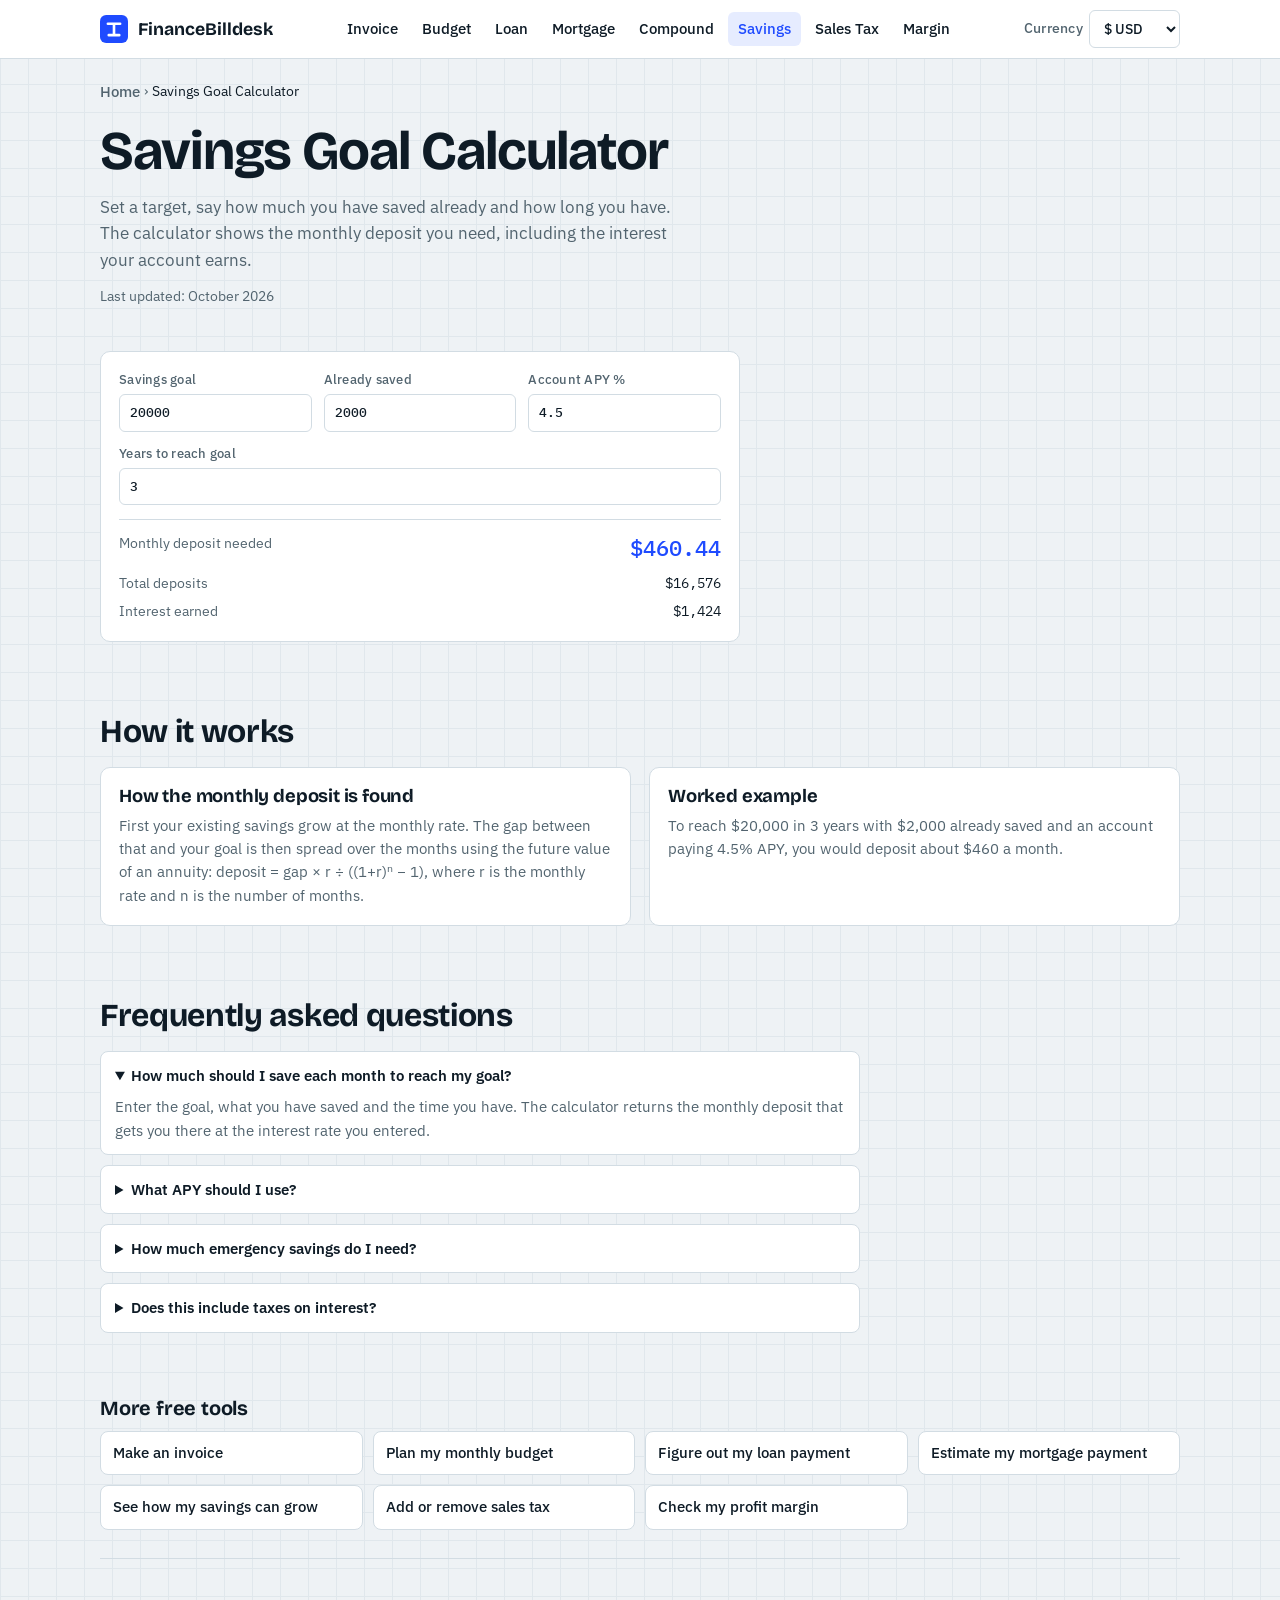
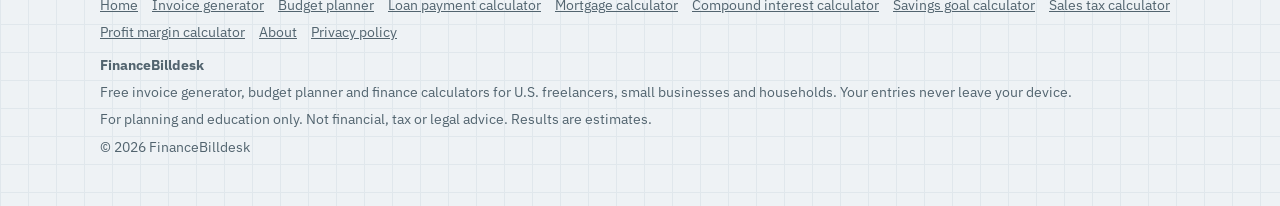
<file: savings-goal-calculator.html>
<!doctype html>
<html lang="en-US">
<head>
<meta charset="utf-8">
<meta name="viewport" content="width=device-width, initial-scale=1, viewport-fit=cover">
<title>Savings Goal Calculator | FinanceBilldesk</title>
<meta name="description" content="Find out how much to save each month to reach a savings goal. Enter your target, what you have saved and your account APY. Free savings goal calculator.">
<meta name="robots" content="index, follow, max-image-preview:large">
<link rel="canonical" href="https://www.financebilldesk.com/savings-goal-calculator.html">
<link rel="alternate" hreflang="en-us" href="https://www.financebilldesk.com/savings-goal-calculator.html">
<link rel="alternate" hreflang="x-default" href="https://www.financebilldesk.com/savings-goal-calculator.html">
<meta name="theme-color" content="#1F4BFF">
<meta property="og:type" content="website">
<meta property="og:locale" content="en_US">
<meta property="og:title" content="Savings Goal Calculator | FinanceBilldesk">
<meta property="og:description" content="Find out how much to save each month to reach a savings goal. Enter your target, what you have saved and your account APY. Free savings goal calculator.">
<meta property="og:url" content="https://www.financebilldesk.com/savings-goal-calculator.html">
<meta property="og:site_name" content="FinanceBilldesk">
<meta name="twitter:card" content="summary">
<meta name="twitter:title" content="Savings Goal Calculator | FinanceBilldesk">
<meta name="twitter:description" content="Find out how much to save each month to reach a savings goal. Enter your target, what you have saved and your account APY. Free savings goal calculator.">
<link rel="icon" href="data:image/svg+xml,%3Csvg xmlns='http://www.w3.org/2000/svg' viewBox='0 0 32 32'%3E%3Crect width='32' height='32' rx='7' fill='%231F4BFF'/%3E%3Cpath d='M9 10h14M16 10v13M10 23h12' stroke='white' stroke-width='3' stroke-linecap='round' fill='none'/%3E%3C/svg%3E">
<link rel="preconnect" href="https://fonts.googleapis.com">
<link rel="preconnect" href="https://fonts.gstatic.com" crossorigin>
<link rel="stylesheet" href="https://fonts.googleapis.com/css2?family=Bricolage+Grotesque:opsz,wght@12..96,500;12..96,700&family=IBM+Plex+Sans:wght@400;500;600&family=IBM+Plex+Mono:wght@400;500&display=swap">
<link rel="stylesheet" href="styles.css">
<script async src="https://pagead2.googlesyndication.com/pagead/js/adsbygoogle.js?client=ca-pub-6484114404141398" crossorigin="anonymous"></script>
<script type="application/ld+json">
{
  "@context": "https://schema.org",
  "@graph": [
    {
      "@type": "Organization",
      "@id": "https://www.financebilldesk.com/#org",
      "name": "FinanceBilldesk",
      "url": "https://www.financebilldesk.com/",
      "areaServed": {
        "@type": "Country",
        "name": "United States"
      }
    },
    {
      "@type": "WebApplication",
      "name": "Savings Goal Calculator",
      "url": "https://www.financebilldesk.com/savings-goal-calculator.html",
      "description": "Savings goal calculator that finds the monthly deposit needed to reach a target.",
      "inLanguage": "en-US",
      "applicationCategory": "FinanceApplication",
      "operatingSystem": "Any (web browser)",
      "isAccessibleForFree": true,
      "countriesSupported": "US",
      "dateModified": "2026-10-06",
      "offers": {
        "@type": "Offer",
        "price": "0",
        "priceCurrency": "USD"
      },
      "publisher": {
        "@id": "https://www.financebilldesk.com/#org"
      },
      "isPartOf": {
        "@type": "WebSite",
        "name": "FinanceBilldesk",
        "url": "https://www.financebilldesk.com/"
      }
    },
    {
      "@type": "FAQPage",
      "mainEntity": [
        {
          "@type": "Question",
          "name": "How much should I save each month to reach my goal?",
          "acceptedAnswer": {
            "@type": "Answer",
            "text": "Enter the goal, what you have saved and the time you have. The calculator returns the monthly deposit that gets you there at the interest rate you entered."
          }
        },
        {
          "@type": "Question",
          "name": "What APY should I use?",
          "acceptedAnswer": {
            "@type": "Answer",
            "text": "Use the APY your account pays today. High-yield savings accounts often pay more than traditional ones, but rates change, so use a conservative number."
          }
        },
        {
          "@type": "Question",
          "name": "How much emergency savings do I need?",
          "acceptedAnswer": {
            "@type": "Answer",
            "text": "A common guideline is three to six months of essential expenses. Use your monthly needs from the budget planner to set that target."
          }
        },
        {
          "@type": "Question",
          "name": "Does this include taxes on interest?",
          "acceptedAnswer": {
            "@type": "Answer",
            "text": "No. Interest earned in a regular savings account is generally taxable income. The result shows pre-tax figures."
          }
        }
      ]
    },
    {
      "@type": "BreadcrumbList",
      "itemListElement": [
        {
          "@type": "ListItem",
          "position": 1,
          "name": "Home",
          "item": "https://www.financebilldesk.com/"
        },
        {
          "@type": "ListItem",
          "position": 2,
          "name": "Savings Goal Calculator",
          "item": "https://www.financebilldesk.com/savings-goal-calculator.html"
        }
      ]
    }
  ]
}
</script>
</head>
<body>
<header class="bar noprint"><div class="wrap">
<a class="brand" href="index.html" aria-label="FinanceBilldesk home"><svg viewBox="0 0 32 32" aria-hidden="true"><rect width="32" height="32" rx="7" fill="var(--accent)"/><path d="M9 10h14M16 10v13M10 23h12" stroke="var(--accent-ink)" stroke-width="3" stroke-linecap="round" fill="none"/></svg>FinanceBilldesk</a>
<nav aria-label="Tools"><a href="invoice-generator.html">Invoice</a><a href="budget-planner.html">Budget</a><a href="loan-payment-calculator.html">Loan</a><a href="mortgage-calculator.html">Mortgage</a><a href="compound-interest-calculator.html">Compound</a><a href="savings-goal-calculator.html" aria-current="page">Savings</a><a href="sales-tax-calculator.html">Sales Tax</a><a href="profit-margin-calculator.html">Margin</a></nav>
<label class="cur" for="currency" style="flex-direction:row">Currency
<select id="currency" aria-label="Currency"><option value="USD" selected>$ USD</option><option value="CAD">C$ CAD</option><option value="GBP">£ GBP</option><option value="EUR">€ EUR</option><option value="AUD">A$ AUD</option><option value="INR">₹ INR</option><option value="AED">AED</option><option value="SGD">S$ SGD</option></select></label>
</div></header>
<main class="wrap" id="top">
<aside class="ad-slot noprint" data-slot="banner" aria-label="Advertisement"><div class="ad-label">Advertisement</div><div class="ad-box"></div></aside>
<nav class="crumbs noprint" aria-label="Breadcrumb"><a href="index.html">Home</a> › <span aria-current="page">Savings Goal Calculator</span></nav>
<div class="page-head noprint"><h1>Savings Goal Calculator</h1><p>Set a target, say how much you have saved already and how long you have. The calculator shows the monthly deposit you need, including the interest your account earns.</p><span class="updated">Last updated: October 2026</span></div>
<section class="tool single"><article class="panel card" id="goal"><div class="fields"><label>Savings goal<input id="sg-g" type="number" inputmode="decimal" min="0" step="any" value="20000"></label><label>Already saved<input id="sg-p" type="number" inputmode="decimal" min="0" step="any" value="2000"></label><label>Account APY %<input id="sg-r" type="number" inputmode="decimal" min="0" step="0.05" value="4.5"></label><label class="full">Years to reach goal<input id="sg-y" type="number" inputmode="decimal" min="0" step="0.5" value="3"></label></div><dl class="res" id="sg-out"></dl></article></section>
<aside class="ad-slot noprint" data-slot="mid" aria-label="Advertisement"><div class="ad-label">Advertisement</div><div class="ad-box"></div></aside>
<section class="tool noprint" aria-labelledby="h-guide"><div class="sec-head"><h2 id="h-guide">How it works</h2></div><div class="guide"><article class="panel"><h2 style="font-size:1.15rem">How the monthly deposit is found</h2><p>First your existing savings grow at the monthly rate. The gap between that and your goal is then spread over the months using the future value of an annuity: deposit = gap × r ÷ ((1+r)ⁿ − 1), where r is the monthly rate and n is the number of months.</p></article>
<article class="panel"><h2 style="font-size:1.15rem">Worked example</h2><p>To reach $20,000 in 3 years with $2,000 already saved and an account paying 4.5% APY, you would deposit about $460 a month.</p></article></div></section>
<section class="tool noprint" aria-labelledby="h-faq"><div class="sec-head"><h2 id="h-faq">Frequently asked questions</h2></div><div class="faq"><details open><summary>How much should I save each month to reach my goal?</summary><p>Enter the goal, what you have saved and the time you have. The calculator returns the monthly deposit that gets you there at the interest rate you entered.</p></details>
<details><summary>What APY should I use?</summary><p>Use the APY your account pays today. High-yield savings accounts often pay more than traditional ones, but rates change, so use a conservative number.</p></details>
<details><summary>How much emergency savings do I need?</summary><p>A common guideline is three to six months of essential expenses. Use your monthly needs from the budget planner to set that target.</p></details>
<details><summary>Does this include taxes on interest?</summary><p>No. Interest earned in a regular savings account is generally taxable income. The result shows pre-tax figures.</p></details></div></section>
<aside class="ad-slot noprint" data-slot="bottom" aria-label="Advertisement"><div class="ad-label">Advertisement</div><div class="ad-box"></div></aside>
<section class="more noprint" aria-labelledby="h-more"><h2 id="h-more">More free tools</h2><div class="mlinks"><a href="invoice-generator.html">Make an invoice</a><a href="budget-planner.html">Plan my monthly budget</a><a href="loan-payment-calculator.html">Figure out my loan payment</a><a href="mortgage-calculator.html">Estimate my mortgage payment</a><a href="compound-interest-calculator.html">See how my savings can grow</a><a href="sales-tax-calculator.html">Add or remove sales tax</a><a href="profit-margin-calculator.html">Check my profit margin</a></div></section>
</main>
<footer class="wrap noprint"><div class="flinks"><a href="index.html">Home</a><a href="invoice-generator.html">Invoice generator</a><a href="budget-planner.html">Budget planner</a><a href="loan-payment-calculator.html">Loan payment calculator</a><a href="mortgage-calculator.html">Mortgage calculator</a><a href="compound-interest-calculator.html">Compound interest calculator</a><a href="savings-goal-calculator.html">Savings goal calculator</a><a href="sales-tax-calculator.html">Sales tax calculator</a><a href="profit-margin-calculator.html">Profit margin calculator</a><a href="about.html">About</a><a href="privacy-policy.html">Privacy policy</a></div><strong>FinanceBilldesk</strong><span>Free invoice generator, budget planner and finance calculators for U.S. freelancers, small businesses and households. Your entries never leave your device.</span><span>For planning and education only. Not financial, tax or legal advice. Results are estimates.</span><span>© 2026 FinanceBilldesk</span></footer>
<script src="ads-config.js"></script>
<script src="ads.js"></script>
<script src="app.js"></script>
</body>
</html>
</file>
<file: styles.css>
/* Layout: sticky toolbar, short intro, then stacked tool sections on a graph-paper ground. Ink-blue accent, mono for every figure. */
:root{
  --bg:#EEF2F5; --grid:#E0E7EC; --surface:#FFFFFF; --ink:#0E1B26; --muted:#52646F;
  --line:#D2DCE3; --accent:#1F4BFF; --accent-ink:#FFFFFF; --accent-soft:#E6ECFF;
  --good:#0B7A53; --warn:#A35F00; --bad:#B3261E;
  --display:"Bricolage Grotesque","Segoe UI",system-ui,sans-serif;
  --body:"IBM Plex Sans","Segoe UI",system-ui,sans-serif;
  --mono:"IBM Plex Mono",ui-monospace,Menlo,Consolas,monospace;
}
@media (prefers-color-scheme:dark){
  :root:not([data-theme="light"]){
    --bg:#0B131A; --grid:#111C25; --surface:#131F29; --ink:#E7EEF3; --muted:#93A6B3;
    --line:#243645; --accent:#7D98FF; --accent-ink:#0B131A; --accent-soft:#1A2744;
    --good:#4CC796; --warn:#E3A33F; --bad:#F2877F; color-scheme:dark;
  }
}
:root[data-theme="dark"]{
  --bg:#0B131A; --grid:#111C25; --surface:#131F29; --ink:#E7EEF3; --muted:#93A6B3;
  --line:#243645; --accent:#7D98FF; --accent-ink:#0B131A; --accent-soft:#1A2744;
  --good:#4CC796; --warn:#E3A33F; --bad:#F2877F; color-scheme:dark;
}
*{box-sizing:border-box}
html{scroll-behavior:smooth}
@media (prefers-reduced-motion:reduce){html{scroll-behavior:auto}}
body{
  margin:0; padding-inline:16px; padding-block:0;
  font:400 15px/1.55 var(--body); color:var(--ink);
  background-color:var(--bg);
  background-image:linear-gradient(var(--grid) 1px,transparent 1px),linear-gradient(90deg,var(--grid) 1px,transparent 1px);
  background-size:28px 28px;
}
.wrap{max-width:1080px;margin-inline:auto}
h1,h2,h3{font-family:var(--display);line-height:1.1;margin:0;text-wrap:balance}
h1{font-size:clamp(2rem,6vw,3.4rem);font-weight:700;letter-spacing:-.02em}
h2{font-size:clamp(1.5rem,3.5vw,2rem);font-weight:700;letter-spacing:-.01em}
h3{font-size:1.15rem;font-weight:700}
p{margin:0}
a{color:var(--accent)}
:focus-visible{outline:2px solid var(--accent);outline-offset:2px}
.num,.mono{font-family:var(--mono);font-variant-numeric:tabular-nums}

/* top bar */
.bar{position:sticky;top:0;z-index:5;margin-inline:-16px;padding:10px 16px;background:var(--surface);border-bottom:1px solid var(--line)}
.bar .wrap{display:flex;align-items:center;gap:16px;flex-wrap:wrap;justify-content:space-between}
.brand{display:flex;align-items:center;gap:10px;font:700 1.2rem var(--display);color:var(--ink);text-decoration:none}
.brand svg{width:28px;height:28px}
nav{display:flex;gap:4px;flex-wrap:wrap;min-width:0}
nav a{padding:6px 10px;border-radius:6px;color:var(--ink);text-decoration:none;font-weight:500;font-size:.92rem}
nav a:hover{background:var(--accent-soft)}
.cur{display:flex;align-items:center;gap:6px;font-size:.85rem;color:var(--muted)}
select,input,textarea{font:inherit;color:var(--ink);background:var(--surface);border:1px solid var(--line);border-radius:6px;padding:8px 10px;min-width:0;width:100%}
select{width:auto}
input[type=number],.num-in{font-family:var(--mono)}
input:focus,select:focus,textarea:focus{border-color:var(--accent)}
label{display:flex;flex-direction:column;gap:4px;font-size:.8rem;font-weight:500;color:var(--muted);letter-spacing:.02em}

/* intro */
.intro{padding-block:44px 28px;display:grid;gap:16px;max-width:760px}
.intro p{font-size:1.1rem;color:var(--muted);max-width:60ch}
.chips{display:flex;gap:8px;flex-wrap:wrap}
.chip{padding:5px 12px;border:1px solid var(--line);border-radius:99px;background:var(--surface);font-size:.85rem;text-decoration:none;color:var(--ink)}
.chip:hover{border-color:var(--accent);color:var(--accent)}

section.tool{padding-block:36px;scroll-margin-top:70px}
.sec-head{display:grid;gap:6px;margin-bottom:18px;max-width:64ch}
.sec-head p{color:var(--muted)}
.panel{background:var(--surface);border:1px solid var(--line);border-radius:10px;padding:18px}
.grid2{display:grid;grid-template-columns:minmax(0,1fr) minmax(0,1fr);gap:18px;align-items:start}
.fields{display:grid;grid-template-columns:repeat(2,minmax(0,1fr));gap:12px}
.fields .full{grid-column:1/-1}
.btn{font:600 .9rem var(--body);padding:9px 14px;border-radius:6px;border:1px solid var(--line);background:var(--surface);color:var(--ink);cursor:pointer}
.btn:hover{border-color:var(--accent)}
.btn.primary{background:var(--accent);color:var(--accent-ink);border-color:var(--accent)}
.btn.ghost{padding:6px 10px;font-size:.8rem;color:var(--muted)}
.actions{display:flex;gap:8px;flex-wrap:wrap;margin-top:14px}
.hint{font-size:.8rem;color:var(--muted)}

/* line items */
.rows{display:grid;gap:8px;margin-top:6px}
.row{display:grid;grid-template-columns:minmax(0,1fr) 64px 92px 32px;gap:6px;align-items:center}
.row.b{grid-template-columns:minmax(0,1fr) 96px 104px 32px}
.row input,.row select{padding:7px 8px}
.x{width:32px;height:32px;padding:0;border:1px solid var(--line);border-radius:6px;background:var(--surface);color:var(--muted);cursor:pointer;font-size:1rem}
.x:hover{color:var(--bad);border-color:var(--bad)}
.colhead{display:grid;grid-template-columns:minmax(0,1fr) 64px 92px 32px;gap:6px;font-size:.72rem;color:var(--muted);text-transform:uppercase;letter-spacing:.06em;margin-top:14px}
.colhead.b{grid-template-columns:minmax(0,1fr) 96px 104px 32px}

/* invoice paper */
.paper{background:#fff;color:#14202A;border:1px solid var(--line);border-radius:4px;padding:22px;box-shadow:0 1px 0 var(--line),0 10px 24px -14px rgba(14,27,38,.35);font-size:.9rem;min-width:0}
.paper .top{display:flex;justify-content:space-between;gap:12px;flex-wrap:wrap;border-bottom:2px solid #14202A;padding-bottom:12px}
.paper h2{font-size:1.6rem;letter-spacing:.04em;text-transform:uppercase;color:#14202A}
.paper .meta{font-family:var(--mono);font-size:.78rem;line-height:1.7;text-align:right}
.paper .parties{display:grid;grid-template-columns:1fr 1fr;gap:12px;margin-block:14px;font-size:.85rem}
.paper .k{font-size:.68rem;text-transform:uppercase;letter-spacing:.08em;color:#5D6D79}
.tbl{overflow-x:auto}
.paper table{width:100%;border-collapse:collapse;font-size:.85rem}
.paper th{font-size:.68rem;text-transform:uppercase;letter-spacing:.07em;text-align:left;color:#5D6D79;border-bottom:1px solid #C9D3DA;padding:6px 4px}
.paper td{padding:7px 4px;border-bottom:1px dashed #D7DFE5;vertical-align:top}
.paper th.r,.paper td.r{text-align:right;font-family:var(--mono);white-space:nowrap}
.totals{margin-left:auto;margin-top:12px;width:min(260px,100%);display:grid;gap:4px;font-size:.88rem}
.totals div{display:flex;justify-content:space-between;gap:12px}
.totals .grand{border-top:2px solid #14202A;padding-top:6px;margin-top:4px;font-weight:600;font-size:1.05rem}
.paper .notes{margin-top:16px;font-size:.8rem;color:#43525D;white-space:pre-wrap}

/* budget */
.sum{display:grid;grid-template-columns:repeat(3,minmax(0,1fr));gap:10px;margin-bottom:16px}
.stat{border:1px solid var(--line);border-radius:8px;padding:10px 12px;min-width:0}
.stat .k{font-size:.72rem;text-transform:uppercase;letter-spacing:.07em;color:var(--muted)}
.stat .v{font:500 1.15rem var(--mono);overflow-wrap:anywhere}
.v.good{color:var(--good)}.v.bad{color:var(--bad)}
.grp{display:grid;gap:12px;margin-top:6px}
.grp .line{display:flex;justify-content:space-between;gap:10px;font-size:.88rem;flex-wrap:wrap}
.track{position:relative;height:12px;background:var(--accent-soft);border-radius:3px;margin-top:5px}
.fill{height:100%;background:var(--accent);border-radius:3px;max-width:100%}
.fill.over{background:var(--warn)}
.tick{position:absolute;top:-4px;bottom:-4px;width:2px;background:var(--ink)}

/* calculators */
.cards{display:grid;grid-template-columns:repeat(2,minmax(0,1fr));gap:18px}
.card{display:grid;gap:14px;align-content:start}
.card .fields{grid-template-columns:repeat(3,minmax(0,1fr))}
.res{display:grid;gap:6px;border-top:1px solid var(--line);padding-top:12px;margin:0}
.res div{display:flex;justify-content:space-between;gap:12px;font-size:.9rem}
.res dt{color:var(--muted)}
.res dd{margin:0;font-family:var(--mono);font-variant-numeric:tabular-nums;text-align:right}
.res .big dd{font-size:1.35rem;font-weight:500;color:var(--accent)}
.seg{display:inline-flex;border:1px solid var(--line);border-radius:6px;overflow:hidden}
.seg button{border:0;background:var(--surface);color:var(--ink);padding:7px 12px;font:500 .82rem var(--body);cursor:pointer}
.seg button[aria-pressed=true]{background:var(--accent);color:var(--accent-ink)}

/* content */
.guide{display:grid;grid-template-columns:repeat(2,minmax(0,1fr));gap:18px}
.guide article{display:grid;gap:8px;align-content:start}
.guide p,.faq p{color:var(--muted)}
.faq{display:grid;gap:10px;max-width:760px}
.faq details{background:var(--surface);border:1px solid var(--line);border-radius:8px;padding:12px 14px}
.faq summary{cursor:pointer;font-weight:600}
.faq details p{margin-top:8px}
code{font-family:var(--mono);font-size:.85em;background:var(--accent-soft);padding:1px 5px;border-radius:4px}
footer{padding-block:36px 48px;border-top:1px solid var(--line);color:var(--muted);font-size:.85rem;display:grid;gap:6px;max-width:760px}

@media (max-width:820px){
  .grid2,.cards,.guide{grid-template-columns:minmax(0,1fr)}
}
@media (max-width:480px){
  .fields,.card .fields{grid-template-columns:minmax(0,1fr)}
  .sum{grid-template-columns:minmax(0,1fr)}
  .paper .parties{grid-template-columns:1fr}
  .paper .meta{text-align:left}
}
@media print{
  body{background:#fff}
  .bar,.intro,.tool:not(#invoice) .sec-head,#invoice .sec-head,#invoice .editor,#budget,#calculators,#guide,#faq,footer,.noprint{display:none!important}
  #invoice{padding:0}.grid2{display:block}.paper{border:0;box-shadow:none;padding:0}
}

/* multi-page additions */
.crumbs{padding-top:22px;font-size:.85rem;color:var(--muted)}
.crumbs a{color:var(--muted);padding:0}
.crumbs [aria-current]{color:var(--ink)}
.page-head{padding-block:18px 8px;display:grid;gap:12px;max-width:760px}
.page-head p{font-size:1.08rem;color:var(--muted);max-width:60ch}
.single{max-width:640px}
.opts{display:grid;grid-template-columns:repeat(3,minmax(0,1fr));gap:16px}
.opt{display:grid;gap:8px;align-content:start;padding:18px;background:var(--surface);border:1px solid var(--line);border-radius:10px;color:var(--ink);text-decoration:none;transition:border-color .15s,transform .15s}
.opt:hover{border-color:var(--accent);transform:translateY(-2px)}
.opt .tag{justify-self:start;font-size:.7rem;font-weight:600;letter-spacing:.08em;text-transform:uppercase;padding:3px 9px;border-radius:99px;background:var(--accent-soft);color:var(--accent)}
.opt p{color:var(--muted);font-size:.92rem}
.opt .ex{font-family:var(--mono);font-size:.8rem;padding:8px 10px;border:1px dashed var(--line);border-radius:6px;overflow-wrap:anywhere}
.opt .go{font-weight:600;color:var(--accent);font-size:.9rem}
.why{display:grid;grid-template-columns:repeat(3,minmax(0,1fr));gap:16px;margin-top:8px}
.why p{color:var(--muted)}
.more{padding-block:28px}
.more h2{font-size:1.25rem;margin-bottom:12px}
.mlinks{display:grid;grid-template-columns:repeat(3,minmax(0,1fr));gap:10px}
.mlinks a{padding:10px 12px;border:1px solid var(--line);border-radius:8px;background:var(--surface);color:var(--ink);text-decoration:none;font-weight:500;font-size:.92rem}
.mlinks a:hover{border-color:var(--accent);color:var(--accent)}
nav a[aria-current=page]{background:var(--accent-soft);color:var(--accent)}
footer .flinks{display:flex;gap:6px 14px;flex-wrap:wrap;margin-bottom:6px}
footer .flinks a{color:var(--muted)}
@media (max-width:600px){.bar{position:static}}
.ad-slot{margin-block:8px}
.ad-slot[data-slot="banner"]{margin-top:14px}
.ad-slot .ad-label{font-size:.68rem;letter-spacing:.1em;text-transform:uppercase;color:var(--muted);text-align:center;margin-bottom:4px}
.ad-box{display:block;min-height:100px;overflow:hidden;text-align:center}
.ad-slot[data-slot="mid"] .ad-box{min-height:250px}
.ad-ph{display:grid;place-items:center;gap:4px;min-height:inherit;border:1px dashed var(--line);border-radius:8px;background:var(--surface);color:var(--muted);font:500 .8rem var(--mono);padding:12px}
.ad-ph b{color:var(--ink);font-family:var(--body);font-size:.95rem}
.ad-slot:has(ins[data-ad-status="unfilled"]){display:none}
@media (max-width:600px){.ad-slot[data-slot="bottom"] .ad-box{min-height:250px}}
.legal{max-width:760px;display:grid;gap:14px;padding-block:8px 24px}
.legal h2{font-size:1.2rem;margin-top:10px}
.legal p,.legal li{color:var(--muted)}
.legal ul{margin:0;padding-left:20px;display:grid;gap:6px}
.guide.one{grid-template-columns:minmax(0,1fr);max-width:760px}
@media (max-width:820px){.opts,.why,.mlinks{grid-template-columns:repeat(2,minmax(0,1fr))}}
@media (max-width:540px){.opts,.why,.mlinks{grid-template-columns:minmax(0,1fr)}}

/* usa */
.updated{font-size:.85rem;color:var(--muted)}
.opts{grid-template-columns:repeat(4,minmax(0,1fr))}
@media (max-width:960px){.opts{grid-template-columns:repeat(2,minmax(0,1fr))}}
@media (max-width:540px){.opts{grid-template-columns:minmax(0,1fr)}}
.mlinks{grid-template-columns:repeat(4,minmax(0,1fr))}
@media (max-width:960px){.mlinks{grid-template-columns:repeat(2,minmax(0,1fr))}}
@media (max-width:540px){.mlinks{grid-template-columns:minmax(0,1fr)}}
.brand{font-size:1.1rem}
</file>
